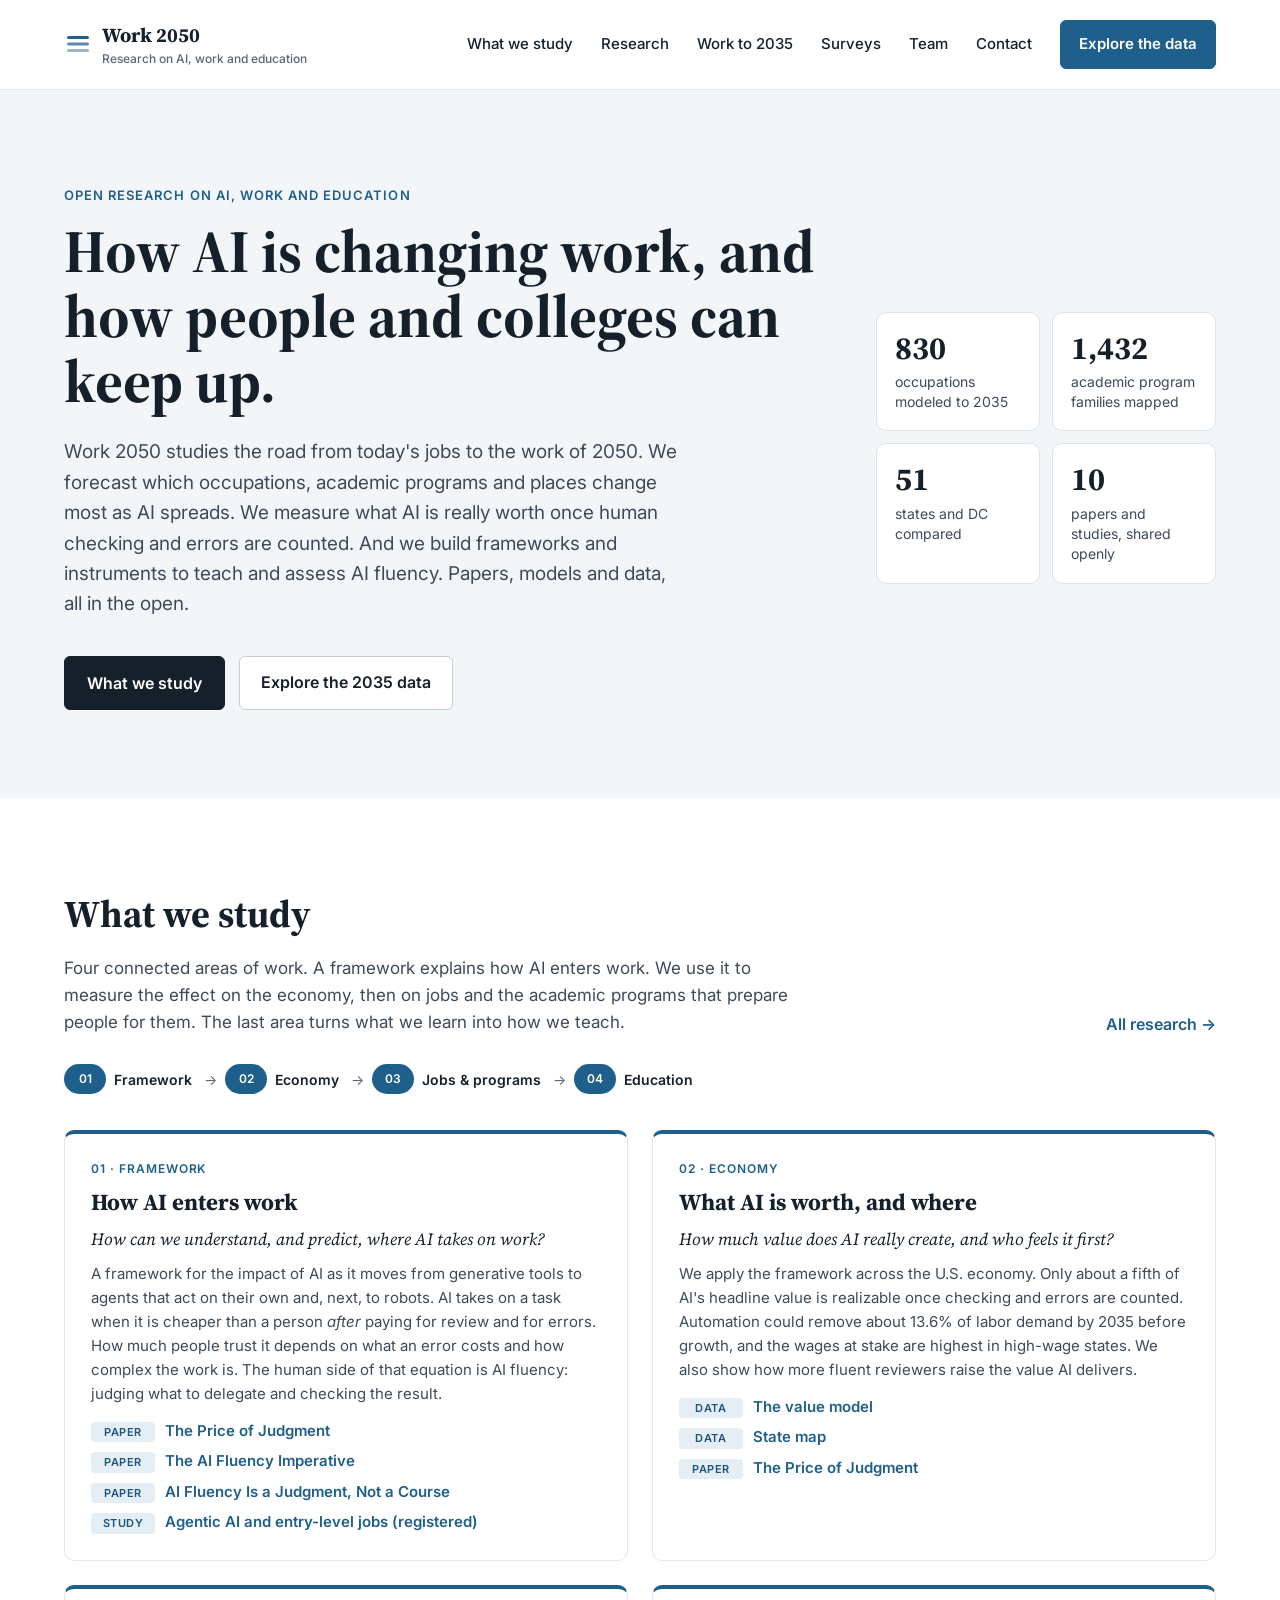
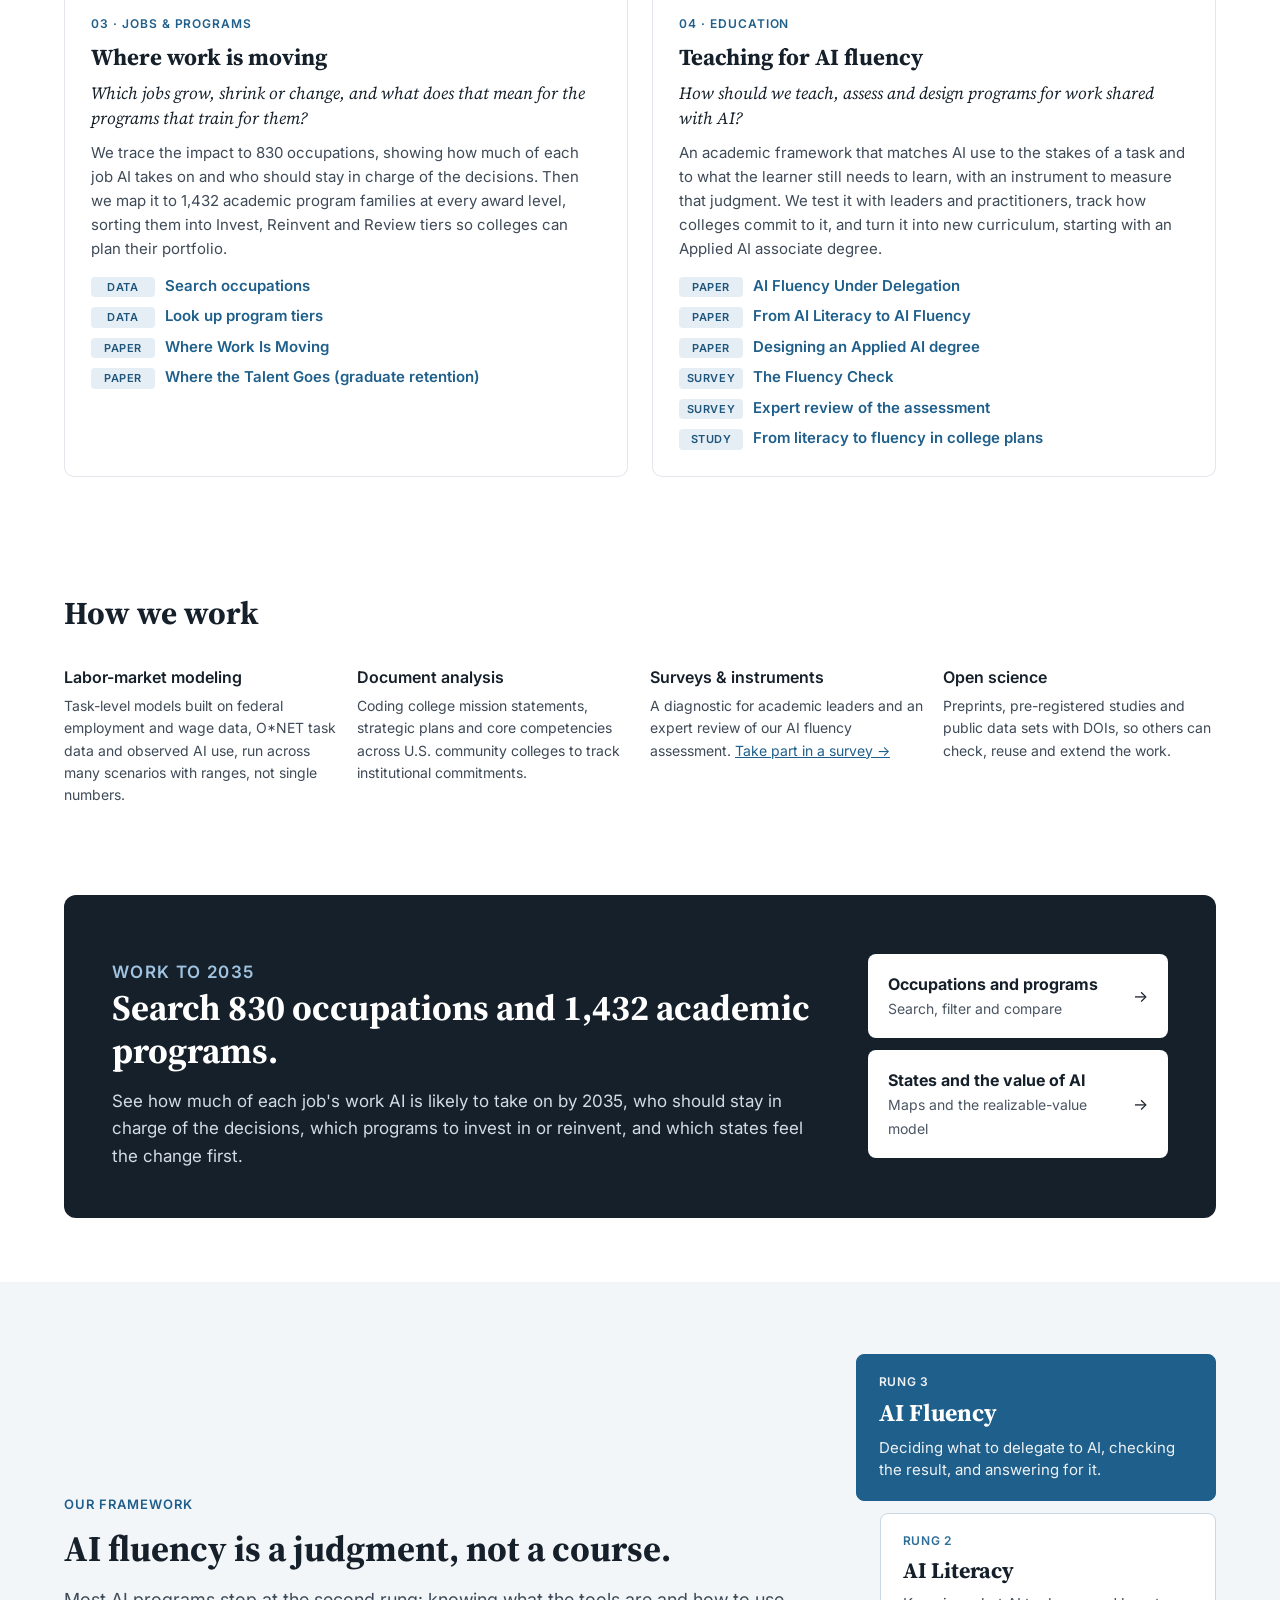
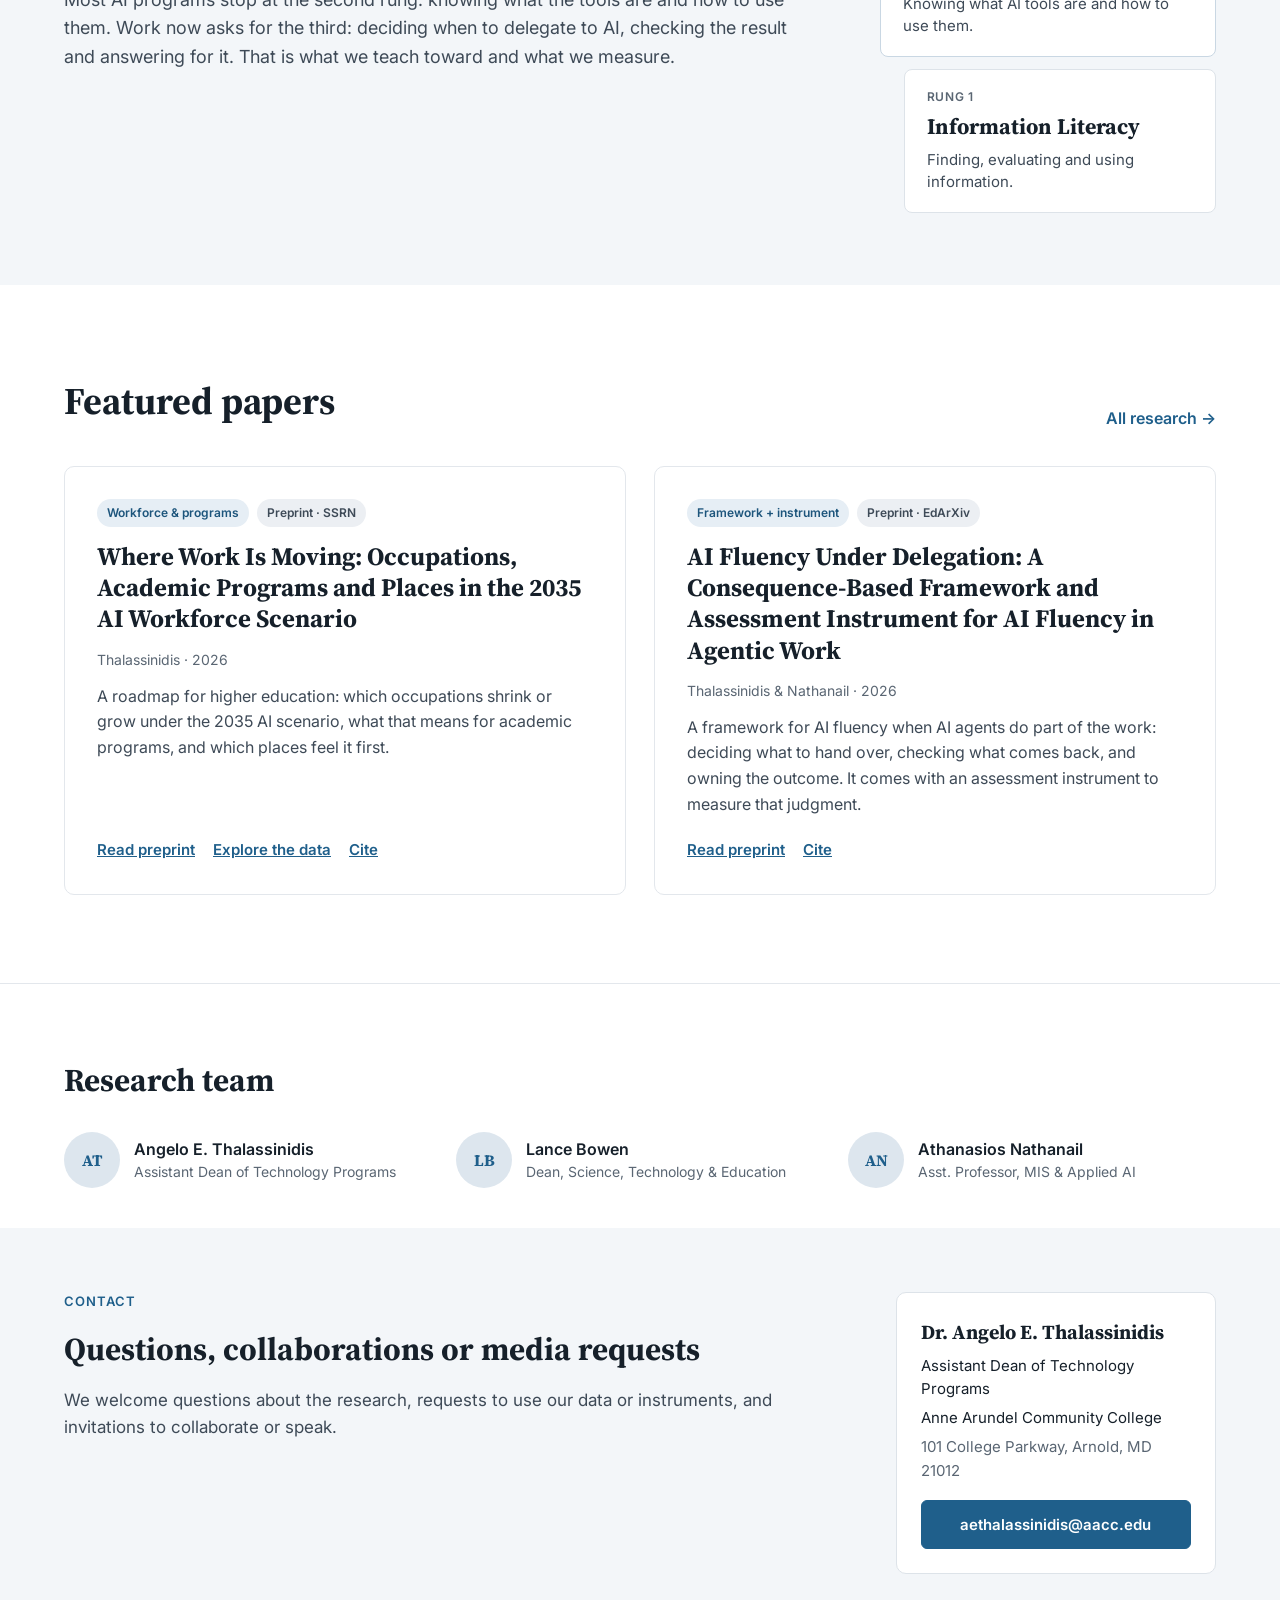
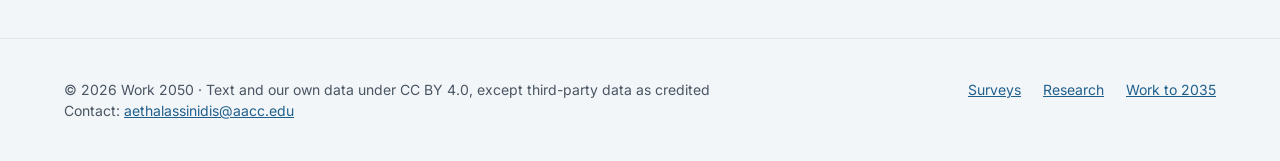
<file: index.html>
<!doctype html>
<html lang="en">
<head>
<meta charset="utf-8">
<meta name="viewport" content="width=device-width, initial-scale=1">
<title>Work 2050 — Research on AI, work and education</title>
<meta name="description" content="Open research on how AI is changing work: labor forecasts by occupation, program and state; the economics of human judgment; and how to teach and measure AI fluency.">
<link rel="preconnect" href="https://fonts.googleapis.com">
<link rel="preconnect" href="https://fonts.gstatic.com" crossorigin>
<link href="https://fonts.googleapis.com/css2?family=Source+Serif+4:opsz,wght@8..60,400;8..60,600;8..60,700&family=Inter:wght@400;500;600&display=swap" rel="stylesheet">
<link rel="stylesheet" href="assets/site.css">
<link rel="icon" href="data:image/svg+xml,%3Csvg xmlns='http://www.w3.org/2000/svg' viewBox='0 0 28 28'%3E%3Crect x='3' y='19' width='22' height='3' rx='1.5' fill='%239DB3C6'/%3E%3Crect x='3' y='12.5' width='22' height='3' rx='1.5' fill='%235D88AC'/%3E%3Crect x='3' y='6' width='22' height='3' rx='1.5' fill='%231F5F8B'/%3E%3C/svg%3E">
</head>
<body>
<a class="skip" href="#main">Skip to content</a>
<header class="site-header">
<div class="wrap">
<a class="brand" href="index.html">
<svg width="28" height="28" viewBox="0 0 28 28" aria-hidden="true"><rect x="3" y="19" width="22" height="3" rx="1.5" fill="#9DB3C6"/><rect x="3" y="12.5" width="22" height="3" rx="1.5" fill="#5D88AC"/><rect x="3" y="6" width="22" height="3" rx="1.5" fill="#1F5F8B"/></svg>
<span>Work 2050<small>Research on AI, work and education</small></span>
</a>
<nav class="nav" aria-label="Main">
<a href="index.html#what-we-study">What we study</a>
<a href="research.html">Research</a>
<a href="work-2035.html">Work to 2035</a>
<a href="surveys.html">Surveys</a>
<a href="index.html#team">Team</a>
<a href="index.html#contact">Contact</a>
<a class="btn btn-primary" href="work-2035.html">Explore the data</a>
</nav>
</div>
</header>

<main id="main">
<section class="band">
<div class="wrap hero">
<div>
<p class="eyebrow">Open research on AI, work and education</p>
<h1>How AI is changing work, and how people and colleges can keep up.</h1>
<p class="lede">Work 2050 studies the road from today's jobs to the work of 2050. We forecast which occupations, academic programs and places change most as AI spreads. We measure what AI is really worth once human checking and errors are counted. And we build frameworks and instruments to teach and assess AI fluency. Papers, models and data, all in the open.</p>
<div class="actions">
<a class="btn btn-dark" href="#what-we-study">What we study</a>
<a class="btn btn-light" href="work-2035.html">Explore the 2035 data</a>
</div>
</div>
<div class="glance" aria-label="The program at a glance">
<div><b>830</b><span>occupations modeled to 2035</span></div>
<div><b>1,432</b><span>academic program families mapped</span></div>
<div><b>51</b><span>states and DC compared</span></div>
<div><b>10</b><span>papers and studies, shared openly</span></div>
</div>
</div>
</section>

<section class="wrap section" id="what-we-study" style="scroll-margin-top: 16px">
<div class="section-head">
<div>
<h2>What we study</h2>
<p class="lede" style="margin: 12px 0 0; font-size: 17px">Four connected areas of work. A framework explains how AI enters work. We use it to measure the effect on the economy, then on jobs and the academic programs that prepare people for them. The last area turns what we learn into how we teach.</p>
</div>
<a href="research.html" style="font-weight: 600; text-decoration: none">All research →</a>
</div>
<ol class="flow" aria-label="How the four areas connect">
<li>Framework</li><li>Economy</li><li>Jobs &amp; programs</li><li>Education</li>
</ol>
<div class="streams">
<article class="stream">
<div class="num">01 · FRAMEWORK</div>
<h3>How AI enters work</h3>
<p class="q">How can we understand, and predict, where AI takes on work?</p>
<p>A framework for the impact of AI as it moves from generative tools to agents that act on their own and, next, to robots. AI takes on a task when it is cheaper than a person <em>after</em> paying for review and for errors. How much people trust it depends on what an error costs and how complex the work is. The human side of that equation is AI fluency: judging what to delegate and checking the result.</p>
<ul>
<li><span class="tag">Paper</span><a href="research.html#judgment">The Price of Judgment</a></li>
<li><span class="tag">Paper</span><a href="research.html#imperative">The AI Fluency Imperative</a></li>
<li><span class="tag">Paper</span><a href="research.html#judgment-course">AI Fluency Is a Judgment, Not a Course</a></li>
<li><span class="tag">Study</span><a href="research.html#prereg">Agentic AI and entry-level jobs (registered)</a></li>
</ul>
</article>
<article class="stream">
<div class="num">02 · ECONOMY</div>
<h3>What AI is worth, and where</h3>
<p class="q">How much value does AI really create, and who feels it first?</p>
<p>We apply the framework across the U.S. economy. Only about a fifth of AI's headline value is realizable once checking and errors are counted. Automation could remove about 13.6% of labor demand by 2035 before growth, and the wages at stake are highest in high-wage states. We also show how more fluent reviewers raise the value AI delivers.</p>
<ul>
<li><span class="tag">Data</span><a href="work-2035.html#value">The value model</a></li>
<li><span class="tag">Data</span><a href="work-2035.html#states">State map</a></li>
<li><span class="tag">Paper</span><a href="research.html#judgment">The Price of Judgment</a></li>
</ul>
</article>
<article class="stream">
<div class="num">03 · JOBS &amp; PROGRAMS</div>
<h3>Where work is moving</h3>
<p class="q">Which jobs grow, shrink or change, and what does that mean for the programs that train for them?</p>
<p>We trace the impact to 830 occupations, showing how much of each job AI takes on and who should stay in charge of the decisions. Then we map it to 1,432 academic program families at every award level, sorting them into Invest, Reinvent and Review tiers so colleges can plan their portfolio.</p>
<ul>
<li><span class="tag">Data</span><a href="work-2035.html#occupations">Search occupations</a></li>
<li><span class="tag">Data</span><a href="work-2035.html#programs">Look up program tiers</a></li>
<li><span class="tag">Paper</span><a href="research.html#moving">Where Work Is Moving</a></li>
<li><span class="tag">Paper</span><a href="research.html#talent">Where the Talent Goes (graduate retention)</a></li>
</ul>
</article>
<article class="stream">
<div class="num">04 · EDUCATION</div>
<h3>Teaching for AI fluency</h3>
<p class="q">How should we teach, assess and design programs for work shared with AI?</p>
<p>An academic framework that matches AI use to the stakes of a task and to what the learner still needs to learn, with an instrument to measure that judgment. We test it with leaders and practitioners, track how colleges commit to it, and turn it into new curriculum, starting with an Applied AI associate degree.</p>
<ul>
<li><span class="tag">Paper</span><a href="research.html#delegation">AI Fluency Under Delegation</a></li>
<li><span class="tag">Paper</span><a href="research.html#literacy-fluency">From AI Literacy to AI Fluency</a></li>
<li><span class="tag">Paper</span><a href="research.html#program">Designing an Applied AI degree</a></li>
<li><span class="tag">Survey</span><a href="fluency-check.html">The Fluency Check</a></li>
<li><span class="tag">Survey</span><a href="expert-review.html">Expert review of the assessment</a></li>
<li><span class="tag">Study</span><a href="research.html#ladder">From literacy to fluency in college plans</a></li>
</ul>
</article>
</div>
</section>

<section class="wrap section">
<h2 style="font-size: 32px">How we work</h2>
<div class="methods">
<div class="method"><h3>Labor-market modeling</h3><p>Task-level models built on federal employment and wage data, O*NET task data and observed AI use, run across many scenarios with ranges, not single numbers.</p></div>
<div class="method"><h3>Document analysis</h3><p>Coding college mission statements, strategic plans and core competencies across U.S. community colleges to track institutional commitments.</p></div>
<div class="method"><h3>Surveys &amp; instruments</h3><p>A diagnostic for academic leaders and an expert review of our AI fluency assessment. <a href="surveys.html">Take part in a survey →</a></p></div>
<div class="method"><h3>Open science</h3><p>Preprints, pre-registered studies and public data sets with DOIs, so others can check, reuse and extend the work.</p></div>
</div>
</section>

<section class="wrap" style="padding-top: 64px; padding-bottom: 64px">
<div class="feature">
<div>
<p class="eyebrow">Work to 2035</p>
<h2>Search 830 occupations and 1,432 academic programs.</h2>
<p>See how much of each job's work AI is likely to take on by 2035, who should stay in charge of the decisions, which programs to invest in or reinvent, and which states feel the change first.</p>
</div>
<div class="feature-links">
<a href="work-2035.html#occupations"><span><strong>Occupations and programs</strong><span>Search, filter and compare</span></span><span aria-hidden="true">→</span></a>
<a href="work-2035.html#states"><span><strong>States and the value of AI</strong><span>Maps and the realizable-value model</span></span><span aria-hidden="true">→</span></a>
</div>
</div>
</section>

<section class="band" id="framework">
<div class="wrap ladder-row" style="padding-top: 72px; padding-bottom: 72px">
<div>
<p class="eyebrow">Our framework</p>
<h2 style="font-size: 36px; line-height: 1.15">AI fluency is a judgment, not a course.</h2>
<p class="lede" style="margin: 16px 0 0">Most AI programs stop at the second rung: knowing what the tools are and how to use them. Work now asks for the third: deciding when to delegate to AI, checking the result and answering for it. That is what we teach toward and what we measure.</p>
</div>
<div class="ladder">
<div class="rung r3"><div class="lvl">RUNG 3</div><div class="nm" style="font-size: 24px">AI Fluency</div><p>Deciding what to delegate to AI, checking the result, and answering for it.</p></div>
<div class="rung r2"><div class="lvl" style="color: #2F6E98">RUNG 2</div><div class="nm">AI Literacy</div><p>Knowing what AI tools are and how to use them.</p></div>
<div class="rung r1"><div class="lvl">RUNG 1</div><div class="nm">Information Literacy</div><p>Finding, evaluating and using information.</p></div>
</div>
</div>
</section>

<section class="wrap section">
<div class="section-head">
<h2>Featured papers</h2>
<a href="research.html" style="font-weight: 600; text-decoration: none">All research →</a>
</div>
<div class="grid-2">
<article class="card">
<div class="chips"><span class="chip chip-blue">Workforce &amp; programs</span><span class="chip chip-gray">Preprint · SSRN</span></div>
<h3>Where Work Is Moving: Occupations, Academic Programs and Places in the 2035 AI Workforce Scenario</h3>
<p class="muted" style="margin: 0; font-size: 14px">Thalassinidis · 2026</p>
<p style="margin: 0; font-size: 16px; line-height: 1.6; color: var(--ink-2)">A roadmap for higher education: which occupations shrink or grow under the 2035 AI scenario, what that means for academic programs, and which places feel it first.</p>
<div class="links"><a href="https://papers.ssrn.com/abstract=7679758">Read preprint</a><a href="work-2035.html">Explore the data</a><a href="research.html#moving">Cite</a></div>
</article>
<article class="card">
<div class="chips"><span class="chip chip-blue">Framework + instrument</span><span class="chip chip-gray">Preprint · EdArXiv</span></div>
<h3>AI Fluency Under Delegation: A Consequence-Based Framework and Assessment Instrument for AI Fluency in Agentic Work</h3>
<p class="muted" style="margin: 0; font-size: 14px">Thalassinidis &amp; Nathanail · 2026</p>
<p style="margin: 0; font-size: 16px; line-height: 1.6; color: var(--ink-2)">A framework for AI fluency when AI agents do part of the work: deciding what to hand over, checking what comes back, and owning the outcome. It comes with an assessment instrument to measure that judgment.</p>
<div class="links"><a href="https://doi.org/10.35542/osf.io/rmdse_v1">Read preprint</a><a href="research.html#delegation">Cite</a></div>
</article>
</div>
</section>

<section id="team" style="border-top: 1px solid var(--line); margin-top: 64px">
<div class="wrap" style="padding-top: 72px; padding-bottom: 40px">
<h2 style="font-size: 32px">Research team</h2>
<div class="team">
<div class="person"><div class="avatar" aria-hidden="true">AT</div><div><div class="nm">Angelo E. Thalassinidis</div><div class="rl">Assistant Dean of Technology Programs</div></div></div>
<div class="person"><div class="avatar" aria-hidden="true">LB</div><div><div class="nm">Lance Bowen</div><div class="rl">Dean, Science, Technology &amp; Education</div></div></div>
<div class="person"><div class="avatar" aria-hidden="true">AN</div><div><div class="nm">Athanasios Nathanail</div><div class="rl">Asst. Professor, MIS &amp; Applied AI</div></div></div>
</div>
</div>
</section>
<section id="contact" class="band" style="scroll-margin-top: 16px">
<div class="wrap" style="padding-top: 64px; padding-bottom: 64px; display: flex; flex-wrap: wrap; gap: 40px; align-items: flex-start">
<div style="flex: 999 1 460px; min-width: 0">
<p class="eyebrow">Contact</p>
<h2 style="font-size: 32px">Questions, collaborations or media requests</h2>
<p class="lede" style="margin: 14px 0 0; font-size: 17px">We welcome questions about the research, requests to use our data or instruments, and invitations to collaborate or speak.</p>
</div>
<address style="flex: 1 1 320px; min-width: 0; font-style: normal; background: #FFFFFF; border: 1px solid #DDE3E9; border-radius: 10px; padding: 24px; display: grid; gap: 6px; font-size: 15px; line-height: 1.55">
<strong style="font-family: var(--serif); font-size: 20px">Dr. Angelo E. Thalassinidis</strong>
<span>Assistant Dean of Technology Programs</span>
<span>Anne Arundel Community College</span>
<span class="muted">101 College Parkway, Arnold, MD 21012</span>
<a class="btn btn-primary" style="margin-top: 12px; text-align: center" href="mailto:aethalassinidis@aacc.edu">aethalassinidis@aacc.edu</a>
</address>
</div>
</section>
</main>

<footer class="site-footer" style="margin-top: 0">
<div class="wrap">
<div>© 2026 Work 2050 · Text and our own data under CC BY 4.0, except third-party data as credited<br>Contact: <a href="mailto:aethalassinidis@aacc.edu">aethalassinidis@aacc.edu</a></div>
<nav aria-label="Footer"><a href="surveys.html">Surveys</a><a href="research.html">Research</a><a href="work-2035.html">Work to 2035</a></nav>
</div>
</footer>
</body>
</html>
</file>
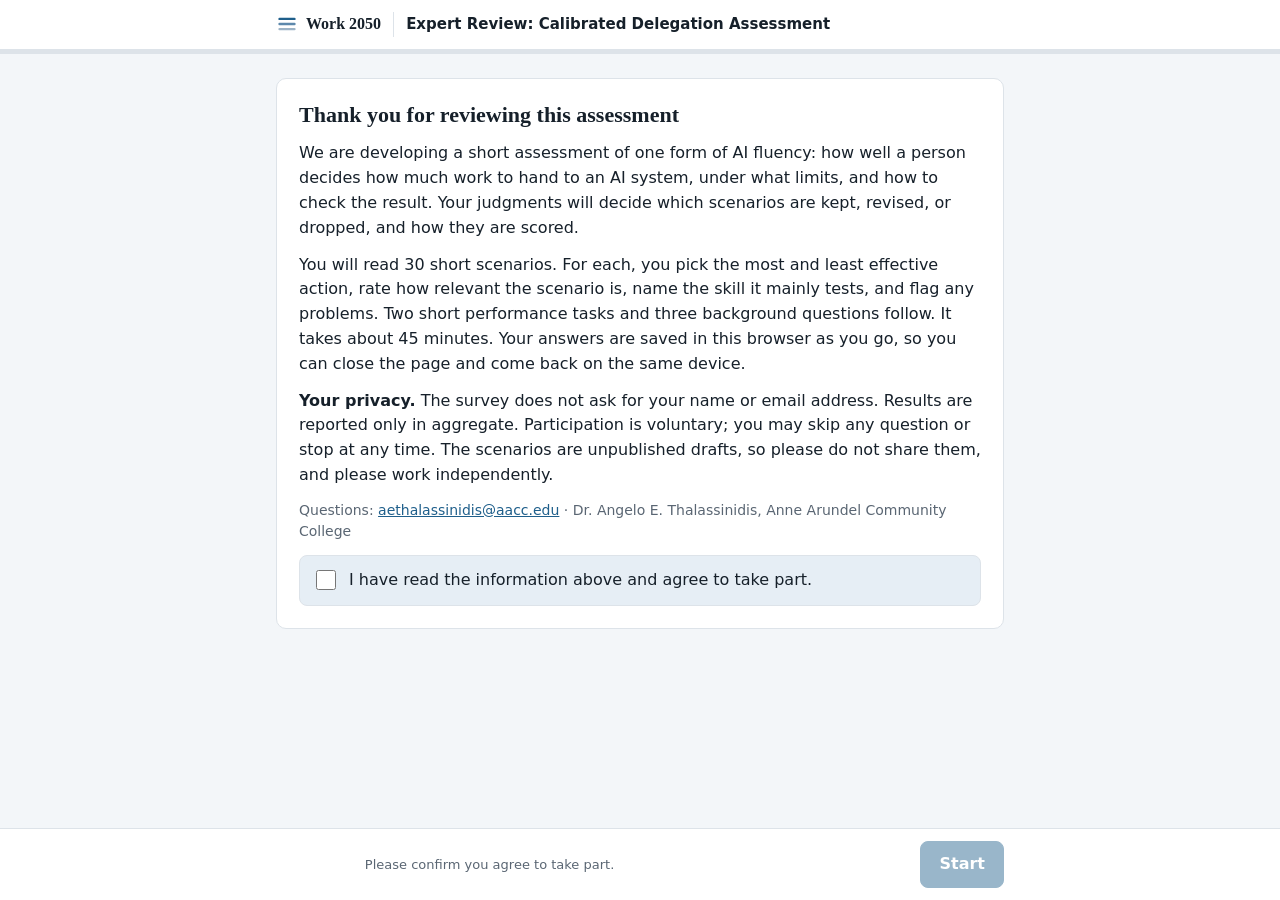
<file: delegation-scenarios.html>
<!doctype html>
<html lang="en"><head><meta charset="utf-8"><meta name="viewport" content="width=device-width, initial-scale=1">
<title>Moved — Work 2050</title><meta name="robots" content="noindex">
<meta http-equiv="refresh" content="0; url=expert-review.html"><link rel="canonical" href="https://work2050.org/expert-review.html"></head>
<body style="font-family: system-ui, sans-serif; padding: 24px">This survey has moved to <a href="expert-review.html">the expert review</a>.</body></html>
</file>
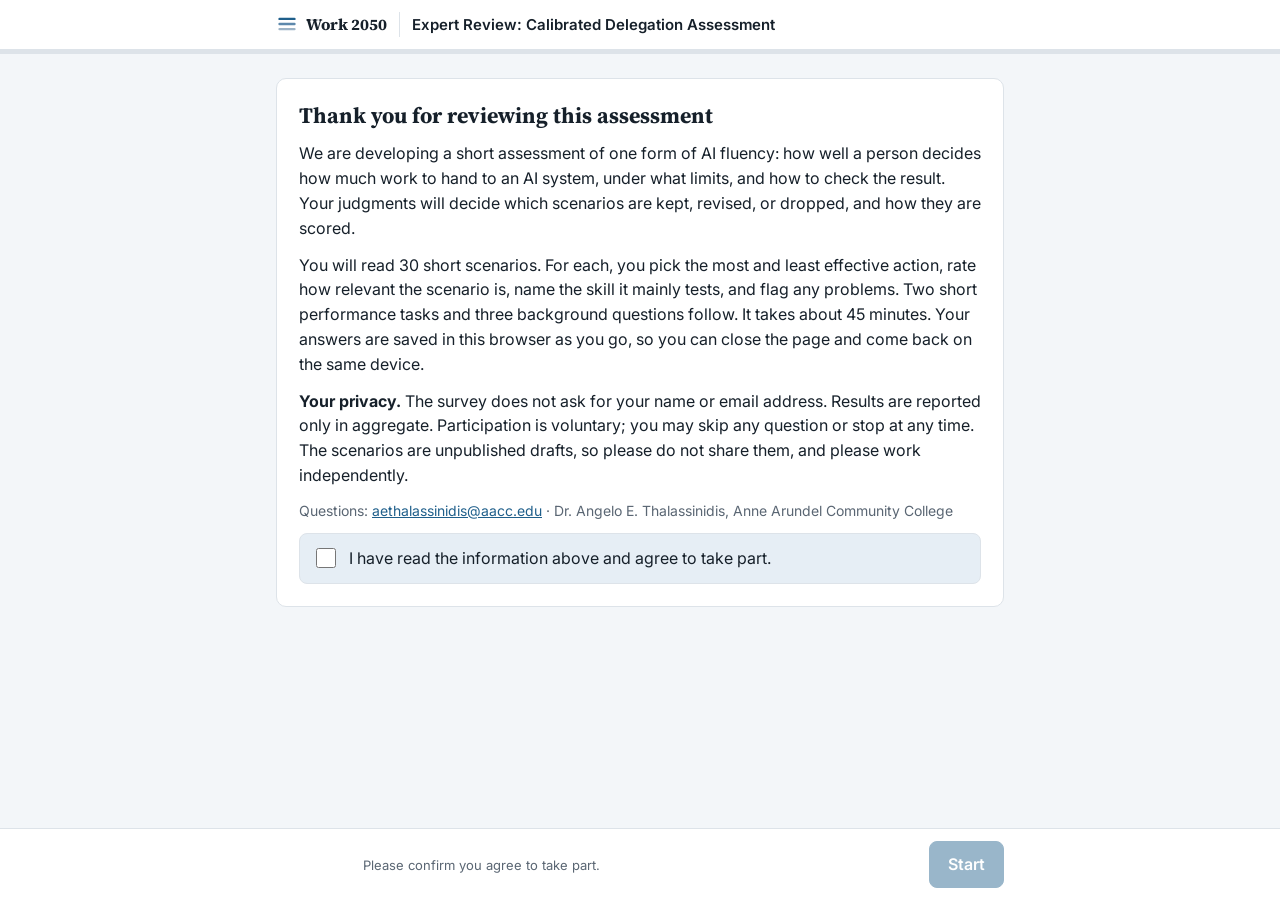
<file: expert-review.html>
<!doctype html>
<html lang="en">
<head>
<meta charset="utf-8">
<meta name="viewport" content="width=device-width, initial-scale=1">
<title>Expert Review: Calibrated Delegation Assessment — Work 2050</title>
<link rel="preconnect" href="https://fonts.googleapis.com">
<link rel="preconnect" href="https://fonts.gstatic.com" crossorigin>
<link href="https://fonts.googleapis.com/css2?family=Source+Serif+4:opsz,wght@8..60,600;8..60,700&family=Inter:wght@400;500;600;700&display=swap" rel="stylesheet">
<link rel="icon" href="data:image/svg+xml,%3Csvg xmlns='http://www.w3.org/2000/svg' viewBox='0 0 28 28'%3E%3Crect x='3' y='19' width='22' height='3' rx='1.5' fill='%239DB3C6'/%3E%3Crect x='3' y='12.5' width='22' height='3' rx='1.5' fill='%235D88AC'/%3E%3Crect x='3' y='6' width='22' height='3' rx='1.5' fill='%231F5F8B'/%3E%3C/svg%3E">
<meta name="robots" content="noindex">
<style>
  :root{
    --ink:#16202A; --muted:#5A6673; --line:#DDE3E9; --bg:#F3F6F9; --card:#ffffff;
    --accent:#1F5F8B; --accent-soft:#E6EEF5; --warn:#9a3412; --warn-soft:#fff4ec; --ok:#166534;
  }
  *{box-sizing:border-box}
  body{margin:0;background:var(--bg);color:var(--ink);font:16px/1.55 Inter,system-ui,-apple-system,"Segoe UI",Roboto,sans-serif}
  h2,h3{font-family:"Source Serif 4",Georgia,serif}
  .brand{display:flex;align-items:center;gap:8px;text-decoration:none;color:var(--ink);font-family:"Source Serif 4",Georgia,serif;font-weight:700;font-size:16px;white-space:nowrap;padding-right:12px;border-right:1px solid var(--line)}
  a{color:var(--accent)}
  header{position:sticky;top:0;z-index:5;background:var(--card);border-bottom:1px solid var(--line)}
  .bar{max-width:760px;margin:0 auto;padding:12px 16px;display:flex;align-items:center;gap:12px}
  .bar h1{font-size:15px;font-weight:600;margin:0;flex:1;white-space:nowrap;overflow:hidden;text-overflow:ellipsis}
  .count{font-size:13px;color:var(--muted);white-space:nowrap}
  .progress{height:4px;background:var(--line)}
  .progress>div{height:100%;width:0;background:var(--accent);transition:width .25s}
  main{max-width:760px;margin:0 auto;padding:24px 16px 120px}
  .card{background:var(--card);border:1px solid var(--line);border-radius:10px;padding:22px;margin-bottom:16px}
  h2{font-size:22px;line-height:1.3;margin:0 0 12px}
  h3{font-size:16px;margin:0 0 8px}
  p{margin:0 0 12px}
  .muted{color:var(--muted);font-size:14px}
  ul.defs{padding-left:20px;margin:0 0 12px} ul.defs li{margin-bottom:6px}
  .stem{font-size:17px;margin-bottom:16px}
  table.opts{width:100%;border-collapse:collapse}
  table.opts th{font-size:12px;text-transform:uppercase;letter-spacing:.04em;color:var(--muted);font-weight:600;text-align:center;padding:0 4px 6px}
  table.opts th:nth-child(2){text-align:left}
  table.opts td{border-top:1px solid var(--line);padding:12px 4px;vertical-align:top}
  td.letter{font-weight:700;width:28px;color:var(--accent)}
  td.pick{width:64px;text-align:center}
  td.pick input{width:20px;height:20px;accent-color:var(--accent);cursor:pointer;margin-top:2px}
  tr.is-best td.text{background:#eef6ef} tr.is-worst td.text{background:var(--warn-soft)}
  .q{margin-top:20px}
  .q-label{font-weight:600;margin-bottom:8px;display:block}
  .seg{display:grid;grid-template-columns:repeat(4,1fr);gap:8px}
  .seg label{border:1px solid var(--line);border-radius:8px;padding:10px 8px;cursor:pointer;font-size:14px;text-align:center;background:#fff}
  .seg label small{display:block;color:var(--muted);font-size:12px;margin-top:2px}
  .seg input{position:absolute;opacity:0;pointer-events:none}
  .seg label:has(input:checked){border-color:var(--accent);background:var(--accent-soft);box-shadow:inset 0 0 0 1px var(--accent)}
  .seg label:has(input:focus-visible){outline:2px solid var(--accent);outline-offset:2px}
  .checks label{display:flex;gap:10px;align-items:flex-start;padding:6px 0;cursor:pointer}
  .checks input{width:18px;height:18px;margin-top:3px;accent-color:var(--accent)}
  textarea{width:100%;min-height:80px;border:1px solid var(--line);border-radius:8px;padding:10px;font:inherit;resize:vertical}
  select{width:100%;border:1px solid var(--line);border-radius:8px;padding:10px;font:inherit;background:#fff}
  .consent{display:flex;gap:10px;align-items:flex-start;padding:12px;border:1px solid var(--line);border-radius:8px;background:var(--accent-soft);cursor:pointer}
  .consent input{width:20px;height:20px;margin-top:2px;accent-color:var(--accent)}
  nav.footer{position:fixed;bottom:0;left:0;right:0;background:var(--card);border-top:1px solid var(--line)}
  nav.footer .in{max-width:760px;margin:0 auto;padding:12px 16px;display:flex;gap:12px;align-items:center}
  nav.footer .msg{flex:1;font-size:13px;color:var(--muted)}
  button{font:inherit;border-radius:8px;padding:10px 18px;cursor:pointer;border:1px solid var(--line);background:#fff;color:var(--ink)}
  button.primary{background:var(--accent);border-color:var(--accent);color:#fff;font-weight:600}
  button:disabled{opacity:.45;cursor:not-allowed}
  .note{border-left:3px solid var(--warn);background:var(--warn-soft);padding:10px 12px;border-radius:4px;font-size:14px;margin-top:12px}
  .task-block{border-top:1px solid var(--line);padding-top:16px;margin-top:16px}
  .task-block:first-of-type{border-top:0;padding-top:0;margin-top:0}
  .task-body p{margin-bottom:8px;font-size:15px}
  .hp{position:absolute;left:-9999px;width:1px;height:1px;overflow:hidden}
  .jump{display:flex;flex-wrap:wrap;gap:6px;margin-top:8px}
  .jump button{padding:4px 8px;font-size:13px;min-width:38px}
  .jump button.done{background:var(--accent-soft);border-color:var(--accent)}
  @media (max-width:420px){ .bar h1{font-size:13px} }
  @media (max-width:560px){
    .seg{grid-template-columns:repeat(2,1fr)}
    td.pick{width:44px}
    .eff{display:none}
    table.opts td{padding:10px 2px}
    .card{padding:16px}
    h2{font-size:19px}
  }
</style>
</head>
<body>
<header>
  <div class="bar"><a class="brand" href="index.html" aria-label="Work 2050 home"><svg width="22" height="22" viewBox="0 0 28 28" aria-hidden="true"><rect x="3" y="19" width="22" height="3" rx="1.5" fill="#9DB3C6"/><rect x="3" y="12.5" width="22" height="3" rx="1.5" fill="#5D88AC"/><rect x="3" y="6" width="22" height="3" rx="1.5" fill="#1F5F8B"/></svg>Work 2050</a><h1>Expert Review: Calibrated Delegation Assessment</h1><span class="count" id="count"></span></div>
  <div class="progress"><div id="prog"></div></div>
</header>
<main id="main"></main>
<nav class="footer"><div class="in">
  <button id="back">Back</button>
  <span class="msg" id="msg"></span>
  <button class="primary" id="next">Next</button>
</div></nav>

<script>
// ---- Configuration -------------------------------------------------------
const ENDPOINT = "https://script.google.com/macros/s/AKfycbwKUMcSt0HNLmGMuJcJHfLGz3CJcgHGmQHCCcrhn2C08LFqmRmoTH7o3lmtfNmFePAt/exec";        // Apps Script web app (/exec) URL
const CONTACT = "aethalassinidis@aacc.edu";
const STORE = "cda_expert_review_v1";
const DATA = {"scenarios": [{"n": 1, "stem": "You are a student in an introductory statistics course. Your homework asks you to run a simple regression on a provided dataset and interpret the results. An AI assistant can run the analysis and write the interpretation.", "opts": {"A": "Set up and run the analysis yourself, write your interpretation, and then ask the AI to critique your interpretation.", "B": "Have the AI run the analysis, then check the assumption plots and confirm the coefficients make sense given the data.", "C": "Have the AI run the analysis and write the interpretation.", "D": "Run and interpret the analysis without any AI assistance."}}, {"n": 2, "stem": "An AI agent can manage your work calendar and schedule internal meetings with colleagues on your behalf.", "opts": {"A": "Allow the agent to propose and accept internal meetings within your working hours, but require your approval before it moves an existing meeting or accepts one with someone outside the organization.", "B": "Let the agent schedule meetings freely, and instruct it to use good judgment.", "C": "Schedule every meeting yourself by email.", "D": "Let the agent accept, decline, or move any meeting as it sees fit."}}, {"n": 3, "stem": "You are a developer with eight years of experience. A loop in an internal reporting script you maintain fails one of its tests, and an AI assistant built into your editor can propose a fix immediately.", "opts": {"A": "Accept the AI's fix and move on.", "B": "Trace the loop by hand, form a hypothesis about the error, and then compare it with the AI's explanation.", "C": "Have the AI propose a fix, review the change, and rerun the tests.", "D": "Avoid the AI entirely and work through the problem alone."}}, {"n": 4, "stem": "You are a charge nurse. An AI system summarizes the 40 shift logs on your unit each night for the morning handoff. You want to know whether it ever omits medication administration times.", "opts": {"A": "Read three summaries each morning to check that they are clear and complete.", "B": "Ask the AI system whether any medication entries were left out.", "C": "For a random sample of logs each week, compare every medication entry in the source log with the summary, and record any discrepancies.", "D": "Reread every summary carefully before each handoff."}}, {"n": 5, "stem": "Your help desk receives about 200 tickets a week. An AI tool can categorize each ticket and route it to the right support queue.", "opts": {"A": "Let the tool route tickets automatically, and review a weekly report of tickets that support staff had to reroute.", "B": "Approve each routing decision before the ticket moves to a queue.", "C": "Let the tool route tickets, and ask it to report its own accuracy each week.", "D": "Let the tool route tickets and also send users troubleshooting steps it generates, without staff review."}}, {"n": 6, "stem": "An AI assistant has summarized a new state regulation that changes financial aid eligibility. Advisors will use the summary when counseling students next week.", "opts": {"A": "Verify each eligibility rule in the summary against the text of the regulation, and check whether any exceptions were omitted.", "B": "Check that the summary is clear and written in an appropriate tone for advisors.", "C": "Ask the assistant to cite the sections of the regulation it relied on, and accept the summary if citations are provided.", "D": "Send the summary to advisors with a note that it was AI-generated."}}, {"n": 7, "stem": "You are a nursing student on a clinical rotation, working under a preceptor. You are assigned to complete the medication reconciliation for a newly admitted patient. An AI tool can generate a reconciled medication list from the patient's records.", "opts": {"A": "Have the AI generate the list, then verify each line against the source records and sign it.", "B": "Have the AI generate the reconciled list, and accept it.", "C": "Complete the reconciliation yourself and do not use the AI.", "D": "Complete the reconciliation yourself from the source records, have the AI flag any discrepancies in your list, and review both with your preceptor."}}, {"n": 8, "stem": "An AI agent has reorganized the 2,000 files in your personal project folder into subfolders by date and topic. It kept a backup of the original folder.", "opts": {"A": "Delete the backup now to save space.", "B": "Ask the agent to confirm that it did not misplace any files.", "C": "Check where every one of the 2,000 files went.", "D": "Open a sample of subfolders to confirm the files landed sensibly, and keep the backup for a week."}}, {"n": 9, "stem": "Your team meets weekly to coordinate routine work. An AI tool can summarize each meeting from the recording and post the summary to the team channel.", "opts": {"A": "Compare every summary line by line against your own notes before it is posted.", "B": "Have the tool rate its confidence in each summary, and post only the high-confidence ones.", "C": "Let the tool post the summaries directly, and ask attendees to correct anything they see is wrong.", "D": "Let the tool post the summaries and also assign action items, with deadlines, to named team members."}}, {"n": 10, "stem": "You are a staff accountant. An AI agent reconciles the month's bank transactions and proposes journal entries to close the books.", "opts": {"A": "Let the agent post routine matched entries below a set dollar threshold, and require your approval for unmatched items, entries above the threshold, and anything affecting a prior period.", "B": "Approve every journal entry individually.", "C": "Let the agent post all entries, and review the trial balance at month end.", "D": "Let the agent post all entries and flag the ones it is unsure about."}}, {"n": 11, "stem": "An AI security agent triaged 500 overnight alerts. It escalated 20 and closed 480 as false positives.", "opts": {"A": "Re-investigate all 480 closed alerts.", "B": "Ask the agent to re-review its closures and confirm them.", "C": "Investigate the 20 escalated alerts; the agent has handled the rest.", "D": "Re-investigate a random sample of the closed alerts plus every closed alert involving a privileged account."}}, {"n": 12, "stem": "You are a data analyst in your college's institutional research office. A dean has asked for a simple regression on a routine dataset, of a kind you have run many times. An AI assistant can run the analysis and write the interpretation.", "opts": {"A": "Set up and run the analysis yourself, write your interpretation, and then ask the AI to critique your interpretation.", "B": "Have the AI run the analysis, then check the assumption plots and confirm the coefficients make sense given the data.", "C": "Have the AI run the analysis and write the interpretation.", "D": "Run and interpret the analysis without any AI assistance."}}, {"n": 13, "stem": "You are a pharmacy technician at a retail pharmacy. While processing a new prescription, you use an AI assistant to check for interactions with the patient's other medications. It reports no interactions.", "opts": {"A": "Ignore the AI assistant and check every prescription in printed references.", "B": "Confirm the result in the pharmacy's validated interaction-checking system, and route any flagged or unusual combination to the pharmacist for review.", "C": "Ask the AI assistant the same question a second time, and proceed if both answers agree.", "D": "Proceed with filling the prescription, since the AI found no interactions."}}, {"n": 14, "stem": "An AI tool has translated a short item for your department's internal staff newsletter into Spanish.", "opts": {"A": "Hire a professional translator.", "B": "Ask a bilingual colleague to skim the translation for meaning errors.", "C": "Translate the Spanish version back into English with the same tool, and compare.", "D": "Publish the translation without any check."}}, {"n": 15, "stem": "You teach three sections of an introductory course. An AI tool connected to your learning management system can send students a weekly reminder of upcoming due dates.", "opts": {"A": "Let the tool send the reminders and also answer students' emails about grades and extensions.", "B": "Write and send each weekly reminder yourself.", "C": "Have the tool draft each reminder, then edit and send each one yourself.", "D": "Let the tool send reminders automatically from your template, using due dates pulled from the course calendar, and glance at one sent message each week."}}, {"n": 16, "stem": "You are an academic advisor. An AI agent can text currently enrolled students who have not yet registered for next term, reminding them of the registration deadline.", "opts": {"A": "Approve each text before it is sent.", "B": "Let the agent send approved reminder templates to unregistered students.", "C": "Let the agent send reminders and also recommend which courses each student should take.", "D": "Turn the agent off and post the deadline on the college website instead."}}, {"n": 17, "stem": "For a personal side project, an AI assistant suggests a regular expression to validate the email field on a sign-up form.", "opts": {"A": "Test the expression on a handful of valid and invalid addresses, including a few unusual cases.", "B": "Read the expression and check that it looks right.", "C": "Ignore the suggestion and write your own expression from scratch.", "D": "Ask the assistant whether the expression is correct."}}, {"n": 18, "stem": "Your team's automated test suite has 14 failing tests. You want an AI coding agent to fix them before Friday's release.", "opts": {"A": "Let the agent commit directly to the main branch, and instruct it never to break existing functionality.", "B": "Fix all 14 tests yourself without the agent.", "C": "Let the agent commit directly to the main branch once all tests pass.", "D": "Let the agent work in a separate branch, modify only application and test files, prohibit it from changing the build configuration or deleting tests, and require it to open a pull request for human review."}}, {"n": 19, "stem": "You are an accounts-payable clerk. Your office is piloting an AI agent that reads vendor invoices from a shared inbox and can schedule payments in the accounting system.", "opts": {"A": "Allow the agent to pay every invoice it receives, and instruct it to flag anything that looks suspicious.", "B": "Allow the agent to pay any invoice that matches an open purchase order up to $5,000, route all others to you, and prohibit it from adding vendors or changing vendor bank details.", "C": "Allow the agent to pay every invoice it receives so vendors are paid on time, and review its payment report weekly.", "D": "Use the agent only to draft payment entries, and enter every payment yourself."}}, {"n": 20, "stem": "You are in the third week of an introductory programming course. A loop in your homework fails one of the provided test cases, and an AI assistant built into your editor can propose a fix immediately.", "opts": {"A": "Accept the AI's fix and move on.", "B": "Trace the loop by hand, form a hypothesis about the error, and then compare it with the AI's explanation.", "C": "Have the AI propose a fix, review the change, and rerun the tests.", "D": "Avoid the AI entirely and work through the problem alone."}}, {"n": 21, "stem": "You are a senior accountant with 12 years of experience. As part of a routine monthly task, you must reconcile a month of bank statement entries against a cash ledger. An AI tool can perform the reconciliation.", "opts": {"A": "Do the reconciliation by hand and do not use the AI.", "B": "Have the AI reconcile the accounts, then review the unmatched items and spot-check several matched ones.", "C": "Do the reconciliation by hand, then compare your result with the AI's and investigate any differences.", "D": "Have the AI reconcile the accounts, and accept its result."}}, {"n": 22, "stem": "You manage the front desk of a busy outpatient clinic. When a provider calls out sick, an AI agent could rebook that provider's patients.", "opts": {"A": "Give the agent full calendar access, and instruct it to prioritize the sickest patients.", "B": "Let the agent reschedule, cancel, or reassign patients to other providers as it judges best.", "C": "Have the agent produce a list of affected patients, and have staff call each patient to rebook.", "D": "Allow the agent to rebook patients only into the same provider's open slots within seven days, never cancel scheduled procedures, notify patients with approved templates, and escalate any patient flagged as urgent to staff."}}, {"n": 23, "stem": "An AI tool has formatted the 45 references in an early draft of your course paper. The draft will be revised twice more before submission.", "opts": {"A": "Ask the tool whether the formatting is correct.", "B": "Recheck all 45 references against the style guide, which will take about two hours.", "C": "Spot-check a few references against the style guide.", "D": "Accept the formatting and never check it, including at final submission."}}, {"n": 24, "stem": "You are a junior IT administrator at a mid-sized college. An AI agent with directory administration rights has identified 340 user accounts as inactive and proposes to disable them tonight. It reports 99% confidence in its classification. Several of the accounts belong to adjunct faculty who teach only in spring.", "opts": {"A": "Approve the batch; the agent's confidence is high, and inactive accounts are a security risk.", "B": "Ask the agent to re-check its list and confirm the result before approving.", "C": "Verify a sample of the accounts against HR and course-assignment records, exclude any category the sample shows to be misclassified, and approve the remainder with your sign-off.", "D": "Cancel the operation and review all 340 accounts manually."}}, {"n": 25, "stem": "You are a registered nurse with 15 years of experience. You are completing the medication reconciliation for a newly admitted patient. An AI tool can generate a reconciled medication list from the patient's records.", "opts": {"A": "Have the AI generate the list, then verify each line against the source records and sign it.", "B": "Have the AI generate the reconciled list, and accept it.", "C": "Complete the reconciliation yourself and do not use the AI.", "D": "Complete the reconciliation yourself from the source records, have the AI flag any discrepancies in your list, and review both with a colleague."}}, {"n": 26, "stem": "You support a college computer lab. You plan to let an AI agent install security patches on 60 lab workstations overnight so the lab is ready for morning classes.", "opts": {"A": "Give the agent administrator rights on all 60 machines and instruct it to be careful and avoid disrupting users.", "B": "Restrict the agent to the lab subnet and vendor-approved patches, allow reboots only after 1 a.m., and have it stop and alert you if more than three machines fail their post-patch checks.", "C": "Skip the agent and patch the machines yourself over the course of the week.", "D": "Give the agent administrator rights on all 60 machines and let it patch and reboot them as needed."}}, {"n": 27, "stem": "Your department's shared drive keeps running out of space because of old temporary files. An AI-assisted cleanup tool can delete files on a schedule.", "opts": {"A": "Allow the tool to delete files only in the temp folder that are older than 30 days, keep a log, and retain deleted files in the recycle bin for seven days.", "B": "Have the tool list candidate files each week, and delete them yourself.", "C": "Review and delete files manually once a month.", "D": "Allow the tool to delete any file it judges unnecessary anywhere on the drive."}}, {"n": 28, "stem": "An AI assistant has built a three-year revenue forecast in a spreadsheet for your department's budget request to the vice president.", "opts": {"A": "Rebuild the entire forecast by hand.", "B": "Ask the assistant to explain its assumptions, and accept the forecast if the explanation is reasonable.", "C": "Change one key input, such as enrollment, by 10% and confirm the outputs move in the expected direction and magnitude, then trace two figures back to the source data.", "D": "Read the forecast narrative and confirm that the numbers look reasonable."}}, {"n": 29, "stem": "You are a student in your first accounting course. For homework, you must reconcile a month of bank statement entries against a cash ledger. An AI tool can perform the reconciliation.", "opts": {"A": "Do the reconciliation by hand and do not use the AI.", "B": "Have the AI reconcile the accounts, then review the unmatched items and spot-check several matched ones.", "C": "Do the reconciliation by hand, then compare your result with the AI's and investigate any differences.", "D": "Have the AI reconcile the accounts, and submit its result."}}, {"n": 30, "stem": "You are an HR specialist conducting a workplace misconduct investigation. An AI tool can summarize the recorded witness interviews, and the summaries will go into the employee's personnel file.", "opts": {"A": "Have the tool produce the summaries, and have a second AI tool check them before filing.", "B": "Let the tool produce the summaries and file them directly.", "C": "Write every summary yourself without the tool.", "D": "Have the tool draft each summary, compare it against the recording, correct it, and sign it before filing."}}], "tasks_intro": "The second component of the assessment observes auditing directly. Each task has three phases. The respondent first completes part of the task without AI (attempt). They then receive an AI-generated version of the full output (check). That version contains four planted errors and two elements that are correct but unexpected. Finally, the respondent produces a final version and justifies each change they made or declined to make (reconcile). Scoring separates the ability to distinguish real errors from correct content from the general tendency to accept or challenge AI output.", "task1": "Task 1: Operational data summary\nMaterials: a one-page table of help-desk ticket volumes for one semester, by month and category. Respondent task: write a short memo summarizing the main patterns for a department head. Planted errors in the AI memo:\nOmission: a large mid-semester spike in one ticket category is not mentioned.\nInconsistency with the source: one monthly total in the memo does not match the table.\nUnsupported inference: the memo attributes a rise in tickets to a new learning management system, which the data do not show.\nNumerical error: a percentage change is computed incorrectly (for example, reported as 18% when it is 28%).\nCorrect but unexpected elements: a sharp decline in password-reset tickets (true in the data), and a median reported instead of a mean (appropriate given an outlier month).", "task2": "Task 2: Procedure from source documentation\nMaterials: a two-page excerpt from an equipment manual for a laboratory device. Respondent task: draft a one-page cleaning and maintenance procedure for student lab assistants. Planted errors in the AI procedure:\nOmission: the step requiring the device to be powered off and unplugged before cleaning is missing.\nInconsistency with the source: the maximum cleaning-solution temperature differs from the manual.\nUnsupported inference: the procedure specifies a monthly inspection interval that the manual does not state.\nNumerical error: a unit conversion is wrong.\nCorrect but unexpected elements: two steps appear in a different order than in the manual, which is acceptable because they are independent; and a requirement that seems excessive but is in the manual."};

const DIMS = [
  ["Bounding","Limits set in advance"],["Allocating","Sign-off placed by stakes"],
  ["Auditing","Testing output for errors"],["Withholding","Protecting skill-building"]];
const REL = [[1,"Not relevant"],[2,"Major revision"],[3,"Minor revision"],[4,"Highly relevant"]];
const PROBLEMS = ["Wording is unclear","More than one answer is defensible","Situation is not realistic","Dimension does not fit","Other"];
const TASK_QS = [["Realism","Is the task realistic?"],["Difficulty of planted errors","Is the difficulty of the planted errors appropriate?"],
  ["Fairness","Is it fair to respondents without specialized training?"],["Relevance to Auditing","How well does it assess the Auditing dimension?"]];
const RATE4 = [[1,"Poor"],[2,"Fair"],[3,"Good"],[4,"Excellent"]];
const BACKGROUND = {
  "B1 Primary expertise":["Teaching or instructional design involving AI","Educational assessment or measurement","Professional use of AI tools in practice","Other"],
  "B2 Field or industry":["Higher education","Information technology or cybersecurity","Health care","Business, accounting, or operations","Software development","Other"],
  "B3 Years of professional experience":["3-5","6-10","11-20","More than 20"]};
const N = DATA.scenarios.length;

// ---- State ---------------------------------------------------------------
function freshState(){
  return {page:0, consent:false, website:"", responseId:(crypto.randomUUID?crypto.randomUUID():String(Date.now())+Math.random()),
    started:null, scenarios:DATA.scenarios.map(()=>({best:"",worst:"",relevance:null,dimension:"",problems:[],comments:""})),
    tasks:{}, background:{}, submitted:false};
}
let S = freshState();
try { const saved = JSON.parse(localStorage.getItem(STORE)||"null"); if (saved && saved.scenarios && saved.scenarios.length===N) S = saved; } catch(e) {}
function save(){ try { localStorage.setItem(STORE, JSON.stringify(S)); } catch(e) {} }

// Pages: 0 welcome, 1 how to rate, 2..N+1 scenarios, N+2 tasks, N+3 background, N+4 review, N+5 thanks
const P_GUIDE=1, P_FIRST=2, P_TASKS=N+2, P_BG=N+3, P_REVIEW=N+4, P_DONE=N+5;

const $ = (s,el=document)=>el.querySelector(s);
const esc = s=>String(s).replace(/[&<>"']/g,c=>({"&":"&amp;","<":"&lt;",">":"&gt;",'"':"&quot;","'":"&#39;"}[c]));
const paras = t=>t.split("\n").map(l=>`<p>${esc(l)}</p>`).join("");

function seg(name, opts, current, small){
  return `<div class="seg" role="radiogroup">` + opts.map(([v,l])=>
    `<label><input type="radio" name="${name}" value="${esc(v)}" ${String(current)===String(v)?"checked":""}>${small?`<strong>${esc(v)}</strong><small>${esc(l)}</small>`:esc(l)}</label>`).join("") + `</div>`;
}

// ---- Renderers -----------------------------------------------------------
function renderWelcome(){
  return `<div class="card">
    <h2>Thank you for reviewing this assessment</h2>
    <p>We are developing a short assessment of one form of AI fluency: how well a person decides how much work to hand to an AI system, under what limits, and how to check the result. Your judgments will decide which scenarios are kept, revised, or dropped, and how they are scored.</p>
    <p>You will read ${N} short scenarios. For each, you pick the most and least effective action, rate how relevant the scenario is, name the skill it mainly tests, and flag any problems. Two short performance tasks and three background questions follow. It takes about 45 minutes. Your answers are saved in this browser as you go, so you can close the page and come back on the same device.</p>
    <p><strong>Your privacy.</strong> The survey does not ask for your name or email address. Results are reported only in aggregate. Participation is voluntary; you may skip any question or stop at any time. The scenarios are unpublished drafts, so please do not share them, and please work independently.</p>
    <p class="muted">Questions: <a href="mailto:${esc(CONTACT)}">${esc(CONTACT)}</a> · Dr. Angelo E. Thalassinidis, Anne Arundel Community College</p>
    <div class="hp" aria-hidden="true"><label>Website <input id="website" tabindex="-1" autocomplete="off" value="${esc(S.website)}"></label></div>
    <label class="consent"><input type="checkbox" id="consent" ${S.consent?"checked":""}> <span>I have read the information above and agree to take part.</span></label>
  </div>`;
}

function renderGuide(){
  return `<div class="card">
    <h2>How to rate the scenarios</h2>
    <p>A good decision about AI use weighs two things. <strong>Consequence</strong> is the cost of an undetected error: how much harm, how hard to reverse, how far it reaches, and whether responsibility can be handed off at all. <strong>Developmental value</strong> is how much doing the task yourself builds the skills you need to supervise it later. It depends on the person as well as the task.</p>
    <p>Each scenario mainly tests one of four behaviors:</p>
    <ul class="defs">
      <li><strong>Bounding:</strong> setting in advance what the AI may do without intervention (permissions, scope, limits, stop conditions).</li>
      <li><strong>Allocating:</strong> placing human sign-off according to the stakes, where errors would be costly or irreversible.</li>
      <li><strong>Auditing:</strong> testing AI output by trying to find what is wrong with it, rather than reading it for plausibility.</li>
      <li><strong>Withholding:</strong> holding back or reshaping AI use when it would bypass skills the person still needs to build.</li>
    </ul>
    <p>Over-delegating and under-delegating both count as mistakes: checking low-stakes work more than it warrants wastes attention that high-stakes work needs.</p>
    <p>Some scenarios describe the same task performed by different people; this is intentional. If your choice would depend on details the scenario does not give, choose based on the most likely reading and say so in the comments.</p>
  </div>`;
}

function renderScenario(i){
  const s = DATA.scenarios[i], a = S.scenarios[i];
  const rows = ["A","B","C","D"].map(L=>`<tr class="${a.best===L?"is-best":""} ${a.worst===L?"is-worst":""}">
      <td class="letter">${L}</td><td class="text">${esc(s.opts[L])}</td>
      <td class="pick"><input type="radio" name="best" value="${L}" aria-label="${L} most effective" ${a.best===L?"checked":""}></td>
      <td class="pick"><input type="radio" name="worst" value="${L}" aria-label="${L} least effective" ${a.worst===L?"checked":""}></td></tr>`).join("");
  return `<div class="card">
    <p class="muted">Scenario ${i+1} of ${N}</p>
    <div class="stem">${esc(s.stem)}</div>
    <table class="opts"><thead><tr><th></th><th>Action</th><th>Most<span class="eff"><br>effective</span></th><th>Least<span class="eff"><br>effective</span></th></tr></thead><tbody>${rows}</tbody></table>
    <div class="q"><span class="q-label">How relevant is this scenario to the skill described at the start?</span>${seg("relevance",REL,a.relevance,true)}</div>
    <div class="q"><span class="q-label">Which behavior does it mainly test?</span>${seg("dimension",DIMS,a.dimension,true)}</div>
    <div class="q"><span class="q-label">Any problems with this scenario? <span class="muted">(tick all that apply)</span></span>
      <div class="checks">${PROBLEMS.map(p=>`<label><input type="checkbox" name="problems" value="${esc(p)}" ${a.problems.includes(p)?"checked":""}> ${esc(p)}</label>`).join("")}</div></div>
    <div class="q"><label class="q-label" for="comments">Comments <span class="muted">(optional)</span></label>
      <textarea id="comments" name="comments" placeholder="What would make this scenario better? A missing option, an unrealistic detail, an option that is too obviously right or wrong…">${esc(a.comments)}</textarea></div>
  </div>`;
}

function renderTasks(){
  const block = (key, text)=>{
    const lines = text.split("\n");
    return `<div class="task-block"><h3>${esc(lines[0])}</h3><div class="task-body">${paras(lines.slice(1).join("\n"))}</div>
      ${TASK_QS.map(([q,help])=>`<div class="q"><span class="q-label">${esc(help)}</span>${seg(key+" "+q,RATE4,S.tasks[key+" "+q],true)}</div>`).join("")}
      <div class="q"><label class="q-label" for="${key}s">Suggestions <span class="muted">(optional)</span></label>
      <textarea id="${key}s" data-task="${key} Suggestions">${esc(S.tasks[key+" Suggestions"]||"")}</textarea></div></div>`;
  };
  return `<div class="card"><h2>Performance tasks</h2><div class="task-body">${paras(DATA.tasks_intro)}</div>
    <p class="muted">Rate each task from 1 (poor) to 4 (excellent).</p></div>
    <div class="card">${block("T1",DATA.task1)}${block("T2",DATA.task2)}</div>`;
}

function renderBackground(){
  return `<div class="card"><h2>About your background</h2><p class="muted">Used only to describe the panel as a group.</p>
    ${Object.entries(BACKGROUND).map(([k,opts])=>`<div class="q"><label class="q-label" for="${esc(k)}">${esc(k.replace(/^B\d /,""))}</label>
      <select id="${esc(k)}" data-bg="${esc(k)}"><option value="">Choose…</option>${opts.map(o=>`<option ${S.background[k]===o?"selected":""}>${esc(o)}</option>`).join("")}</select></div>`).join("")}
  </div>`;
}

function renderReview(){
  const done = S.scenarios.map(a=>!!(a.best&&a.worst&&a.relevance&&a.dimension));
  const n = done.filter(Boolean).length;
  return `<div class="card"><h2>Ready to submit</h2>
    <p>You have completed <strong>${n} of ${N}</strong> scenarios (most and least effective, relevance, and behavior all answered).</p>
    ${n<N?`<p class="muted">Incomplete scenarios are not shaded below. You can submit anyway, or select a number to go back to it.</p>`:""}
    <div class="jump">${done.map((d,i)=>`<button data-jump="${i}" class="${d?"done":""}">${i+1}</button>`).join("")}</div>
    <p class="muted" style="margin-top:16px">After you submit, your answers cannot be changed.</p>
    <div id="submitError"></div>
  </div>`;
}

function renderDone(){
  return `<div class="card"><h2>Thank you</h2><p>Your review has been submitted. If panel agreement is low on some scenarios, we may send a short follow-up with revised items.</p>
    <p class="muted">Questions: <a href="mailto:${esc(CONTACT)}">${esc(CONTACT)}</a></p></div>`;
}

// ---- Navigation ----------------------------------------------------------
function render(){
  const p = S.submitted ? P_DONE : S.page;
  const m = $("#main");
  m.innerHTML = p===0?renderWelcome():p===P_GUIDE?renderGuide():p<P_TASKS?renderScenario(p-P_FIRST):
    p===P_TASKS?renderTasks():p===P_BG?renderBackground():p===P_REVIEW?renderReview():renderDone();
  bind(p);
  const inScen = p>=P_FIRST && p<P_TASKS;
  $("#count").textContent = inScen ? `Scenario ${p-P_FIRST+1} of ${N}` : "";
  $("#prog").style.width = (Math.min(p,P_REVIEW)/P_REVIEW*100)+"%";
  $("#back").style.visibility = (p===0||p===P_DONE)?"hidden":"visible";
  $("#next").style.visibility = p===P_DONE?"hidden":"visible";
  $("#next").textContent = p===0?"Start":p===P_REVIEW?"Submit":"Next";
  $("#next").disabled = p===0 && !S.consent;
  $("#msg").textContent = p===0&&!S.consent?"Please confirm you agree to take part.":"";
  window.scrollTo(0,0);
}

function bind(p){
  if (p===0){
    $("#consent").addEventListener("change",e=>{S.consent=e.target.checked; save(); render();});
    $("#website").addEventListener("input",e=>{S.website=e.target.value; save();});
  }
  if (p>=P_FIRST && p<P_TASKS){
    const a = S.scenarios[p-P_FIRST], m=$("#main");
    m.querySelectorAll("input[name=best],input[name=worst]").forEach(el=>el.addEventListener("change",e=>{
      const k=e.target.name, other=k==="best"?"worst":"best";
      a[k]=e.target.value; if (a[other]===a[k]) a[other]="";
      save(); render();
    }));
    m.querySelectorAll("input[name=relevance]").forEach(el=>el.addEventListener("change",e=>{a.relevance=Number(e.target.value); save();}));
    m.querySelectorAll("input[name=dimension]").forEach(el=>el.addEventListener("change",e=>{a.dimension=e.target.value; save();}));
    m.querySelectorAll("input[name=problems]").forEach(el=>el.addEventListener("change",()=>{
      a.problems=[...m.querySelectorAll("input[name=problems]:checked")].map(x=>x.value); save();}));
    $("#comments").addEventListener("input",e=>{a.comments=e.target.value; save();});
  }
  if (p===P_TASKS){
    $("#main").querySelectorAll("input[type=radio]").forEach(el=>el.addEventListener("change",e=>{S.tasks[e.target.name]=Number(e.target.value); save();}));
    $("#main").querySelectorAll("textarea[data-task]").forEach(el=>el.addEventListener("input",e=>{S.tasks[e.target.dataset.task]=e.target.value; save();}));
  }
  if (p===P_BG){
    $("#main").querySelectorAll("select[data-bg]").forEach(el=>el.addEventListener("change",e=>{S.background[e.target.dataset.bg]=e.target.value; save();}));
  }
  if (p===P_REVIEW){
    $("#main").querySelectorAll("[data-jump]").forEach(b=>b.addEventListener("click",()=>{S.page=P_FIRST+Number(b.dataset.jump); save(); render();}));
  }
}

function startClock(){ if (!S.started) { S.started = Date.now(); save(); } }

$("#back").addEventListener("click",()=>{ if (S.page>0){ S.page--; save(); render(); }});
$("#next").addEventListener("click",()=>{
  if (S.page===0 && !S.consent) return;
  if (S.page===0) startClock();
  if (S.page===P_REVIEW) return submit();
  S.page++; save(); render();
});

// ---- Submission ----------------------------------------------------------
async function submit(){
  const btn=$("#next"); btn.disabled=true; btn.textContent="Submitting…";
  const payload = {
    consent:S.consent, website:S.website, responseId:S.responseId,
    minutes: S.started ? (Date.now()-S.started)/60000 : null,
    scenarios:S.scenarios.map(a=>({best:a.best,worst:a.worst,relevance:a.relevance,dimension:a.dimension,problems:a.problems,comments:a.comments})),
    tasks:S.tasks, background:S.background };
  try {
    const res = await fetch(ENDPOINT,{method:"POST",body:JSON.stringify(payload)}); // text/plain: no CORS preflight
    const out = await res.json();
    if (!out.ok) throw new Error(out.error||"not saved");
    S.submitted=true; save(); render();
  } catch(err){
    btn.disabled=false; btn.textContent="Submit";
    const box=$("#submitError");
    box.innerHTML = `<div class="note">Your answers could not be sent (${esc(err.message)}). They are still saved in this browser. Please check your connection and try again. If it keeps failing, <a href="#" id="dl">download your answers</a> and email the file to ${esc(CONTACT)}.</div>`;
    $("#dl").addEventListener("click",e=>{e.preventDefault();
      const url=URL.createObjectURL(new Blob([JSON.stringify(payload,null,1)],{type:"application/json"}));
      const a=document.createElement("a"); a.href=url; a.download="cda_review_answers.json"; a.click(); URL.revokeObjectURL(url);});
  }
}

render();
</script>
</body>
</html>
</file>
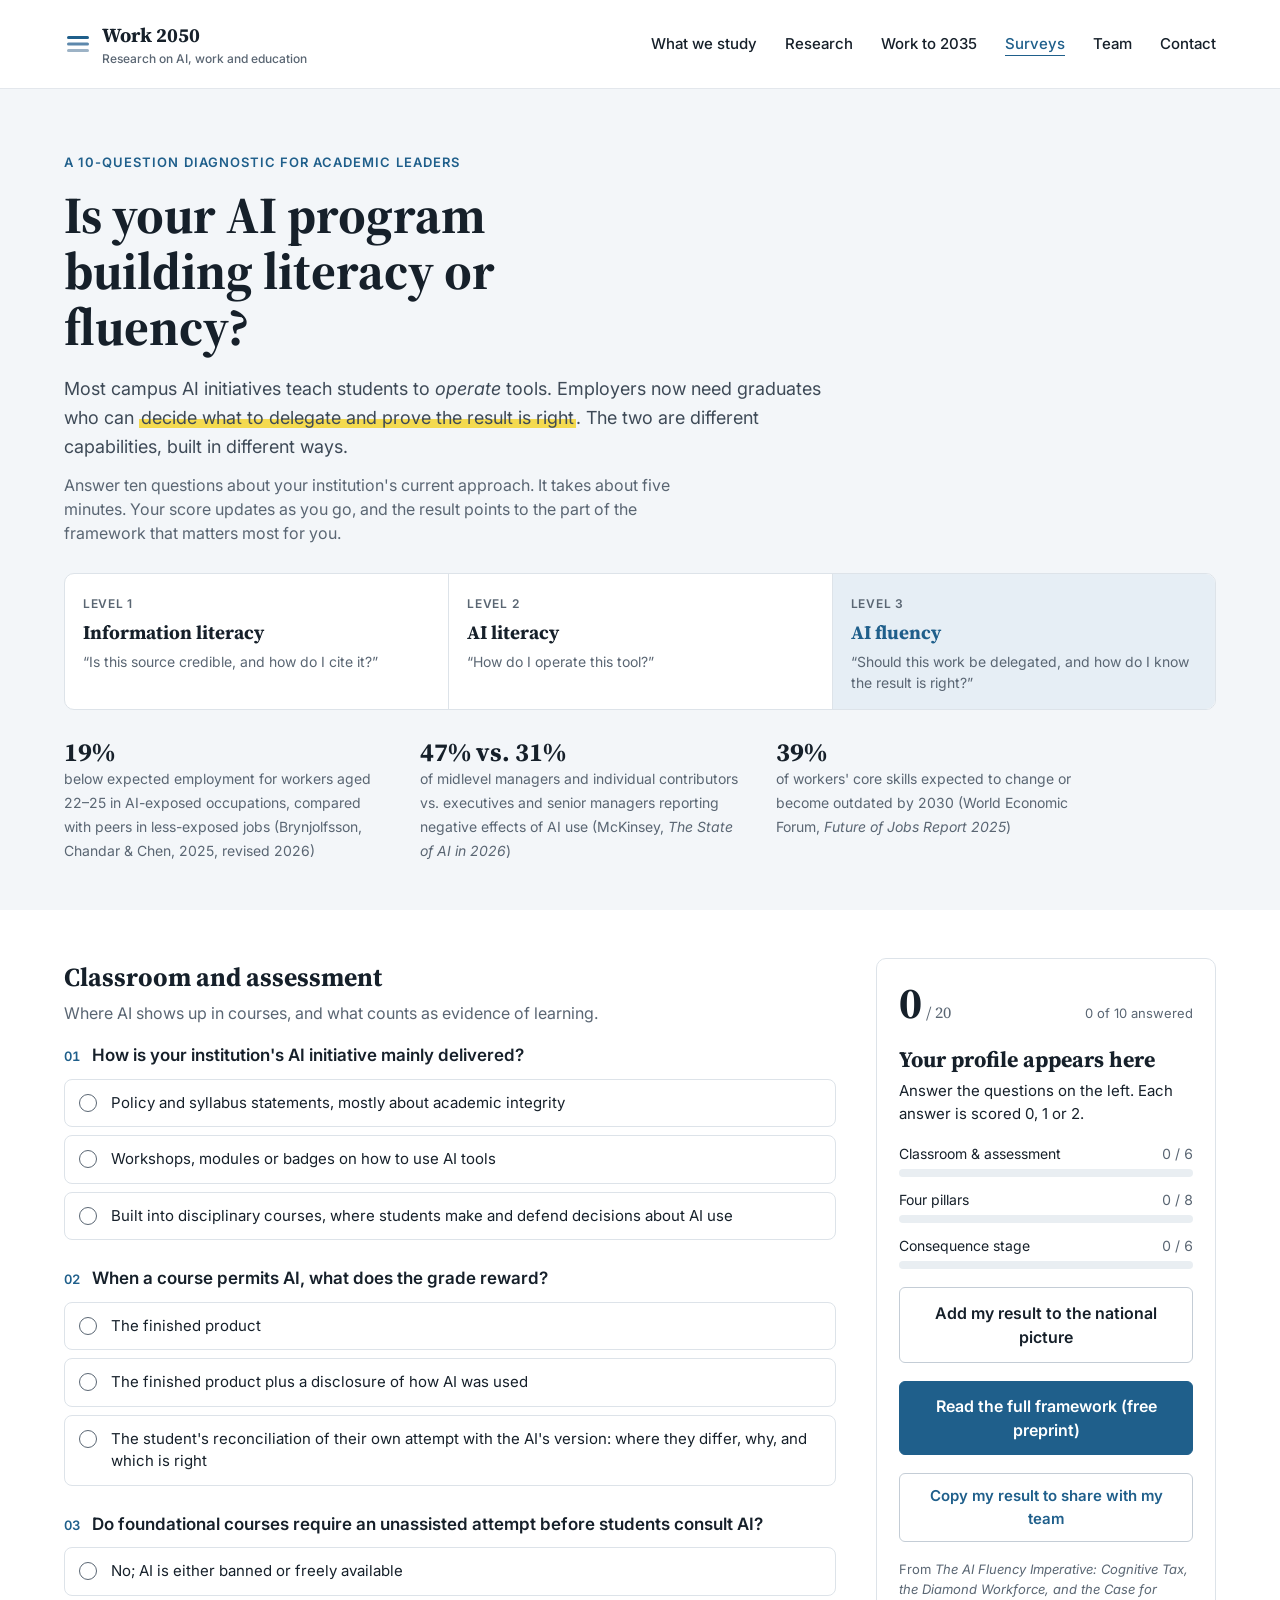
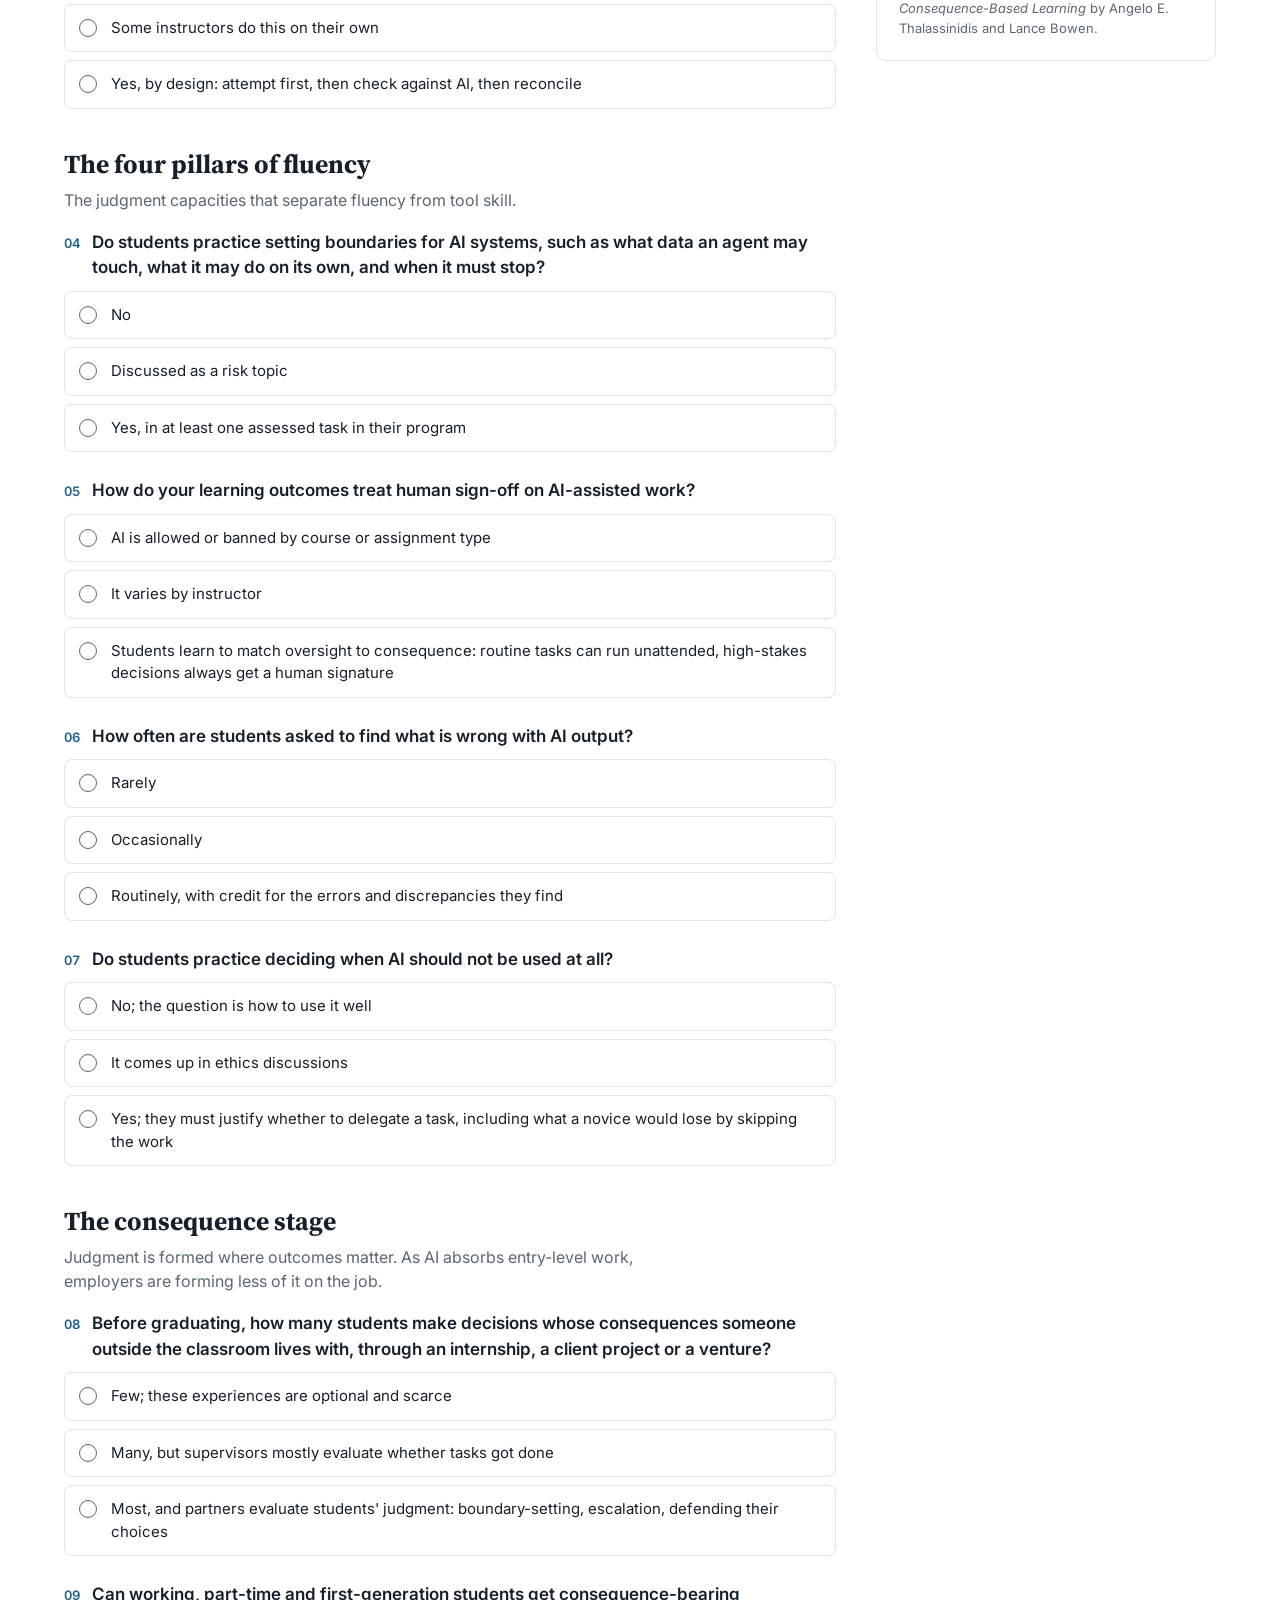
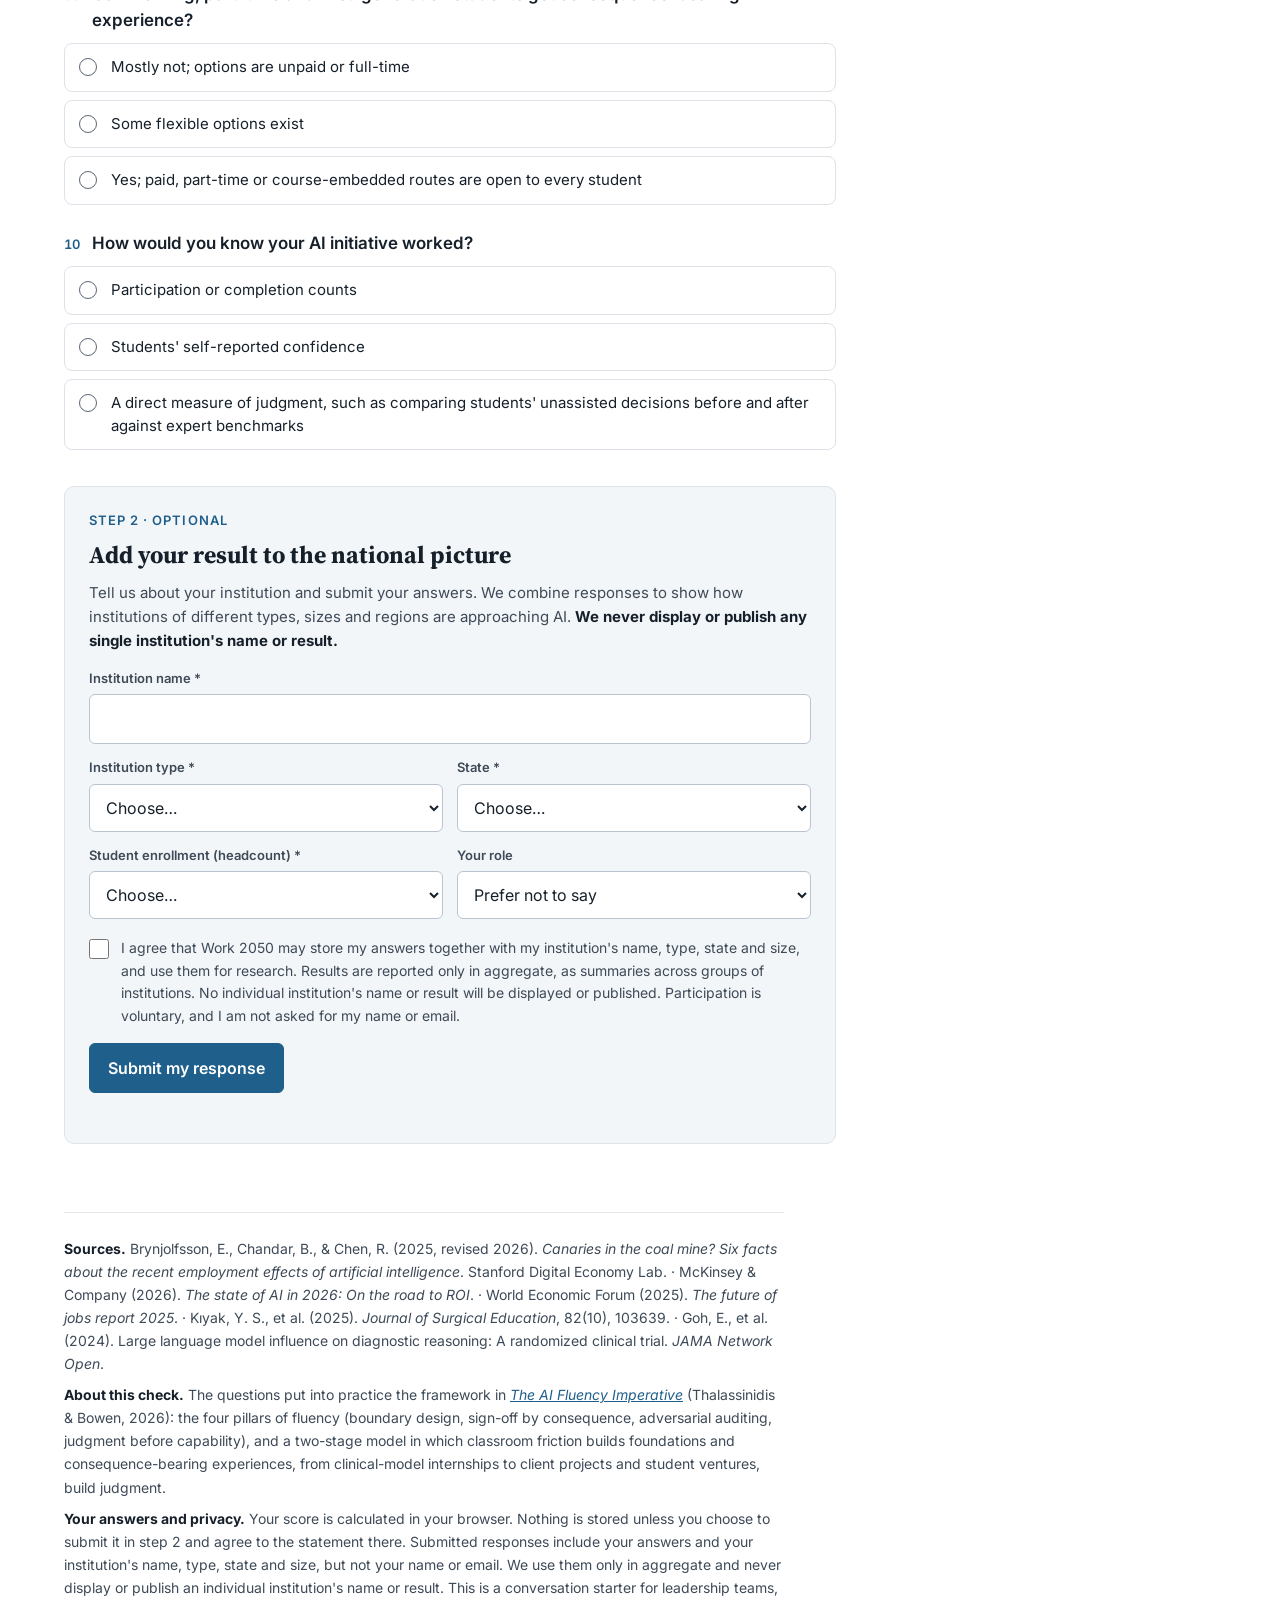
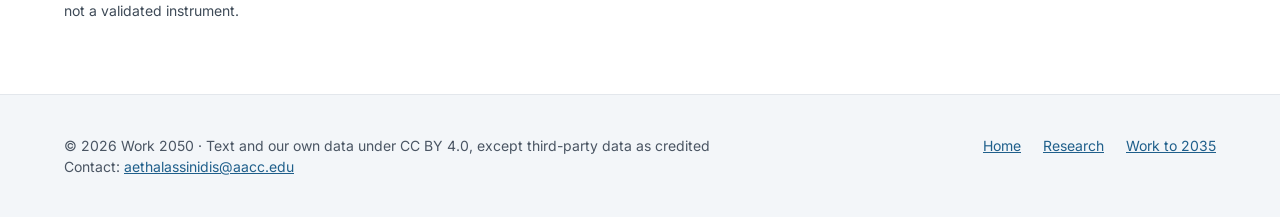
<file: fluency-check.html>
<!doctype html>
<html lang="en">
<head>
<meta charset="utf-8">
<meta name="viewport" content="width=device-width, initial-scale=1">
<title>The Fluency Check — Work 2050</title>
<meta name="description" content="A 10-question diagnostic for academic leaders: is your institution's AI program building literacy or fluency?">
<link rel="preconnect" href="https://fonts.googleapis.com">
<link rel="preconnect" href="https://fonts.gstatic.com" crossorigin>
<link href="https://fonts.googleapis.com/css2?family=Source+Serif+4:opsz,wght@8..60,400;8..60,600;8..60,700&family=Inter:wght@400;500;600&display=swap" rel="stylesheet">
<link rel="stylesheet" href="assets/site.css">
<link rel="icon" href="data:image/svg+xml,%3Csvg xmlns='http://www.w3.org/2000/svg' viewBox='0 0 28 28'%3E%3Crect x='3' y='19' width='22' height='3' rx='1.5' fill='%239DB3C6'/%3E%3Crect x='3' y='12.5' width='22' height='3' rx='1.5' fill='%235D88AC'/%3E%3Crect x='3' y='6' width='22' height='3' rx='1.5' fill='%231F5F8B'/%3E%3C/svg%3E">
<style>
.hl { background: linear-gradient(transparent 58%, #F4DA4F 58%); padding: 0 .1em; }
.fc-ladder { display: grid; grid-template-columns: repeat(3, minmax(0, 1fr)); border: 1px solid #DDE3E9; border-radius: 10px; background: #FFFFFF; overflow: hidden; margin-top: 28px; }
.fc-ladder > div { padding: 16px 18px; border-left: 1px solid #DDE3E9; min-width: 0; }
.fc-ladder > div:first-child { border-left: 0; }
.fc-ladder .lvl { font-size: 12px; font-weight: 600; letter-spacing: 0.06em; color: var(--ink-3); }
.fc-ladder strong { display: block; font-family: var(--serif); font-size: 19px; margin-top: 4px; }
.fc-ladder q { display: block; color: var(--ink-3); font-size: 14px; margin-top: 4px; }
.fc-ladder .target { background: #E6EEF5; }
.fc-ladder .target strong { color: var(--blue); }
.fc-stats { margin-top: 28px; display: flex; flex-wrap: wrap; gap: 14px 36px; }
.fc-stats div { max-width: 32ch; min-width: 0; }
.fc-stats b { display: block; font-family: var(--serif); font-size: 26px; line-height: 1.1; }
.fc-stats span { font-size: 14px; color: var(--ink-3); }
.fc-grid { display: grid; grid-template-columns: minmax(0, 1fr) 340px; gap: 40px; align-items: start; padding-top: 48px; padding-bottom: 32px; }
.part { margin-bottom: 36px; }
.part h2 { font-size: 26px; margin-bottom: 4px; }
.part > p { margin: 0 0 18px; color: var(--ink-3); max-width: 62ch; }
fieldset { border: 0; margin: 0 0 26px; padding: 0; min-width: 0; }
legend { padding: 0; margin-bottom: 10px; font-weight: 600; font-size: 17px; display: flex; gap: 12px; align-items: baseline; }
legend .qn { font-size: 13px; font-weight: 600; color: var(--blue); flex: none; font-variant-numeric: tabular-nums; }
.opts { display: grid; gap: 8px; }
.opt { position: relative; }
.opt input { position: absolute; opacity: 0; width: 1px; height: 1px; }
.opt label { display: grid; grid-template-columns: 20px minmax(0, 1fr); gap: 12px; align-items: start; padding: 12px 14px; border: 1px solid #DDE3E9; border-radius: 8px; background: #FFFFFF; cursor: pointer; font-size: 15px; line-height: 1.5; }
.opt label::before { content: ""; width: 18px; height: 18px; margin-top: 2px; border: 1.5px solid var(--ink-3); border-radius: 50%; box-sizing: border-box; }
.opt label:hover { border-color: var(--blue); }
.opt input:checked + label { border-color: var(--blue); background: #E6EEF5; }
.opt input:checked + label::before { border-color: var(--blue); background: radial-gradient(var(--blue) 0 4px, transparent 5px); }
.opt input:focus-visible + label { outline: 2px solid var(--blue); outline-offset: 2px; }
.why { display: none; margin: 8px 2px 0; font-size: 14px; color: var(--ink-3); }
fieldset.answered .why { display: block; }
.sheet { position: sticky; top: 20px; background: #FFFFFF; border: 1px solid #DDE3E9; border-radius: 10px; padding: 22px; display: grid; gap: 18px; }
.score-row { display: flex; align-items: baseline; justify-content: space-between; gap: 12px; }
.score { font-family: var(--serif); font-size: 44px; font-weight: 700; line-height: 1; font-variant-numeric: tabular-nums; }
.score small { font-size: 16px; font-weight: 400; color: var(--ink-3); }
.progress { font-size: 13px; color: var(--ink-3); }
.level { margin: 0; font-family: var(--serif); font-size: 22px; font-weight: 700; }
.level-text { margin: 4px 0 0; font-size: 15px; }
.dims { display: grid; gap: 12px; }
.dim-head { display: flex; justify-content: space-between; gap: 8px; font-size: 14px; }
.dim-head span:last-child { color: var(--ink-3); font-variant-numeric: tabular-nums; }
.dbar { height: 8px; background: #E9EEF2; border-radius: 4px; overflow: hidden; margin-top: 5px; }
.dbar i { display: block; height: 100%; width: 0; background: var(--blue); border-radius: 4px; transition: width .3s ease; }
.dim.weak .dbar i { background: #E2B714; }
.dim.weak .dim-head span:first-child::after { content: " · weakest"; color: var(--ink-3); font-size: 13px; }
.advice { border-top: 1px solid var(--line); padding-top: 16px; font-size: 15px; }
.advice p { margin: 0; }
.status { font-size: 13px; color: var(--ink-3); min-height: 1.2em; margin: -6px 0 0; }
.copy-btn { font: inherit; font-size: 15px; font-weight: 600; background: #FFFFFF; color: var(--blue); border: 1px solid var(--line-2); border-radius: 6px; padding: 11px 14px; min-height: 44px; cursor: pointer; }
#copyFallback { width: 100%; font: inherit; font-size: 14px; border: 1px solid var(--line-2); border-radius: 6px; padding: 8px; }
.optional { border: 1px solid #DDE3E9; border-radius: 10px; padding: 24px; background: var(--tint); margin-bottom: 36px; scroll-margin-top: 16px; }
.form-grid { margin-top: 16px; display: grid; grid-template-columns: repeat(2, minmax(0, 1fr)); gap: 14px; }
.form-grid .field.wide { grid-column: 1 / -1; }
.consent { margin-top: 18px; display: grid; grid-template-columns: 22px minmax(0, 1fr); gap: 10px; align-items: start; font-size: 14px; line-height: 1.6; color: var(--ink-2); }
.consent input { width: 20px; height: 20px; margin: 2px 0 0; accent-color: var(--blue); }
.status.ok { color: #1E6B3A; font-weight: 600; }
.status.err { color: #8E2A10; }
@media (max-width: 620px) { .form-grid { grid-template-columns: minmax(0, 1fr); } }
@media (max-width: 900px) { .fc-grid { grid-template-columns: minmax(0, 1fr); } .sheet { position: static; } }
@media (max-width: 620px) { .fc-ladder { grid-template-columns: minmax(0, 1fr); } .fc-ladder > div { border-left: 0; border-top: 1px solid #DDE3E9; } .fc-ladder > div:first-child { border-top: 0; } }
@media (prefers-reduced-motion: reduce) { .dbar i { transition: none; } }
</style>
</head>
<body>
<a class="skip" href="#quiz">Skip to the questions</a>
<header class="site-header">
<div class="wrap">
<a class="brand" href="index.html">
<svg width="28" height="28" viewBox="0 0 28 28" aria-hidden="true"><rect x="3" y="19" width="22" height="3" rx="1.5" fill="#9DB3C6"/><rect x="3" y="12.5" width="22" height="3" rx="1.5" fill="#5D88AC"/><rect x="3" y="6" width="22" height="3" rx="1.5" fill="#1F5F8B"/></svg>
<span>Work 2050<small>Research on AI, work and education</small></span>
</a>
<nav class="nav" aria-label="Main">
<a href="index.html#what-we-study">What we study</a>
<a href="research.html">Research</a>
<a href="work-2035.html">Work to 2035</a>
<a href="surveys.html" aria-current="page">Surveys</a>
<a href="index.html#team">Team</a>
<a href="index.html#contact">Contact</a>
</nav>
</div>
</header>

<main>
<section class="band">
<div class="wrap" style="padding-top: 64px; padding-bottom: 48px">
<p class="eyebrow">A 10-question diagnostic for academic leaders</p>
<h1 style="font-size: clamp(34px, 5vw, 52px); line-height: 1.08; max-width: 18ch">Is your AI program building literacy or fluency?</h1>
<p class="lede" style="margin: 20px 0 0">Most campus AI initiatives teach students to <em>operate</em> tools. Employers now need graduates who can <span class="hl">decide what to delegate and prove the result is right</span>. The two are different capabilities, built in different ways.</p>
<p style="margin: 12px 0 0; color: var(--ink-3); max-width: 62ch">Answer ten questions about your institution's current approach. It takes about five minutes. Your score updates as you go, and the result points to the part of the framework that matters most for you.</p>
<div class="fc-ladder" aria-label="Three levels of capability">
<div><span class="lvl">LEVEL 1</span><strong>Information literacy</strong><q>Is this source credible, and how do I cite it?</q></div>
<div><span class="lvl">LEVEL 2</span><strong>AI literacy</strong><q>How do I operate this tool?</q></div>
<div class="target"><span class="lvl">LEVEL 3</span><strong>AI fluency</strong><q>Should this work be delegated, and how do I know the result is right?</q></div>
</div>
<div class="fc-stats">
<div><b>19%</b><span>below expected employment for workers aged 22–25 in AI-exposed occupations, compared with peers in less-exposed jobs (Brynjolfsson, Chandar &amp; Chen, 2025, revised 2026)</span></div>
<div><b>47% vs. 31%</b><span>of midlevel managers and individual contributors vs. executives and senior managers reporting negative effects of AI use (McKinsey, <em>The State of AI in 2026</em>)</span></div>
<div><b>39%</b><span>of workers' core skills expected to change or become outdated by 2030 (World Economic Forum, <em>Future of Jobs Report 2025</em>)</span></div>
</div>
</div>
</section>

<div class="wrap fc-grid">
<div>
<div id="quiz"></div>
<section class="optional" id="submitBox" aria-labelledby="sbTitle">
<p class="eyebrow" style="margin-bottom: 6px">Step 2 · Optional</p>
<h2 id="sbTitle" style="font-size: 24px">Add your result to the national picture</h2>
<p style="margin: 8px 0 0; font-size: 15px; line-height: 1.6; color: var(--ink-2)">Tell us about your institution and submit your answers. We combine responses to show how institutions of different types, sizes and regions are approaching AI. <strong style="color: var(--ink)">We never display or publish any single institution's name or result.</strong></p>
<div class="form-grid">
<div class="field wide"><label for="inst">Institution name <span aria-hidden="true">*</span></label><input id="inst" type="text" maxlength="160" autocomplete="organization" required></div>
<div class="field"><label for="itype">Institution type <span aria-hidden="true">*</span></label><select id="itype" required><option value="">Choose…</option><option>Community or technical college (2-year)</option><option>Public 4-year college or university</option><option>Private nonprofit 4-year college or university</option><option>Private for-profit institution</option><option>System office or state agency</option><option>Other</option></select></div>
<div class="field"><label for="state">State <span aria-hidden="true">*</span></label><select id="state" required><option value="">Choose…</option></select></div>
<div class="field"><label for="size">Student enrollment (headcount) <span aria-hidden="true">*</span></label><select id="size" required><option value="">Choose…</option><option>Under 2,500</option><option>2,500–9,999</option><option>10,000–19,999</option><option>20,000–39,999</option><option>40,000 or more</option><option>Not sure</option></select></div>
<div class="field"><label for="role">Your role</label><select id="role"><option value="">Prefer not to say</option><option>President or chancellor</option><option>Provost or chief academic officer</option><option>Dean or associate dean</option><option>Department chair or program director</option><option>Teaching and learning center</option><option>Faculty</option><option>Other staff</option></select></div>
</div>
<div class="consent">
<input type="checkbox" id="consent">
<label for="consent">I agree that Work 2050 may store my answers together with my institution's name, type, state and size, and use them for research. Results are reported only in aggregate, as summaries across groups of institutions. No individual institution's name or result will be displayed or published. Participation is voluntary, and I am not asked for my name or email.</label>
</div>
<button type="button" class="btn btn-primary" id="submitBtn" style="margin-top: 16px">Submit my response</button>
<p class="status" id="status" aria-live="polite" style="margin-top: 10px"></p>
</section>
</div>

<aside class="sheet" aria-live="polite">
<div class="score-row"><div class="score"><span id="score">0</span><small> / 20</small></div><div class="progress" id="progress">0 of 10 answered</div></div>
<div><p class="level" id="level">Your profile appears here</p><p class="level-text" id="levelText">Answer the questions on the left. Each answer is scored 0, 1 or 2.</p></div>
<div class="dims" id="dims"></div>
<div class="advice" id="advice" hidden><p id="adviceText"></p></div>
<a class="btn btn-light" style="text-align: center" href="#submitBox" id="toSubmit" hidden>Add my result to the national picture</a>
<a class="btn btn-primary" style="text-align: center" id="readLink" href="https://papers.ssrn.com/abstract=7670658" target="_blank" rel="noopener">Read the full framework (free preprint)</a>
<button class="copy-btn" id="copyBtn" type="button">Copy my result to share with my team</button>
<textarea id="copyFallback" rows="4" readonly hidden aria-label="Result summary to copy"></textarea>
<p style="margin: 0; font-size: 13px; color: var(--ink-3)">From <em>The AI Fluency Imperative: Cognitive Tax, the Diamond Workforce, and the Case for Consequence-Based Learning</em> by Angelo E. Thalassinidis and Lance Bowen.</p>
</aside>
</div>

<section class="wrap" style="padding-bottom: 24px">
<div style="border-top: 1px solid var(--line); padding-top: 24px; max-width: 80ch; font-size: 14px; line-height: 1.65; color: var(--ink-2); display: grid; gap: 8px">
<p style="margin: 0"><strong style="color: var(--ink)">Sources.</strong> Brynjolfsson, E., Chandar, B., &amp; Chen, R. (2025, revised 2026). <em>Canaries in the coal mine? Six facts about the recent employment effects of artificial intelligence</em>. Stanford Digital Economy Lab. · McKinsey &amp; Company (2026). <em>The state of AI in 2026: On the road to ROI</em>. · World Economic Forum (2025). <em>The future of jobs report 2025</em>. · Kıyak, Y. S., et al. (2025). <em>Journal of Surgical Education</em>, 82(10), 103639. · Goh, E., et al. (2024). Large language model influence on diagnostic reasoning: A randomized clinical trial. <em>JAMA Network Open</em>.</p>
<p style="margin: 0"><strong style="color: var(--ink)">About this check.</strong> The questions put into practice the framework in <a href="https://papers.ssrn.com/abstract=7670658" target="_blank" rel="noopener"><em>The AI Fluency Imperative</em></a> (Thalassinidis &amp; Bowen, 2026): the four pillars of fluency (boundary design, sign-off by consequence, adversarial auditing, judgment before capability), and a two-stage model in which classroom friction builds foundations and consequence-bearing experiences, from clinical-model internships to client projects and student ventures, build judgment.</p>
<p style="margin: 0"><strong style="color: var(--ink)">Your answers and privacy.</strong> Your score is calculated in your browser. Nothing is stored unless you choose to submit it in step 2 and agree to the statement there. Submitted responses include your answers and your institution's name, type, state and size, but not your name or email. We use them only in aggregate and never display or publish an individual institution's name or result. This is a conversation starter for leadership teams, not a validated instrument.</p>
</div>
</section>
</main>

<footer class="site-footer">
<div class="wrap">
<div>© 2026 Work 2050 · Text and our own data under CC BY 4.0, except third-party data as credited<br>Contact: <a href="mailto:aethalassinidis@aacc.edu">aethalassinidis@aacc.edu</a></div>
<nav aria-label="Footer"><a href="index.html">Home</a><a href="research.html">Research</a><a href="work-2035.html">Work to 2035</a></nav>
</div>
</footer>

<script>
(function () {
  // ---- Settings ----
  // Web app address (ending in /exec) of the Apps Script attached to the new response sheet.
  var ENDPOINT = 'https://script.google.com/macros/s/AKfycbwdH-OxQwlf8hvw7ShTkCOCcvvbPCw0zBF4UhgtRKWk38AXPSQJqjq1HRi7smRAUvmr/exec';
  var PREPRINT = 'https://papers.ssrn.com/abstract=7670658';
  var PAGE_VERSION = 'fc-2026-11';
  var STATES = ['Alabama','Alaska','Arizona','Arkansas','California','Colorado','Connecticut','Delaware','District of Columbia','Florida','Georgia','Hawaii','Idaho','Illinois','Indiana','Iowa','Kansas','Kentucky','Louisiana','Maine','Maryland','Massachusetts','Michigan','Minnesota','Mississippi','Missouri','Montana','Nebraska','Nevada','New Hampshire','New Jersey','New Mexico','New York','North Carolina','North Dakota','Ohio','Oklahoma','Oregon','Pennsylvania','Rhode Island','South Carolina','South Dakota','Tennessee','Texas','Utah','Vermont','Virginia','Washington','West Virginia','Wisconsin','Wyoming','Puerto Rico','Other U.S. territory','Outside the United States'];

  var PARTS = [
    { id: 'classroom', title: 'Classroom and assessment', short: 'Classroom & assessment',
      intro: 'Where AI shows up in courses, and what counts as evidence of learning.',
      qs: [
        { q: "How is your institution's AI initiative mainly delivered?",
          o: ['Policy and syllabus statements, mostly about academic integrity', 'Workshops, modules or badges on how to use AI tools', 'Built into disciplinary courses, where students make and defend decisions about AI use'],
          why: 'Tool training answers "how do I operate this?" Fluency is exercised inside real disciplinary work.' },
        { q: 'When a course permits AI, what does the grade reward?',
          o: ['The finished product', 'The finished product plus a disclosure of how AI was used', "The student's reconciliation of their own attempt with the AI's version: where they differ, why, and which is right"],
          why: 'When a model can produce the deliverable, the deliverable stops being evidence of learning. Grade the reconciliation, not the artifact.' },
        { q: 'Do foundational courses require an unassisted attempt before students consult AI?',
          o: ['No; AI is either banned or freely available', 'Some instructors do this on their own', 'Yes, by design: attempt first, then check against AI, then reconcile'],
          why: 'In a medical-education study, students who answered questions and then got AI-generated feedback outperformed a comparison group, and the advantage held two weeks later (Kıyak et al., 2025). Simply giving physicians access to an AI model did not improve their diagnostic reasoning (Goh et al., 2024).' }
      ] },
    { id: 'pillars', title: 'The four pillars of fluency', short: 'Four pillars',
      intro: 'The judgment capacities that separate fluency from tool skill.',
      qs: [
        { q: 'Do students practice setting boundaries for AI systems, such as what data an agent may touch, what it may do on its own, and when it must stop?',
          o: ['No', 'Discussed as a risk topic', 'Yes, in at least one assessed task in their program'],
          why: 'Pillar 1, boundary design. In agentic work the main human task shifts from doing to bounding.' },
        { q: 'How do your learning outcomes treat human sign-off on AI-assisted work?',
          o: ['AI is allowed or banned by course or assignment type', 'It varies by instructor', 'Students learn to match oversight to consequence: routine tasks can run unattended, high-stakes decisions always get a human signature'],
          why: 'Pillar 2, sign-off by consequence, not category. The skill is knowing where to put the tripwires.' },
        { q: 'How often are students asked to find what is wrong with AI output?',
          o: ['Rarely', 'Occasionally', 'Routinely, with credit for the errors and discrepancies they find'],
          why: 'Pillar 3, adversarial auditing. Fluency does not mean trusting machine output; it means knowing how to break it.' },
        { q: 'Do students practice deciding when AI should not be used at all?',
          o: ['No; the question is how to use it well', 'It comes up in ethics discussions', 'Yes; they must justify whether to delegate a task, including what a novice would lose by skipping the work'],
          why: 'Pillar 4, judgment before capability. Literacy asks whether AI can do a task. Fluency first asks whether it should.' }
      ] },
    { id: 'consequence', title: 'The consequence stage', short: 'Consequence stage',
      intro: 'Judgment is formed where outcomes matter. As AI absorbs entry-level work, employers are forming less of it on the job.',
      qs: [
        { q: 'Before graduating, how many students make decisions whose consequences someone outside the classroom lives with, through an internship, a client project or a venture?',
          o: ['Few; these experiences are optional and scarce', 'Many, but supervisors mostly evaluate whether tasks got done', "Most, and partners evaluate students' judgment: boundary-setting, escalation, defending their choices"],
          why: 'The first rung of the career ladder was where judgment formed. If the workplace no longer forms it at entry, the institution must form it before entry.' },
        { q: 'Can working, part-time and first-generation students get consequence-bearing experience?',
          o: ['Mostly not; options are unpaid or full-time', 'Some flexible options exist', 'Yes; paid, part-time or course-embedded routes are open to every student'],
          why: 'Client projects built into courses are the equity tier: they bring real stakes to students who cannot take an unpaid placement.' },
        { q: 'How would you know your AI initiative worked?',
          o: ['Participation or completion counts', "Students' self-reported confidence", "A direct measure of judgment, such as comparing students' unassisted decisions before and after against expert benchmarks"],
          why: 'Confidence is not competence. Judgment can be measured directly.' }
      ] }
  ];
  var LEVELS = [
    { max: 7, name: 'Policy stage', text: 'Your program treats AI mainly as a policy and integrity question. That is a common starting point, but students are not yet building the capabilities employers now screen for.' },
    { max: 13, name: 'AI literacy', text: 'You are teaching students to use AI tools. Most institutions are here. It is necessary, but tool skill dates quickly and does not by itself form the judgment that entry-level work used to build.' },
    { max: 17, name: 'Emerging fluency', text: 'Parts of your program already build judgment, not just tool skill. The gaps below show where to focus to make it systematic.' },
    { max: 20, name: 'AI fluency', text: 'Your program forms judgment through friction in the classroom and consequence beyond it. Few institutions are here. Consider publishing what you do.' }
  ];
  var ADVICE = {
    classroom: "Start with assessment. An attempt-check-reconcile sequence lets you keep AI in the course while grading the student's thinking. The paper describes how it works in programming, nursing, business and law.",
    pillars: "Your gap is the judgment itself. The paper's four pillars give you language for learning outcomes, including the consequence-by-complexity matrix for deciding when humans must sign off.",
    consequence: 'Your gap is where judgment gets formed. The paper lays out a continuum of consequence (clinical-model internships, client projects, student ventures) and why it is becoming infrastructure rather than enrichment.'
  };

  var $ = function (id) { return document.getElementById(id); };
  var answers = {};
  var n = 0;
  PARTS.forEach(function (part) {
    var sec = document.createElement('section');
    sec.className = 'part';
    sec.innerHTML = '<h2>' + part.title + '</h2><p>' + part.intro + '</p>';
    part.qs.forEach(function (item) {
      n += 1; var qid = 'q' + n; item.id = qid;
      var fs = document.createElement('fieldset'); fs.id = 'fs-' + qid;
      var html = '<legend><span class="qn">' + String(n).padStart(2, '0') + '</span><span>' + item.q + '</span></legend><div class="opts">';
      item.o.forEach(function (text, i) { html += '<div class="opt"><input type="radio" name="' + qid + '" id="' + qid + '-' + i + '" value="' + i + '"><label for="' + qid + '-' + i + '">' + text + '</label></div>'; });
      fs.innerHTML = html + '</div><p class="why">' + item.why + '</p>';
      sec.appendChild(fs);
    });
    $('quiz').appendChild(sec);
  });
  PARTS.forEach(function (part) {
    var d = document.createElement('div'); d.className = 'dim'; d.id = 'dim-' + part.id;
    d.innerHTML = '<div class="dim-head"><span>' + part.short + '</span><span id="dimv-' + part.id + '">0 / ' + part.qs.length * 2 + '</span></div><div class="dbar"><i id="bar-' + part.id + '"></i></div>';
    $('dims').appendChild(d);
  });
  $('state').insertAdjacentHTML('beforeend', STATES.map(function (s) { return '<option>' + s + '</option>'; }).join(''));

  // One anonymous id per browser tab, so a changed answer updates the same row.
  var responseId;
  try { responseId = sessionStorage.getItem('fc_id'); } catch (e) {}
  if (!responseId) {
    responseId = (window.crypto && crypto.randomUUID) ? crypto.randomUUID() : String(Date.now()) + Math.random().toString(16).slice(2);
    try { sessionStorage.setItem('fc_id', responseId); } catch (e) {}
  }

  function compute() {
    var total = 0, answered = 0, dims = {};
    PARTS.forEach(function (part) {
      var s = 0;
      part.qs.forEach(function (item) { if (answers[item.id] !== undefined) { s += answers[item.id]; answered += 1; } });
      dims[part.id] = s; total += s;
    });
    return { total: total, answered: answered, dims: dims };
  }

  var lastSummary = '', submitted = false;
  function setStatus(text, kind) { var s = $('status'); s.textContent = text; s.className = 'status' + (kind ? ' ' + kind : ''); }

  function submit() {
    var r = compute();
    if (r.answered < 10) { setStatus('Please answer all ten questions first (' + (10 - r.answered) + ' left).', 'err'); return; }
    var missing = [];
    if (!$('inst').value.trim()) missing.push('institution name');
    if (!$('itype').value) missing.push('institution type');
    if (!$('state').value) missing.push('state');
    if (!$('size').value) missing.push('enrollment');
    if (missing.length) { setStatus('Please add your ' + missing.join(', ') + '.', 'err'); return; }
    if (!$('consent').checked) { setStatus('Please tick the box to agree to how we store and use your response.', 'err'); return; }
    if (!/^https:\/\/script\.google\.com\//.test(ENDPOINT)) { setStatus('Submissions are not open yet. Your result above is still yours to keep.', 'err'); return; }
    var lvl = LEVELS.filter(function (l) { return r.total <= l.max; })[0];
    var list = []; for (var i = 1; i <= 10; i++) list.push(answers['q' + i]);
    var payload = {
      response_id: responseId, answers: list, total_score: r.total, level: lvl.name,
      institution: $('inst').value.trim().slice(0, 160), institution_type: $('itype').value,
      state: $('state').value, enrollment: $('size').value, role: $('role').value,
      consent: true, source: 'work2050.org', page_version: PAGE_VERSION
    };
    $('submitBtn').disabled = true;
    setStatus('Sending…');
    fetch(ENDPOINT, { method: 'POST', mode: 'no-cors', keepalive: true, headers: { 'Content-Type': 'text/plain;charset=utf-8' }, body: JSON.stringify(payload) })
      .then(function () {
        submitted = true;
        setStatus('Thank you. Your response was submitted. If you change an answer, submit again and we will update it.', 'ok');
        $('submitBtn').textContent = 'Update my response';
      })
      .catch(function () { setStatus('Your response could not be sent. Please check your connection and try again.', 'err'); })
      .then(function () { $('submitBtn').disabled = false; });
  }
  $('submitBtn').addEventListener('click', submit);

  function render() {
    var r = compute();
    $('score').textContent = r.total;
    $('progress').textContent = r.answered + ' of 10 answered';
    PARTS.forEach(function (part) {
      var max = part.qs.length * 2;
      $('dimv-' + part.id).textContent = r.dims[part.id] + ' / ' + max;
      $('bar-' + part.id).style.width = (r.dims[part.id] / max * 100) + '%';
      $('dim-' + part.id).classList.remove('weak');
    });
    if (r.answered < 10) {
      $('level').textContent = r.answered === 0 ? 'Your profile appears here' : 'Keep going';
      $('levelText').textContent = r.answered === 0 ? 'Answer the questions on the left. Each answer is scored 0, 1 or 2.' : (10 - r.answered) + ' question' + (10 - r.answered === 1 ? '' : 's') + ' left before your profile is ready.';
      $('advice').hidden = true; lastSummary = ''; $('toSubmit').hidden = true;
      return;
    }
    $('toSubmit').hidden = false;
    if (submitted) setStatus('You changed an answer. Click "Update my response" to send the new version.');
    var lvl = LEVELS.filter(function (l) { return r.total <= l.max; })[0];
    $('level').textContent = lvl.name; $('levelText').textContent = lvl.text;
    var weakest = PARTS[0], weakRatio = Infinity;
    PARTS.forEach(function (part) { var x = r.dims[part.id] / (part.qs.length * 2); if (x < weakRatio) { weakRatio = x; weakest = part; } });
    if (weakRatio < 1) { $('dim-' + weakest.id).classList.add('weak'); $('adviceText').textContent = ADVICE[weakest.id]; $('advice').hidden = false; }
    else { $('advice').hidden = true; }
    lastSummary = 'Our AI program scored ' + r.total + '/20 on the Fluency Check (' + lvl.name + '). ' + (weakRatio < 1 ? 'Our weakest area: ' + weakest.title.toLowerCase() + '. ' : '') + 'Take it yourself: https://work2050.org/fluency-check.html — framework: "The AI Fluency Imperative" by Thalassinidis and Bowen, ' + PREPRINT;
  }

  $('quiz').addEventListener('change', function (e) {
    if (e.target.type !== 'radio') return;
    answers[e.target.name] = Number(e.target.value);
    $('fs-' + e.target.name).classList.add('answered');
    render();
  });

  $('copyBtn').addEventListener('click', function () {
    var text = lastSummary || 'I just took the Fluency Check, a 10-question diagnostic on whether a college\'s AI program builds literacy or fluency: https://work2050.org/fluency-check.html';
    var fb = $('copyFallback'), btn = $('copyBtn');
    var showFallback = function () { fb.value = text; fb.hidden = false; fb.focus(); fb.select(); btn.textContent = 'Select the text below and copy it'; };
    try { navigator.clipboard.writeText(text).then(function () { btn.textContent = 'Copied'; setTimeout(function () { btn.textContent = 'Copy my result to share with my team'; }, 2000); }, showFallback); }
    catch (err) { showFallback(); }
  });
  render();
})();
</script>
</body>
</html>
</file>
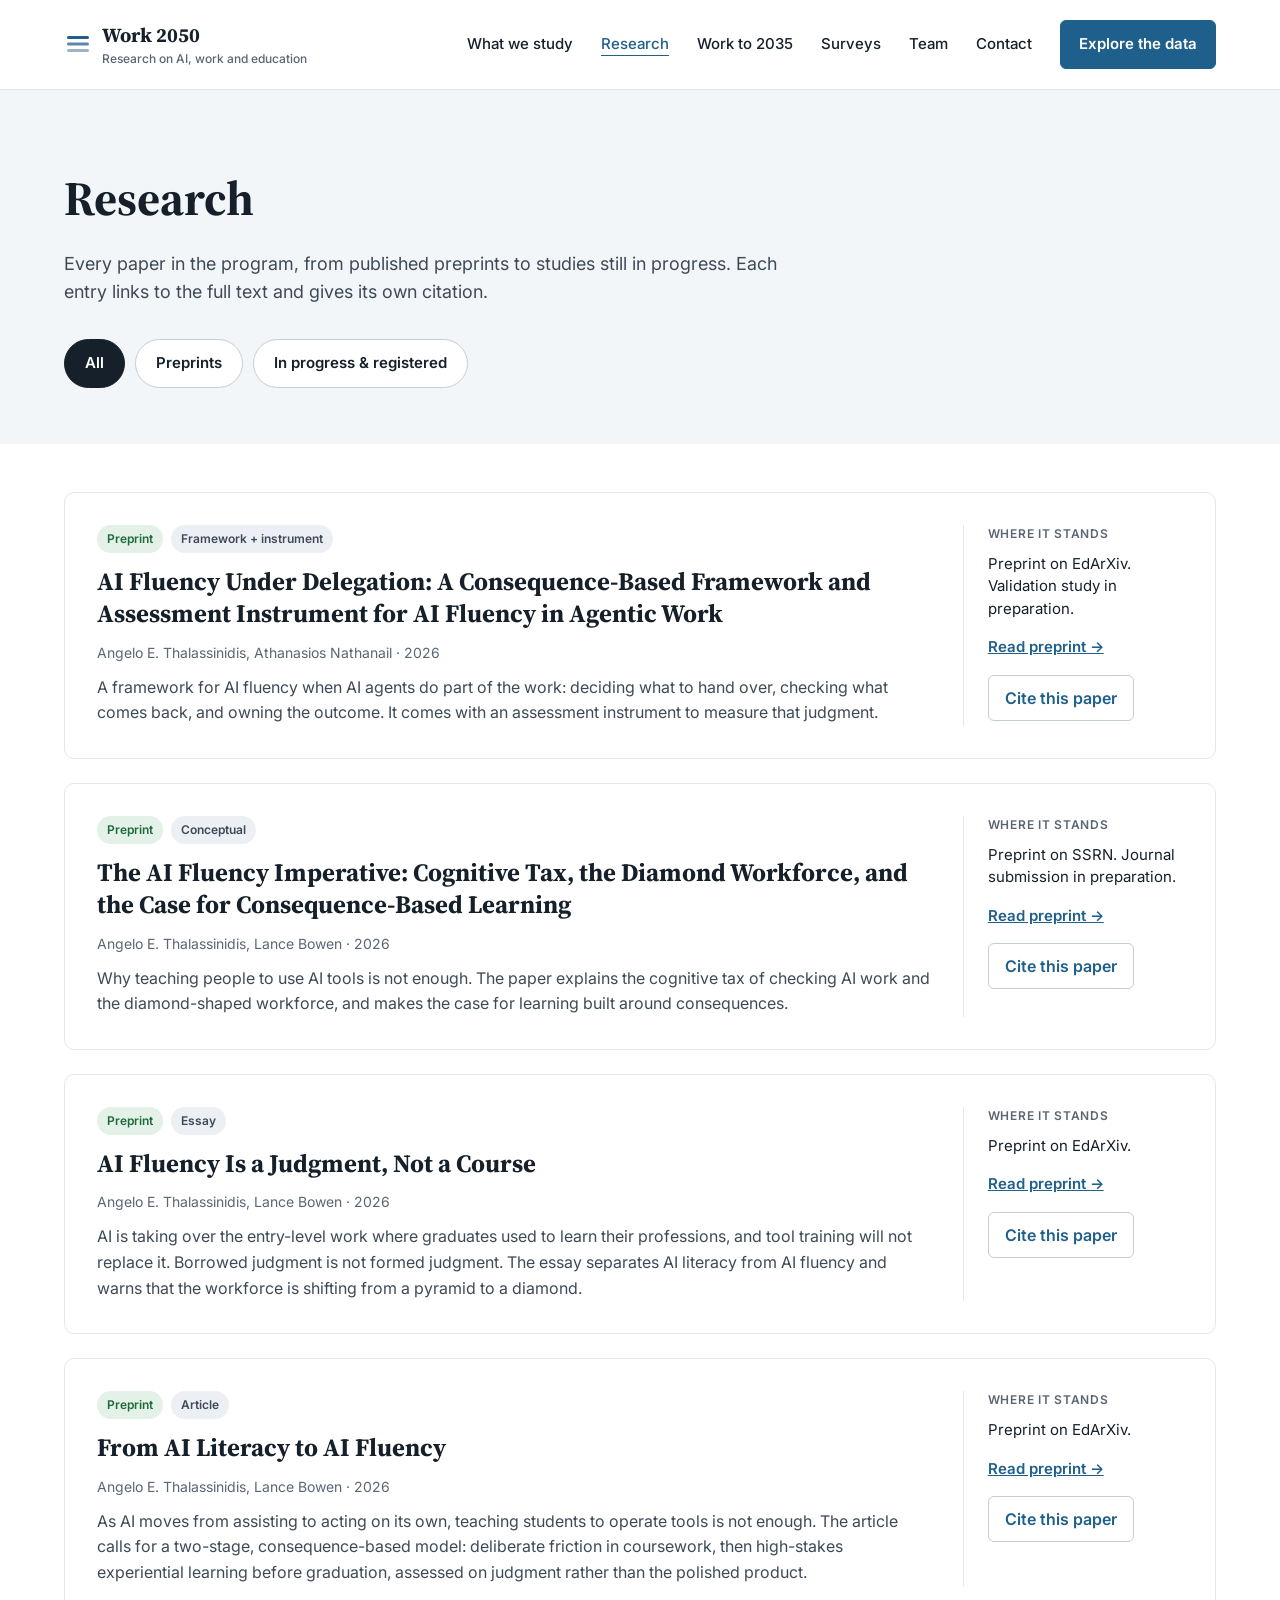
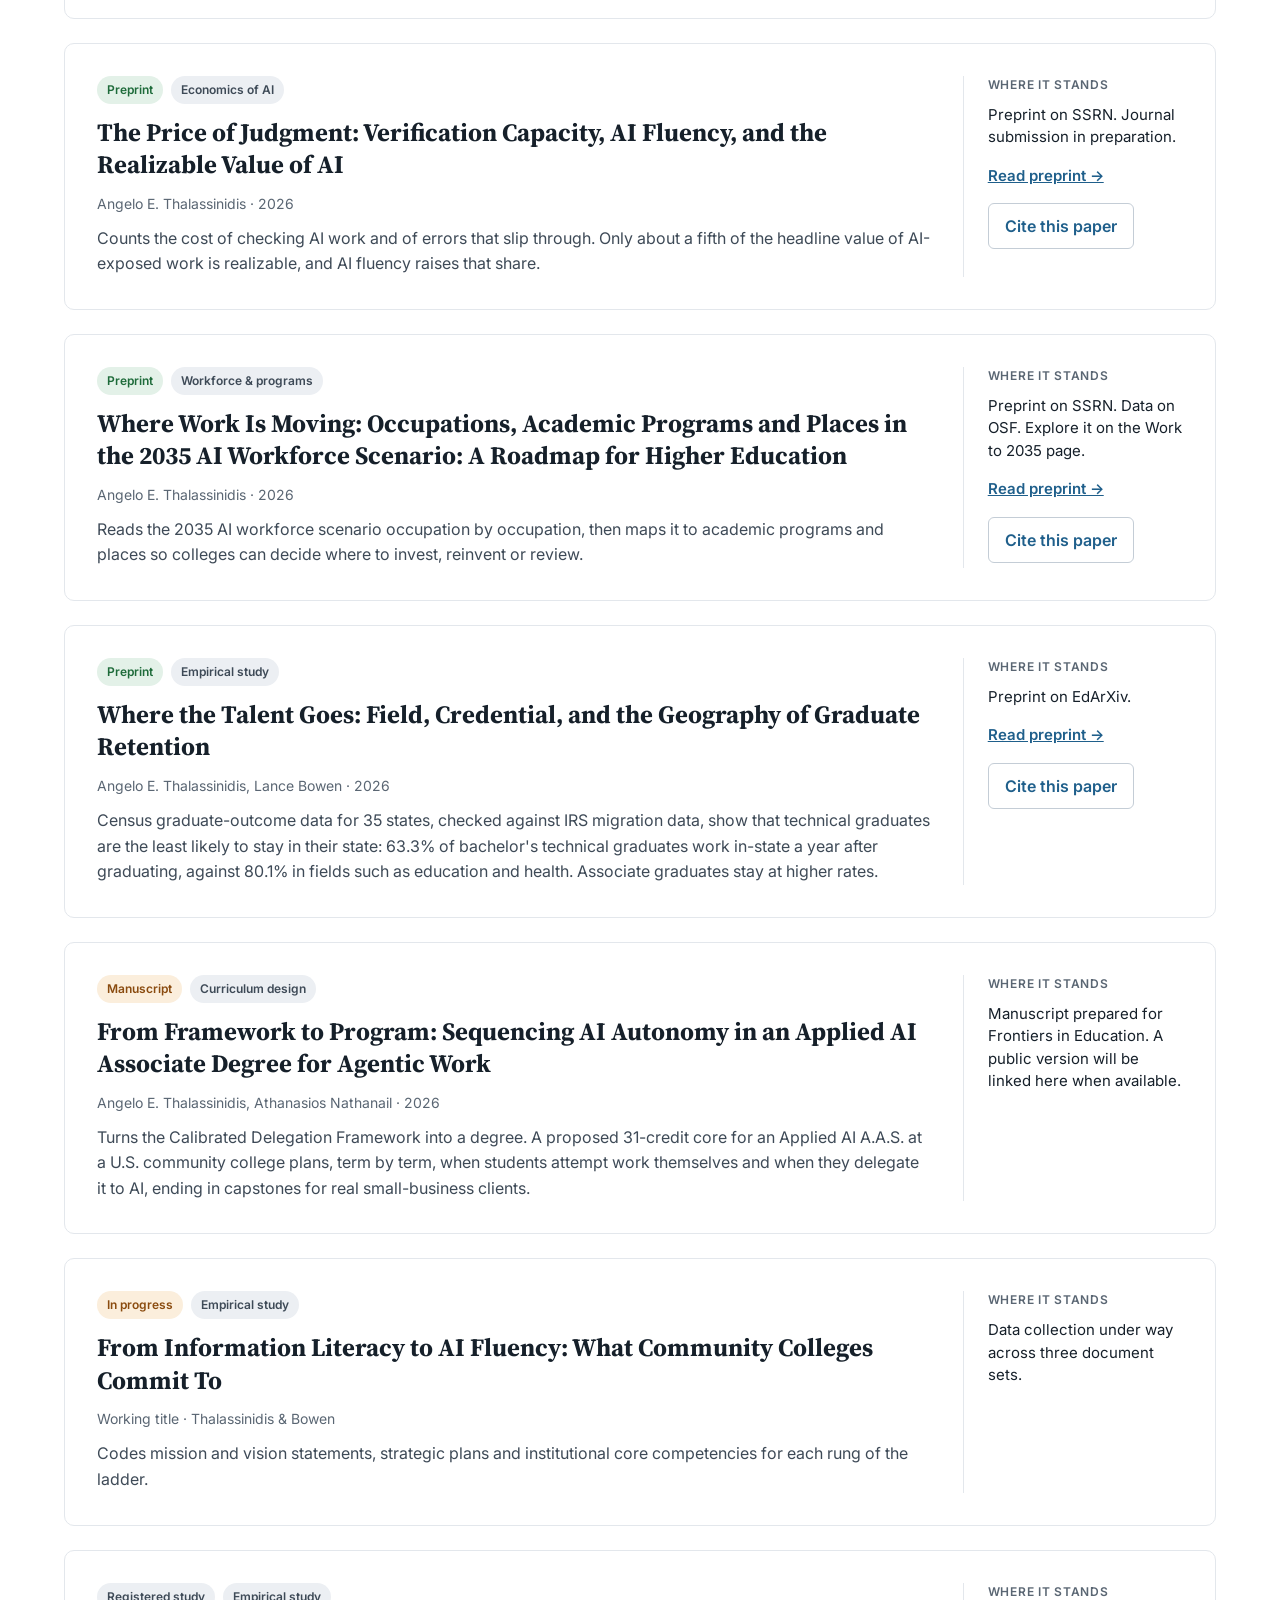
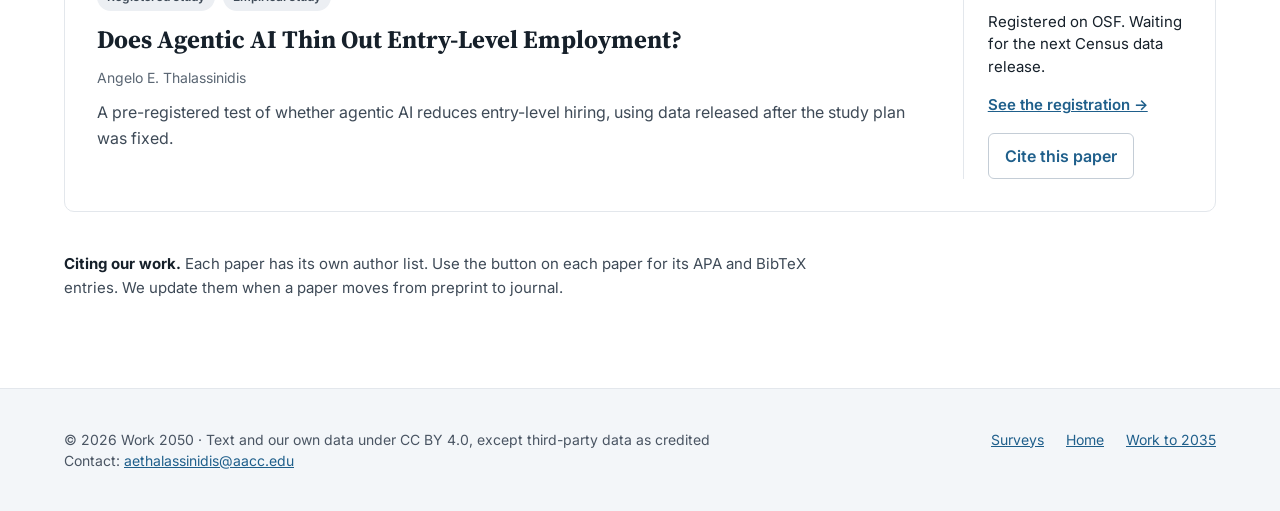
<file: research.html>
<!doctype html>
<html lang="en">
<head>
<meta charset="utf-8">
<meta name="viewport" content="width=device-width, initial-scale=1">
<title>Research — Work 2050</title>
<meta name="description" content="Papers and studies on AI fluency, human judgment and the future of work, with citations for each paper.">
<link rel="preconnect" href="https://fonts.googleapis.com">
<link rel="preconnect" href="https://fonts.gstatic.com" crossorigin>
<link href="https://fonts.googleapis.com/css2?family=Source+Serif+4:opsz,wght@8..60,400;8..60,600;8..60,700&family=Inter:wght@400;500;600&display=swap" rel="stylesheet">
<link rel="stylesheet" href="assets/site.css">
<link rel="icon" href="data:image/svg+xml,%3Csvg xmlns='http://www.w3.org/2000/svg' viewBox='0 0 28 28'%3E%3Crect x='3' y='19' width='22' height='3' rx='1.5' fill='%239DB3C6'/%3E%3Crect x='3' y='12.5' width='22' height='3' rx='1.5' fill='%235D88AC'/%3E%3Crect x='3' y='6' width='22' height='3' rx='1.5' fill='%231F5F8B'/%3E%3C/svg%3E">
<style>
.paper { border: 1px solid var(--line); border-radius: 10px; padding: 32px; display: flex; flex-wrap: wrap; gap: 32px; scroll-margin-top: 24px; }
.paper .main { flex: 999 1 560px; min-width: 0; display: flex; flex-direction: column; gap: 12px; }
.paper h2 { font-size: 25px; line-height: 1.3; }
.paper .side { flex: 1 1 220px; min-width: 0; display: flex; flex-direction: column; gap: 10px; border-left: 1px solid var(--line); padding-left: 24px; }
.cite-box { flex: 1 1 100%; min-width: 0; background: var(--tint); border-radius: 8px; padding: 20px 22px; display: flex; flex-direction: column; gap: 14px; }
.cite-box .apa { margin: 6px 0 0; font-size: 15px; line-height: 1.6; padding-left: 2em; text-indent: -2em; overflow-wrap: anywhere; }
.cite-box pre { margin: 6px 0 0; font-family: 'SFMono-Regular', Menlo, Consolas, monospace; font-size: 13px; line-height: 1.55; white-space: pre-wrap; word-break: break-word; background: #FFFFFF; border: 1px solid #DDE3E9; border-radius: 6px; padding: 14px 16px; }
.label { font-size: 12px; font-weight: 600; letter-spacing: 0.06em; color: var(--ink-3); }
.copy { font: inherit; font-size: 13px; font-weight: 600; padding: 6px 10px; border-radius: 6px; border: 1px solid var(--line-2); background: #fff; color: var(--blue); cursor: pointer; margin-left: 8px; }
@media (max-width: 720px) { .paper { padding: 24px; } .paper .side { border-left: 0; padding-left: 0; border-top: 1px solid var(--line); padding-top: 16px; } }
</style>
</head>
<body>
<a class="skip" href="#main">Skip to content</a>
<header class="site-header">
<div class="wrap">
<a class="brand" href="index.html">
<svg width="28" height="28" viewBox="0 0 28 28" aria-hidden="true"><rect x="3" y="19" width="22" height="3" rx="1.5" fill="#9DB3C6"/><rect x="3" y="12.5" width="22" height="3" rx="1.5" fill="#5D88AC"/><rect x="3" y="6" width="22" height="3" rx="1.5" fill="#1F5F8B"/></svg>
<span>Work 2050<small>Research on AI, work and education</small></span>
</a>
<nav class="nav" aria-label="Main">
<a href="index.html#what-we-study">What we study</a>
<a href="research.html" aria-current="page">Research</a>
<a href="work-2035.html">Work to 2035</a>
<a href="surveys.html">Surveys</a>
<a href="index.html#team">Team</a>
<a href="index.html#contact">Contact</a>
<a class="btn btn-primary" href="work-2035.html">Explore the data</a>
</nav>
</div>
</header>

<main id="main">
<section class="band">
<div class="wrap" style="padding-top: 72px; padding-bottom: 56px">
<h1 style="font-size: 48px">Research</h1>
<p class="lede" style="margin: 16px 0 0">Every paper in the program, from published preprints to studies still in progress. Each entry links to the full text and gives its own citation.</p>
<div class="pills" role="group" aria-label="Filter by status" id="filters" style="margin-top: 32px"></div>
</div>
</section>

<section class="wrap" style="padding-top: 48px; padding-bottom: 40px">
<div id="list" style="display: flex; flex-direction: column; gap: 24px"></div>
<p style="margin: 40px 0 0; font-size: 15px; line-height: 1.6; color: var(--ink-2); max-width: 760px"><strong style="color: var(--ink)">Citing our work.</strong> Each paper has its own author list. Use the button on each paper for its APA and BibTeX entries. We update them when a paper moves from preprint to journal.</p>
</section>
</main>

<footer class="site-footer">
<div class="wrap">
<div>© 2026 Work 2050 · Text and our own data under CC BY 4.0, except third-party data as credited<br>Contact: <a href="mailto:aethalassinidis@aacc.edu">aethalassinidis@aacc.edu</a></div>
<nav aria-label="Footer"><a href="surveys.html">Surveys</a><a href="index.html">Home</a><a href="work-2035.html">Work to 2035</a></nav>
</div>
</footer>

<script>
(function () {
  var papers = [
    { id: 'delegation', group: 'preprint', status: 'Preprint', chip: 'chip-green', kind: 'Framework + instrument',
      title: 'AI Fluency Under Delegation: A Consequence-Based Framework and Assessment Instrument for AI Fluency in Agentic Work',
      authors: 'Angelo E. Thalassinidis, Athanasios Nathanail · 2026',
      summary: 'A framework for AI fluency when AI agents do part of the work: deciding what to hand over, checking what comes back, and owning the outcome. It comes with an assessment instrument to measure that judgment.',
      stage: 'Preprint on EdArXiv. Validation study in preparation.',
      link: 'https://doi.org/10.35542/osf.io/rmdse_v1', linkLabel: 'Read preprint',
      apa: 'Thalassinidis, A. E., & Nathanail, A. (2026). AI fluency under delegation: A consequence-based framework and assessment instrument for AI fluency in agentic work [Preprint]. EdArXiv. https://doi.org/10.35542/osf.io/rmdse_v1',
      bib: '@misc{thalassinidis2026delegation,\n  author = {Thalassinidis, Angelo E. and Nathanail, Athanasios},\n  title = {{AI} Fluency Under Delegation: A Consequence-Based Framework and Assessment Instrument for {AI} Fluency in Agentic Work},\n  year = {2026},\n  howpublished = {EdArXiv preprint},\n  doi = {10.35542/osf.io/rmdse_v1}\n}' },
    { id: 'imperative', group: 'preprint', status: 'Preprint', chip: 'chip-green', kind: 'Conceptual',
      title: 'The AI Fluency Imperative: Cognitive Tax, the Diamond Workforce, and the Case for Consequence-Based Learning',
      authors: 'Angelo E. Thalassinidis, Lance Bowen · 2026',
      summary: 'Why teaching people to use AI tools is not enough. The paper explains the cognitive tax of checking AI work and the diamond-shaped workforce, and makes the case for learning built around consequences.',
      stage: 'Preprint on SSRN. Journal submission in preparation.',
      link: 'https://papers.ssrn.com/abstract=7670658', linkLabel: 'Read preprint',
      apa: 'Thalassinidis, A. E., & Bowen, L. (2026). The AI fluency imperative: Cognitive tax, the diamond workforce, and the case for consequence-based learning [Preprint]. SSRN. https://papers.ssrn.com/abstract=7670658',
      bib: '@misc{thalassinidis2026imperative,\n  author = {Thalassinidis, Angelo E. and Bowen, Lance},\n  title = {The {AI} Fluency Imperative: Cognitive Tax, the Diamond Workforce, and the Case for Consequence-Based Learning},\n  year = {2026},\n  howpublished = {SSRN preprint},\n  url = {https://papers.ssrn.com/abstract=7670658}\n}' },
    { id: 'judgment-course', group: 'preprint', status: 'Preprint', chip: 'chip-green', kind: 'Essay',
      title: 'AI Fluency Is a Judgment, Not a Course',
      authors: 'Angelo E. Thalassinidis, Lance Bowen · 2026',
      summary: 'AI is taking over the entry-level work where graduates used to learn their professions, and tool training will not replace it. Borrowed judgment is not formed judgment. The essay separates AI literacy from AI fluency and warns that the workforce is shifting from a pyramid to a diamond.',
      stage: 'Preprint on EdArXiv.',
      link: 'https://doi.org/10.35542/osf.io/3n54p_v2', linkLabel: 'Read preprint',
      apa: 'Thalassinidis, A. E., & Bowen, L. (2026). AI fluency is a judgment, not a course [Preprint]. EdArXiv. https://doi.org/10.35542/osf.io/3n54p_v2',
      bib: '@misc{thalassinidis2026judgmentcourse,\n  author = {Thalassinidis, Angelo E. and Bowen, Lance},\n  title = {{AI} Fluency Is a Judgment, Not a Course},\n  year = {2026},\n  howpublished = {EdArXiv preprint},\n  doi = {10.35542/osf.io/3n54p_v2}\n}' },
    { id: 'literacy-fluency', group: 'preprint', status: 'Preprint', chip: 'chip-green', kind: 'Article',
      title: 'From AI Literacy to AI Fluency',
      authors: 'Angelo E. Thalassinidis, Lance Bowen · 2026',
      summary: 'As AI moves from assisting to acting on its own, teaching students to operate tools is not enough. The article calls for a two-stage, consequence-based model: deliberate friction in coursework, then high-stakes experiential learning before graduation, assessed on judgment rather than the polished product.',
      stage: 'Preprint on EdArXiv.',
      link: 'https://doi.org/10.35542/osf.io/49bmu_v1', linkLabel: 'Read preprint',
      apa: 'Thalassinidis, A. E., & Bowen, L. (2026). From AI literacy to AI fluency [Preprint]. EdArXiv. https://doi.org/10.35542/osf.io/49bmu_v1',
      bib: '@misc{thalassinidis2026literacyfluency,\n  author = {Thalassinidis, Angelo E. and Bowen, Lance},\n  title = {From {AI} Literacy to {AI} Fluency},\n  year = {2026},\n  howpublished = {EdArXiv preprint},\n  doi = {10.35542/osf.io/49bmu_v1}\n}' },
    { id: 'judgment', group: 'preprint', status: 'Preprint', chip: 'chip-green', kind: 'Economics of AI',
      title: 'The Price of Judgment: Verification Capacity, AI Fluency, and the Realizable Value of AI',
      authors: 'Angelo E. Thalassinidis · 2026',
      summary: 'Counts the cost of checking AI work and of errors that slip through. Only about a fifth of the headline value of AI-exposed work is realizable, and AI fluency raises that share.',
      stage: 'Preprint on SSRN. Journal submission in preparation.',
      link: 'https://papers.ssrn.com/abstract=7665993', linkLabel: 'Read preprint',
      apa: 'Thalassinidis, A. E. (2026). The price of judgment: Verification capacity, AI fluency, and the realizable value of AI [Preprint]. SSRN. https://papers.ssrn.com/abstract=7665993',
      bib: '@misc{thalassinidis2026judgment,\n  author = {Thalassinidis, Angelo E.},\n  title = {The Price of Judgment: Verification Capacity, {AI} Fluency, and the Realizable Value of {AI}},\n  year = {2026},\n  howpublished = {SSRN preprint},\n  url = {https://papers.ssrn.com/abstract=7665993}\n}' },
    { id: 'moving', group: 'preprint', status: 'Preprint', chip: 'chip-green', kind: 'Workforce & programs',
      title: 'Where Work Is Moving: Occupations, Academic Programs and Places in the 2035 AI Workforce Scenario: A Roadmap for Higher Education',
      authors: 'Angelo E. Thalassinidis · 2026',
      summary: 'Reads the 2035 AI workforce scenario occupation by occupation, then maps it to academic programs and places so colleges can decide where to invest, reinvent or review.',
      stage: 'Preprint on SSRN. Data on OSF. Explore it on the Work to 2035 page.',
      link: 'https://papers.ssrn.com/abstract=7679758', linkLabel: 'Read preprint',
      apa: 'Thalassinidis, A. E. (2026). Where work is moving: Occupations, academic programs and places in the 2035 AI workforce scenario: A roadmap for higher education [Preprint]. SSRN. https://papers.ssrn.com/abstract=7679758',
      bib: '@misc{thalassinidis2026moving,\n  author = {Thalassinidis, Angelo E.},\n  title = {Where Work Is Moving: Occupations, Academic Programs and Places in the 2035 {AI} Workforce Scenario: A Roadmap for Higher Education},\n  year = {2026},\n  howpublished = {SSRN preprint},\n  url = {https://papers.ssrn.com/abstract=7679758}\n}' },
    { id: 'talent', group: 'preprint', status: 'Preprint', chip: 'chip-green', kind: 'Empirical study',
      title: 'Where the Talent Goes: Field, Credential, and the Geography of Graduate Retention',
      authors: 'Angelo E. Thalassinidis, Lance Bowen · 2026',
      summary: "Census graduate-outcome data for 35 states, checked against IRS migration data, show that technical graduates are the least likely to stay in their state: 63.3% of bachelor's technical graduates work in-state a year after graduating, against 80.1% in fields such as education and health. Associate graduates stay at higher rates.",
      stage: 'Preprint on EdArXiv.',
      link: 'https://doi.org/10.35542/osf.io/gwfpx_v1', linkLabel: 'Read preprint',
      apa: 'Thalassinidis, A. E., & Bowen, L. (2026). Where the talent goes: Field, credential, and the geography of graduate retention [Preprint]. EdArXiv. https://doi.org/10.35542/osf.io/gwfpx_v1',
      bib: '@misc{thalassinidis2026talent,\n  author = {Thalassinidis, Angelo E. and Bowen, Lance},\n  title = {Where the Talent Goes: Field, Credential, and the Geography of Graduate Retention},\n  year = {2026},\n  howpublished = {EdArXiv preprint},\n  doi = {10.35542/osf.io/gwfpx_v1}\n}' },
    { id: 'program', group: 'progress', status: 'Manuscript', chip: 'chip-amber', kind: 'Curriculum design',
      title: 'From Framework to Program: Sequencing AI Autonomy in an Applied AI Associate Degree for Agentic Work',
      authors: 'Angelo E. Thalassinidis, Athanasios Nathanail · 2026',
      summary: 'Turns the Calibrated Delegation Framework into a degree. A proposed 31-credit core for an Applied AI A.A.S. at a U.S. community college plans, term by term, when students attempt work themselves and when they delegate it to AI, ending in capstones for real small-business clients.',
      stage: 'Manuscript prepared for Frontiers in Education. A public version will be linked here when available.' },
    { id: 'ladder', group: 'progress', status: 'In progress', chip: 'chip-amber', kind: 'Empirical study',
      title: 'From Information Literacy to AI Fluency: What Community Colleges Commit To',
      authors: 'Working title · Thalassinidis & Bowen',
      summary: 'Codes mission and vision statements, strategic plans and institutional core competencies for each rung of the ladder.',
      stage: 'Data collection under way across three document sets.' },
    { id: 'prereg', group: 'progress', status: 'Registered study', chip: 'chip-gray', kind: 'Empirical study',
      title: 'Does Agentic AI Thin Out Entry-Level Employment?',
      authors: 'Angelo E. Thalassinidis',
      summary: 'A pre-registered test of whether agentic AI reduces entry-level hiring, using data released after the study plan was fixed.',
      stage: 'Registered on OSF. Waiting for the next Census data release.',
      link: 'https://osf.io/hzjgm', linkLabel: 'See the registration',
      apa: 'Thalassinidis, A. E. (2026). Does agentic AI thin out entry-level employment? [Preregistration]. OSF Registries. https://doi.org/10.17605/OSF.IO/HZJGM',
      bib: '@misc{thalassinidis2026prereg,\n  author = {Thalassinidis, Angelo E.},\n  title = {Does Agentic {AI} Thin Out Entry-Level Employment?},\n  year = {2026},\n  howpublished = {OSF Registries, preregistration},\n  doi = {10.17605/OSF.IO/HZJGM}\n}' }
  ];
  var filter = 'all';
  var open = (location.hash || '').replace('#', '');
  var esc = function (s) { return String(s).replace(/[&<>"]/g, function (c) { return { '&': '&amp;', '<': '&lt;', '>': '&gt;', '"': '&quot;' }[c]; }); };

  function renderFilters() {
    var defs = [['all', 'All'], ['preprint', 'Preprints'], ['progress', 'In progress & registered']];
    document.getElementById('filters').innerHTML = defs.map(function (d) {
      return '<button type="button" class="pill" data-f="' + d[0] + '" aria-pressed="' + (d[0] === filter) + '">' + d[1] + '</button>';
    }).join('');
  }
  function renderList() {
    var html = papers.filter(function (p) { return filter === 'all' || p.group === filter; }).map(function (p) {
      var isOpen = open === p.id && p.apa;
      var side = '<div class="label">WHERE IT STANDS</div><div style="font-size: 15px; line-height: 1.5">' + esc(p.stage) + '</div>';
      if (p.link) side += '<a href="' + p.link + '" style="margin-top: 6px; font-weight: 600; font-size: 15px">' + esc(p.linkLabel) + ' →</a>';
      if (p.apa) side += '<button type="button" class="btn btn-light" data-cite="' + p.id + '" aria-expanded="' + (!!isOpen) + '" style="margin-top: 6px; align-self: flex-start; padding: 10px 16px; color: var(--blue) !important">' + (isOpen ? 'Hide citation' : 'Cite this paper') + '</button>';
      var cite = isOpen ? '<div class="cite-box"><div><span class="label">APA 7</span><button type="button" class="copy" data-copy="apa" data-id="' + p.id + '">Copy</button><p class="apa">' + esc(p.apa) + '</p></div><div><span class="label">BIBTEX</span><button type="button" class="copy" data-copy="bib" data-id="' + p.id + '">Copy</button><pre>' + esc(p.bib) + '</pre></div></div>' : '';
      return '<article class="paper" id="' + p.id + '"><div class="main"><div class="chips"><span class="chip ' + p.chip + '">' + esc(p.status) + '</span><span class="chip chip-gray">' + esc(p.kind) + '</span></div><h2>' + esc(p.title) + '</h2><p class="muted" style="margin: 0; font-size: 14px">' + esc(p.authors) + '</p><p style="margin: 0; font-size: 16px; line-height: 1.6; color: var(--ink-2)">' + esc(p.summary) + '</p></div><div class="side">' + side + '</div>' + cite + '</article>';
    }).join('');
    document.getElementById('list').innerHTML = html;
  }
  document.getElementById('filters').addEventListener('click', function (e) {
    var b = e.target.closest('[data-f]'); if (!b) return;
    filter = b.getAttribute('data-f'); renderFilters(); renderList();
  });
  document.getElementById('list').addEventListener('click', function (e) {
    var c = e.target.closest('[data-cite]');
    if (c) { var id = c.getAttribute('data-cite'); open = open === id ? '' : id; renderList(); return; }
    var cp = e.target.closest('[data-copy]');
    if (cp) {
      var p = papers.filter(function (x) { return x.id === cp.getAttribute('data-id'); })[0];
      var text = p[cp.getAttribute('data-copy')];
      try { navigator.clipboard.writeText(text).then(function () { cp.textContent = 'Copied'; setTimeout(function () { cp.textContent = 'Copy'; }, 1500); }); } catch (err) {}
    }
  });
  renderFilters(); renderList();
  if (open) { var el = document.getElementById(open); if (el) el.scrollIntoView(); }
})();
</script>
</body>
</html>
</file>
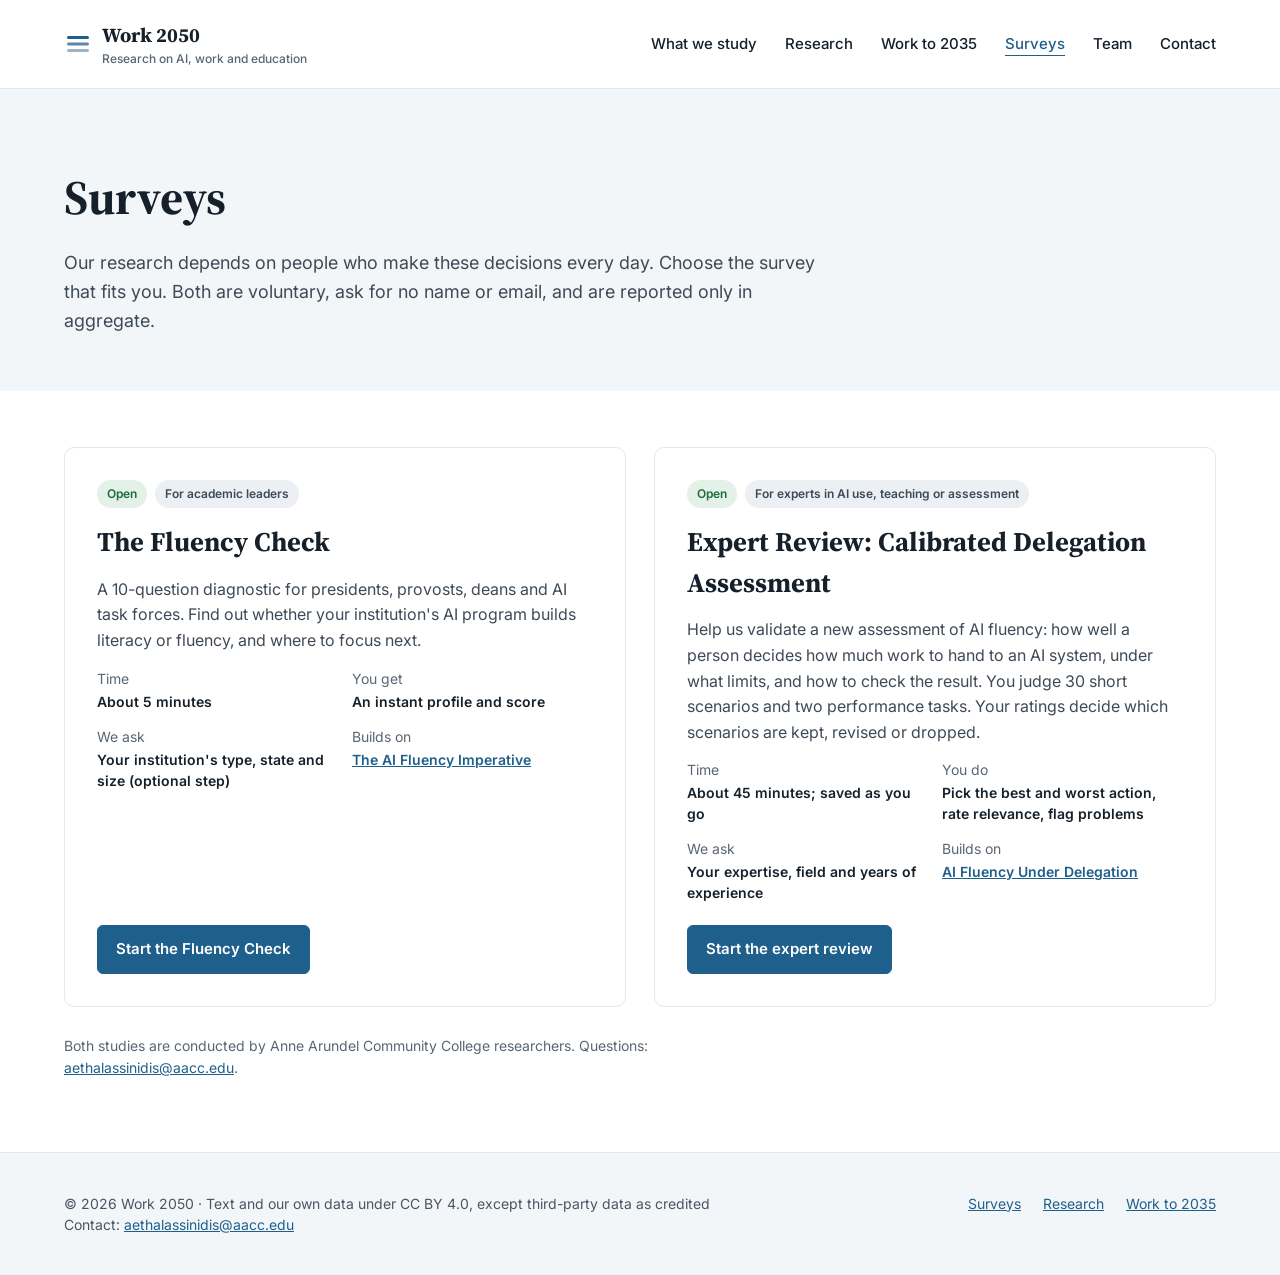
<file: surveys.html>
<!doctype html>
<html lang="en">
<head>
<meta charset="utf-8">
<meta name="viewport" content="width=device-width, initial-scale=1">
<title>Surveys — Work 2050</title>
<meta name="description" content="Take part in Work 2050's research: the Fluency Check for academic leaders and an expert review of our AI fluency assessment.">
<link rel="preconnect" href="https://fonts.googleapis.com">
<link rel="preconnect" href="https://fonts.gstatic.com" crossorigin>
<link href="https://fonts.googleapis.com/css2?family=Source+Serif+4:opsz,wght@8..60,400;8..60,600;8..60,700&family=Inter:wght@400;500;600&display=swap" rel="stylesheet">
<link rel="stylesheet" href="assets/site.css">
<link rel="icon" href="data:image/svg+xml,%3Csvg xmlns='http://www.w3.org/2000/svg' viewBox='0 0 28 28'%3E%3Crect x='3' y='19' width='22' height='3' rx='1.5' fill='%239DB3C6'/%3E%3Crect x='3' y='12.5' width='22' height='3' rx='1.5' fill='%235D88AC'/%3E%3Crect x='3' y='6' width='22' height='3' rx='1.5' fill='%231F5F8B'/%3E%3C/svg%3E">
<style>
dl.facts { margin: 0; display: grid; grid-template-columns: repeat(2, minmax(0, 1fr)); gap: 14px; font-size: 14px; }
dl.facts dt { color: var(--ink-3); }
dl.facts dd { margin: 2px 0 0; font-weight: 600; }
</style>
</head>
<body>
<a class="skip" href="#main">Skip to content</a>
<header class="site-header">
<div class="wrap">
<a class="brand" href="index.html">
<svg width="28" height="28" viewBox="0 0 28 28" aria-hidden="true"><rect x="3" y="19" width="22" height="3" rx="1.5" fill="#9DB3C6"/><rect x="3" y="12.5" width="22" height="3" rx="1.5" fill="#5D88AC"/><rect x="3" y="6" width="22" height="3" rx="1.5" fill="#1F5F8B"/></svg>
<span>Work 2050<small>Research on AI, work and education</small></span>
</a>
<nav class="nav" aria-label="Main">
<a href="index.html#what-we-study">What we study</a>
<a href="research.html">Research</a>
<a href="work-2035.html">Work to 2035</a>
<a href="surveys.html" aria-current="page">Surveys</a>
<a href="index.html#team">Team</a>
<a href="index.html#contact">Contact</a>
</nav>
</div>
</header>

<main id="main">
<section class="band">
<div class="wrap" style="padding-top: 72px; padding-bottom: 56px">
<h1 style="font-size: 48px">Surveys</h1>
<p class="lede" style="margin: 16px 0 0">Our research depends on people who make these decisions every day. Choose the survey that fits you. Both are voluntary, ask for no name or email, and are reported only in aggregate.</p>
</div>
</section>

<section class="wrap" style="padding-top: 56px; padding-bottom: 24px">
<div class="grid-2" style="margin-top: 0">
<article class="card">
<div class="chips"><span class="chip chip-green">Open</span><span class="chip chip-gray">For academic leaders</span></div>
<h2 style="font-size: 27px">The Fluency Check</h2>
<p style="margin: 0; font-size: 16px; line-height: 1.6; color: var(--ink-2)">A 10-question diagnostic for presidents, provosts, deans and AI task forces. Find out whether your institution's AI program builds literacy or fluency, and where to focus next.</p>
<dl class="facts">
<div><dt>Time</dt><dd>About 5 minutes</dd></div>
<div><dt>You get</dt><dd>An instant profile and score</dd></div>
<div><dt>We ask</dt><dd>Your institution's type, state and size (optional step)</dd></div>
<div><dt>Builds on</dt><dd><a href="research.html#imperative">The AI Fluency Imperative</a></dd></div>
</dl>
<div class="links" style="margin-top: auto"><a class="btn btn-primary" href="fluency-check.html">Start the Fluency Check</a></div>
</article>
<article class="card">
<div class="chips"><span class="chip chip-green">Open</span><span class="chip chip-gray">For experts in AI use, teaching or assessment</span></div>
<h2 style="font-size: 27px">Expert Review: Calibrated Delegation Assessment</h2>
<p style="margin: 0; font-size: 16px; line-height: 1.6; color: var(--ink-2)">Help us validate a new assessment of AI fluency: how well a person decides how much work to hand to an AI system, under what limits, and how to check the result. You judge 30 short scenarios and two performance tasks. Your ratings decide which scenarios are kept, revised or dropped.</p>
<dl class="facts">
<div><dt>Time</dt><dd>About 45 minutes; saved as you go</dd></div>
<div><dt>You do</dt><dd>Pick the best and worst action, rate relevance, flag problems</dd></div>
<div><dt>We ask</dt><dd>Your expertise, field and years of experience</dd></div>
<div><dt>Builds on</dt><dd><a href="research.html#delegation">AI Fluency Under Delegation</a></dd></div>
</dl>
<div class="links" style="margin-top: auto"><a class="btn btn-primary" href="expert-review.html">Start the expert review</a></div>
</article>
</div>
<p class="muted" style="margin: 28px 0 0; font-size: 14px; max-width: 80ch; line-height: 1.6">Both studies are conducted by Anne Arundel Community College researchers. Questions: <a href="mailto:aethalassinidis@aacc.edu">aethalassinidis@aacc.edu</a>. </p>
</section>
</main>

<footer class="site-footer">
<div class="wrap">
<div>© 2026 Work 2050 · Text and our own data under CC BY 4.0, except third-party data as credited<br>Contact: <a href="mailto:aethalassinidis@aacc.edu">aethalassinidis@aacc.edu</a></div>
<nav aria-label="Footer"><a href="surveys.html">Surveys</a><a href="research.html">Research</a><a href="work-2035.html">Work to 2035</a></nav>
</div>
</footer>
</body>
</html>
</file>
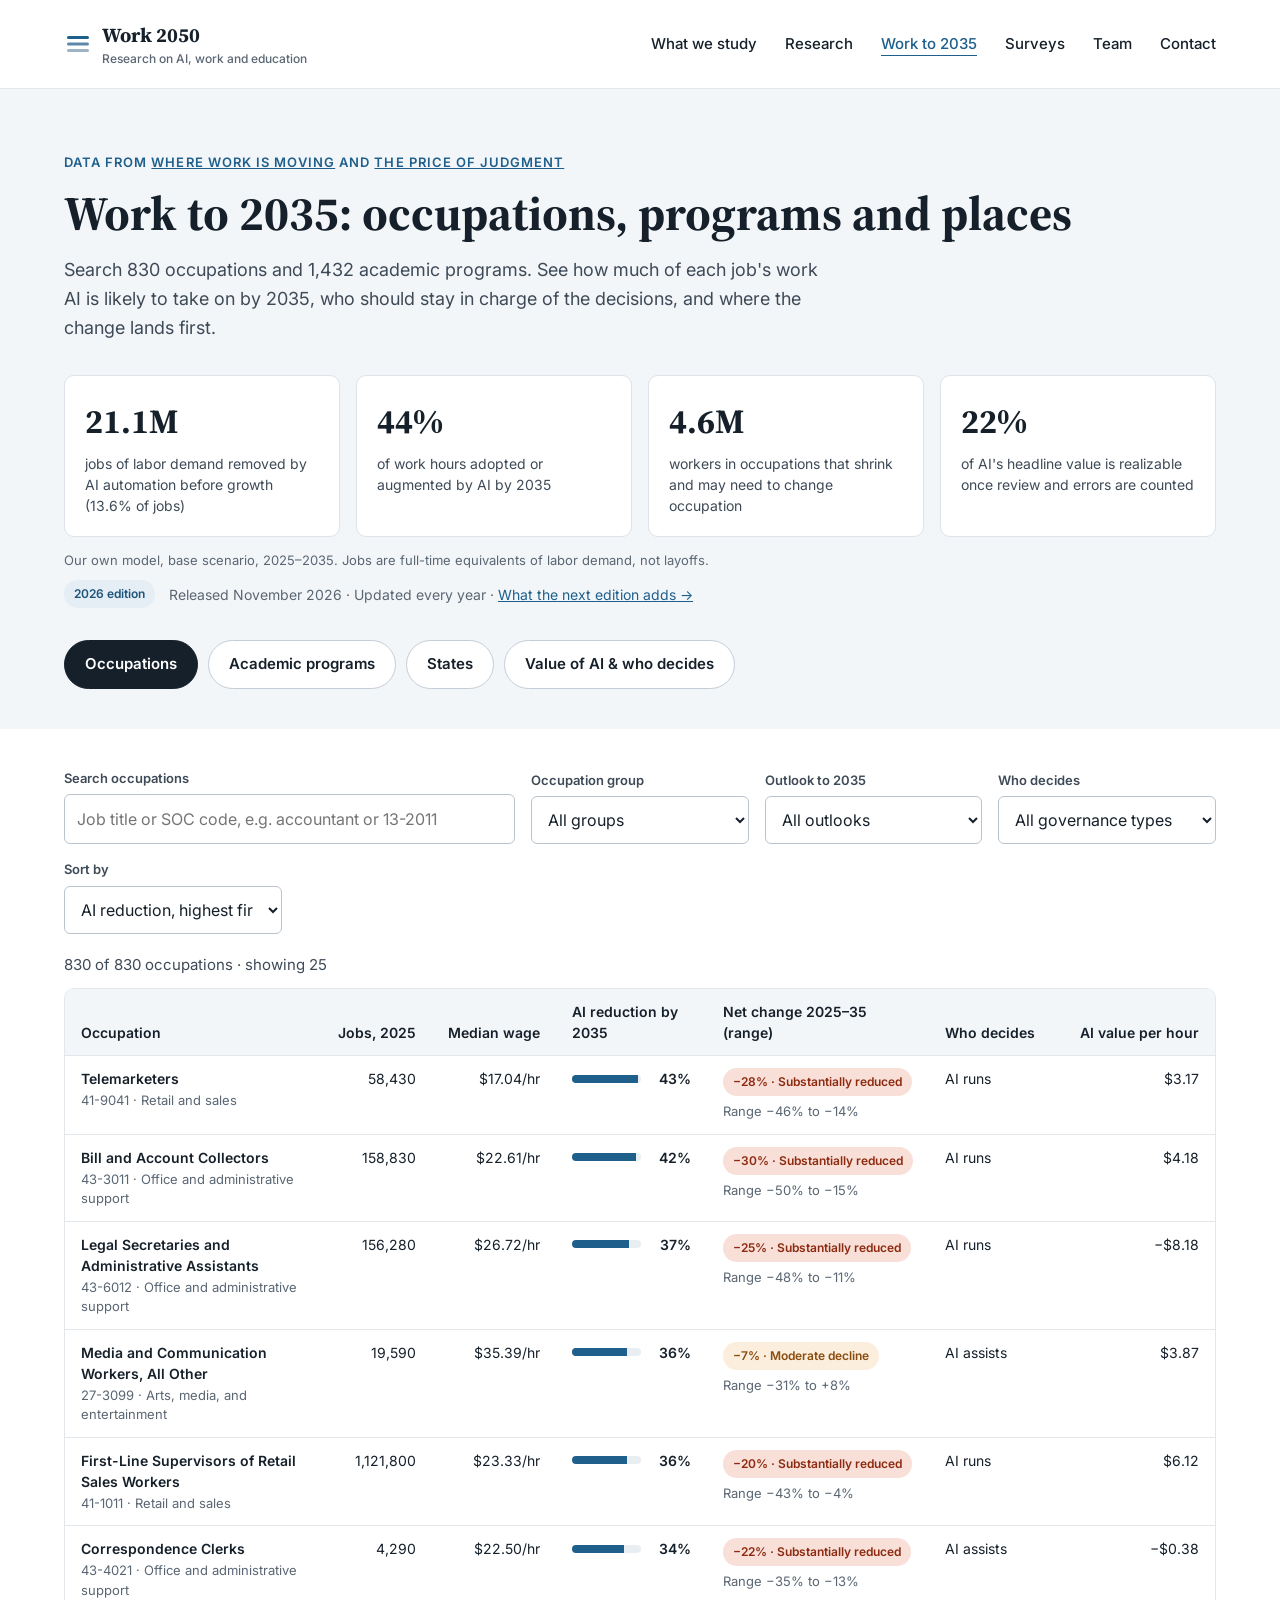
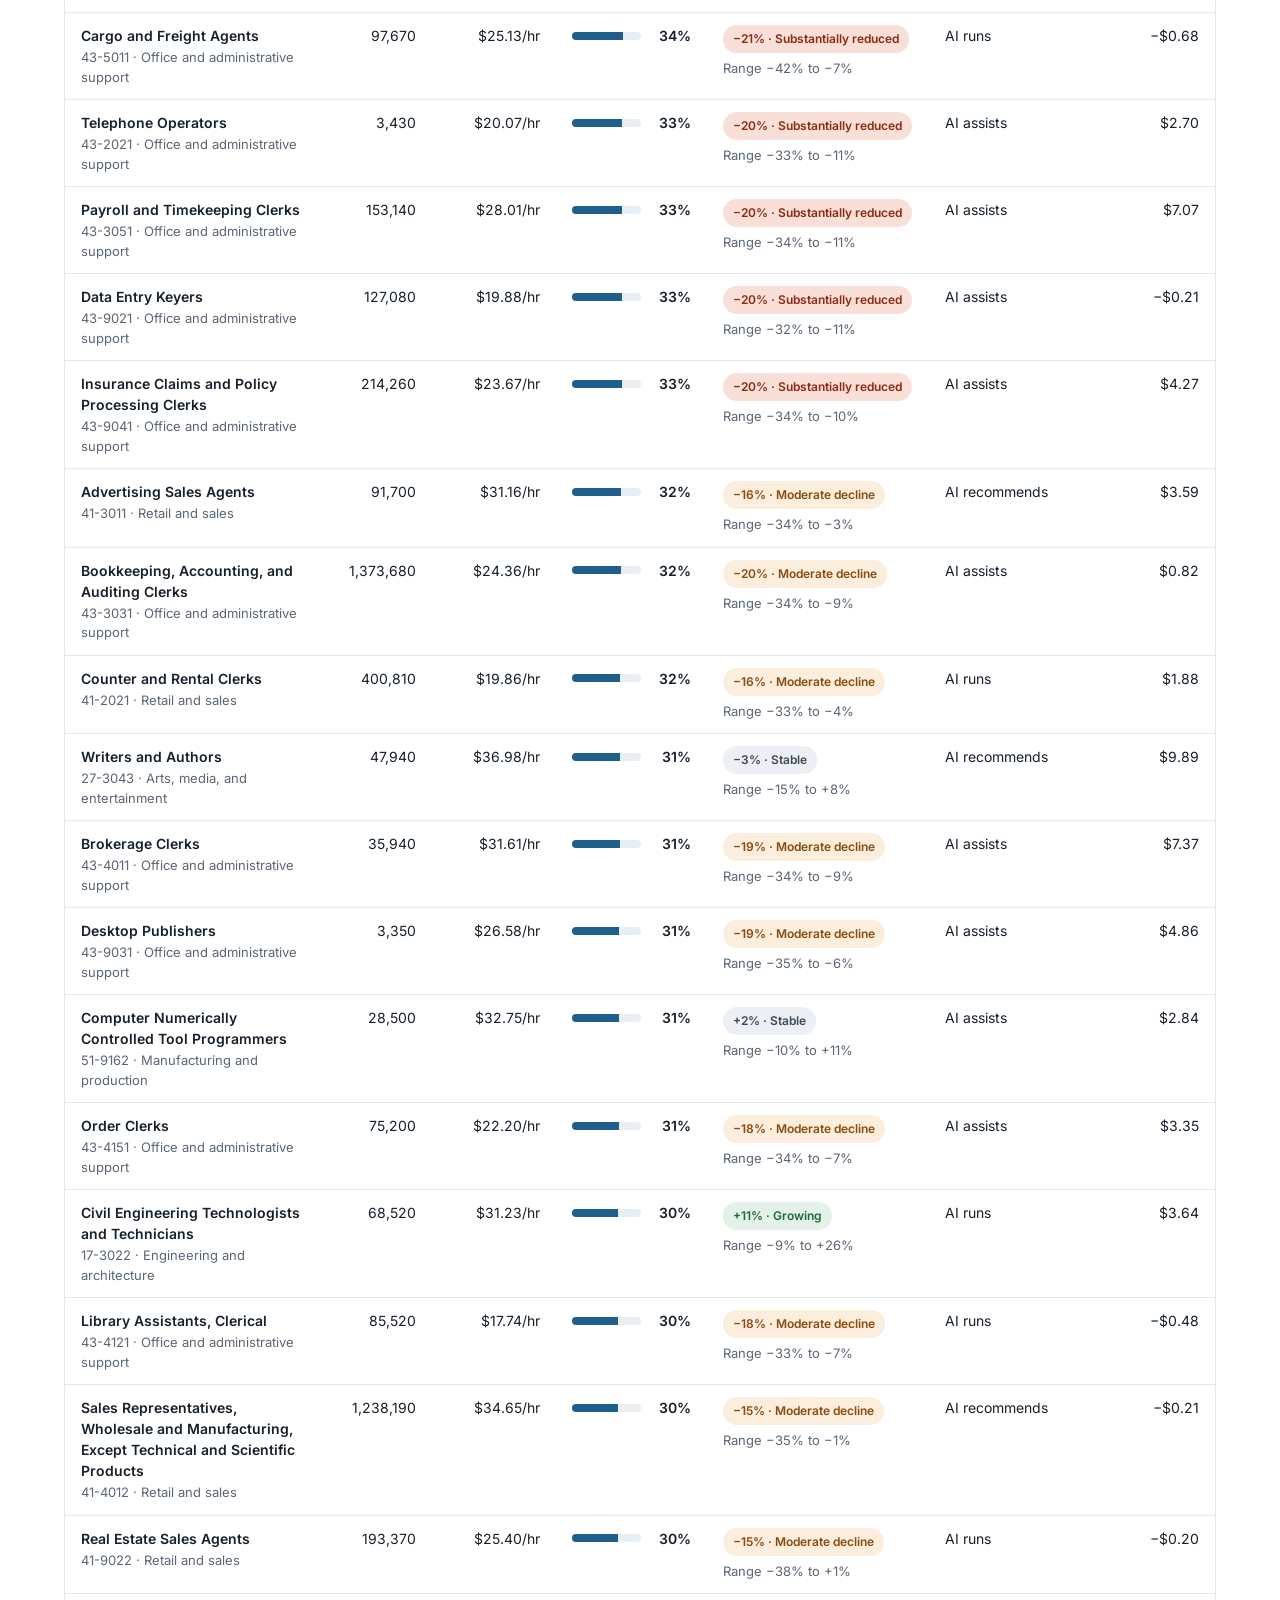
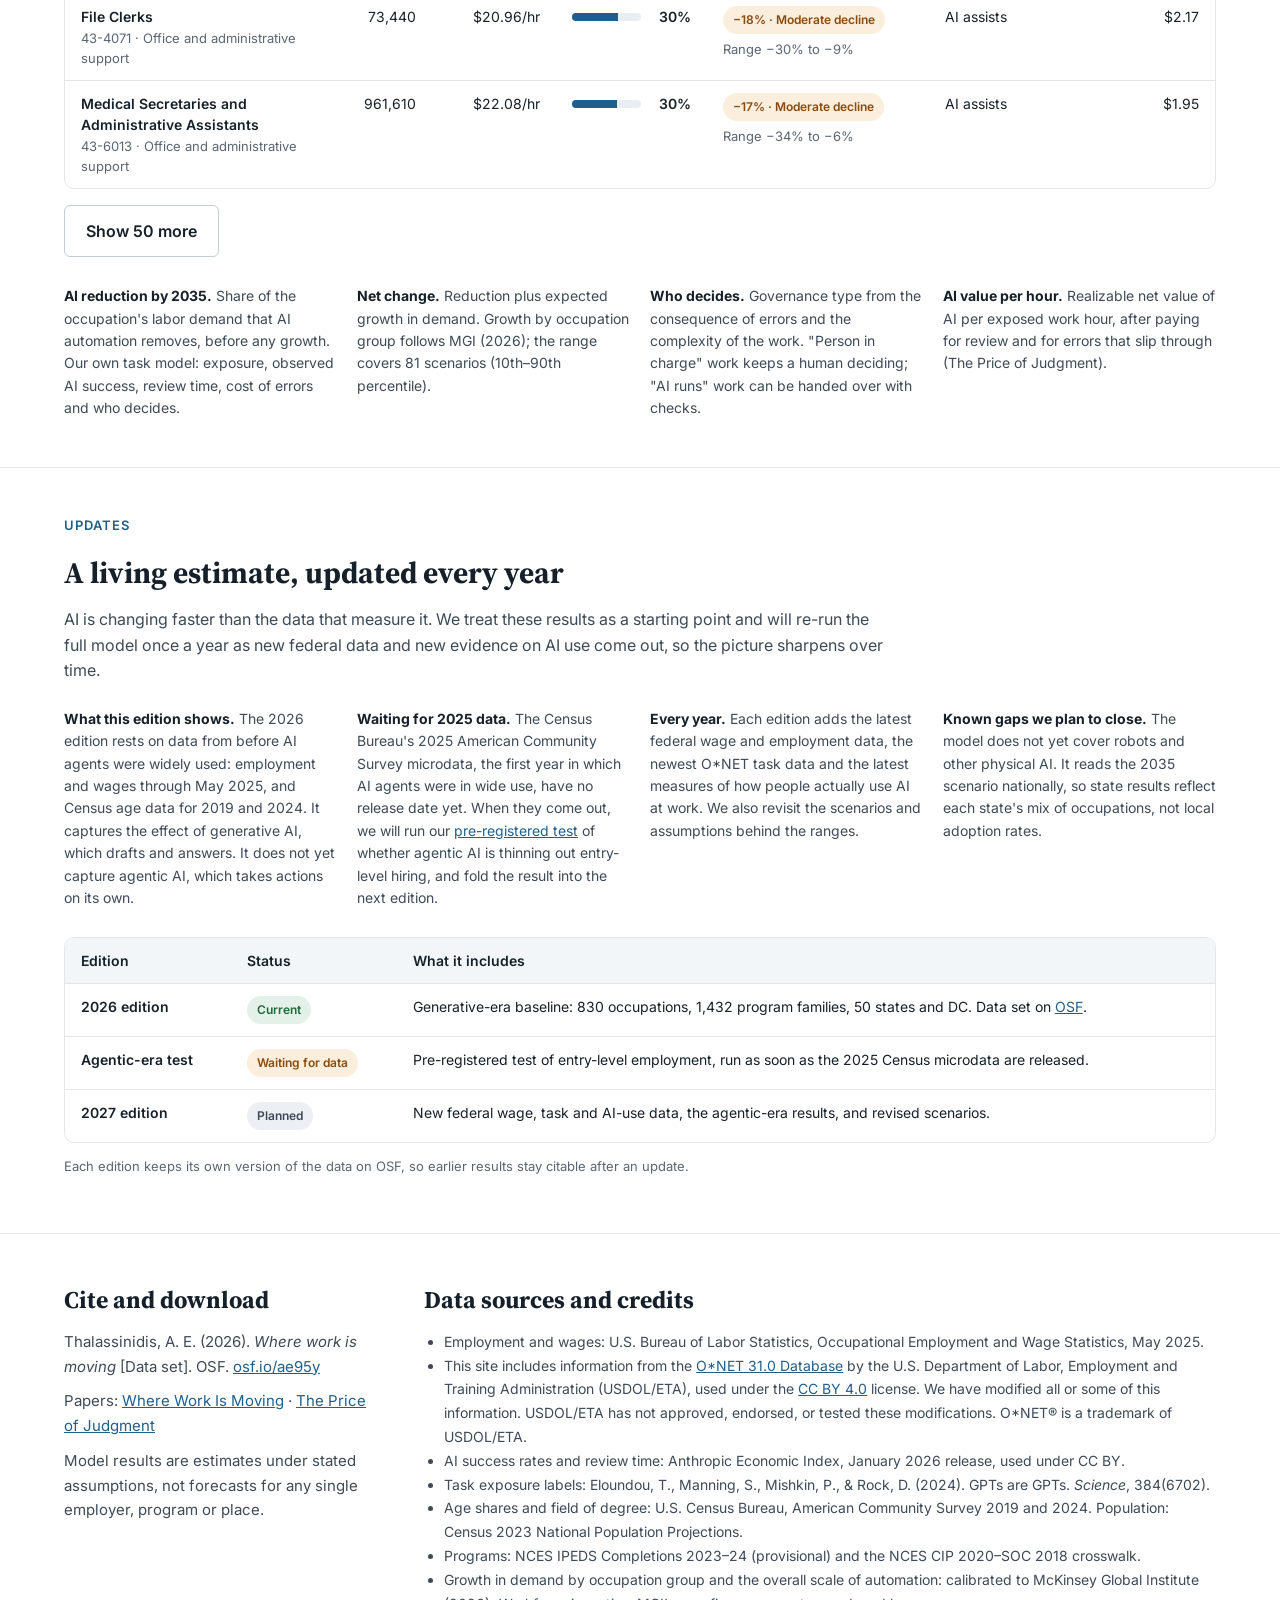
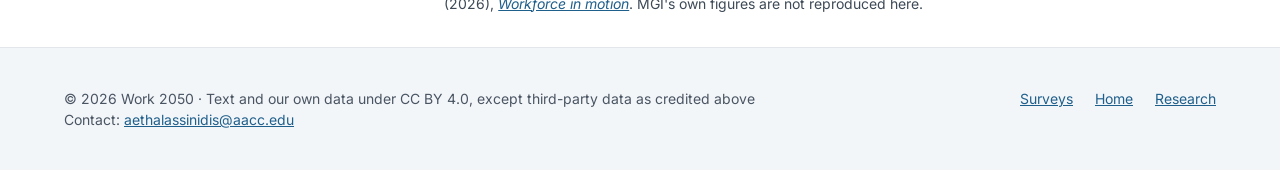
<file: work-2035.html>
<!doctype html>
<html lang="en">
<head>
<meta charset="utf-8">
<meta name="viewport" content="width=device-width, initial-scale=1">
<title>Work to 2035: occupations, programs and places — Work 2050</title>
<meta name="description" content="Search 830 occupations and 1,432 academic programs: how much work AI is likely to take on by 2035, who should decide, and where the change lands first.">
<link rel="preconnect" href="https://fonts.googleapis.com">
<link rel="preconnect" href="https://fonts.gstatic.com" crossorigin>
<link href="https://fonts.googleapis.com/css2?family=Source+Serif+4:opsz,wght@8..60,400;8..60,600;8..60,700&family=Inter:wght@400;500;600&display=swap" rel="stylesheet">
<link rel="stylesheet" href="assets/site.css">
<link rel="icon" href="data:image/svg+xml,%3Csvg xmlns='http://www.w3.org/2000/svg' viewBox='0 0 28 28'%3E%3Crect x='3' y='19' width='22' height='3' rx='1.5' fill='%239DB3C6'/%3E%3Crect x='3' y='12.5' width='22' height='3' rx='1.5' fill='%235D88AC'/%3E%3Crect x='3' y='6' width='22' height='3' rx='1.5' fill='%231F5F8B'/%3E%3C/svg%3E">
<style>
.tile-map { display: grid; grid-template-columns: repeat(12, minmax(0, 1fr)); gap: 4px; max-width: 720px; }
.tile { aspect-ratio: 1; min-width: 0; padding: 0; font: inherit; font-size: 12px; font-weight: 600; cursor: pointer; border-radius: 4px; border: 1px solid rgba(22,32,42,0.12); }
.tile[aria-pressed="true"] { border: 3px solid var(--ink); }
.legend { margin-top: 16px; display: flex; flex-wrap: wrap; align-items: center; gap: 8px; font-size: 13px; color: var(--ink-2); }
.legend i { display: inline-block; width: 28px; height: 14px; border-radius: 3px; border: 1px solid rgba(22,32,42,0.12); }
.panel { border: 1px solid var(--line); border-radius: 10px; padding: 22px; }
dl.kv { margin: 14px 0 0; display: grid; grid-template-columns: repeat(2, minmax(0, 1fr)); gap: 14px; font-size: 14px; }
dl.kv dt { color: var(--ink-3); } dl.kv dd { margin: 2px 0 0; font-weight: 600; }
.wf { display: flex; flex-wrap: wrap; gap: 8px 20px; align-items: center; }
.wf .lbl { flex: 1 1 320px; min-width: 0; font-size: 15px; line-height: 1.45; }
.wf .val { flex: 2 1 420px; min-width: 0; display: flex; align-items: center; gap: 12px; }
.wf .track { flex: 1; height: 22px; background: #EEF2F5; border-radius: 4px; overflow: hidden; }
.wf .fill { height: 100%; }
.quads { margin-top: 24px; display: grid; grid-template-columns: repeat(auto-fit, minmax(240px, 1fr)); gap: 16px; }
.quad { border: 1px solid var(--line); border-radius: 10px; padding: 22px; display: flex; flex-direction: column; gap: 8px; }
.quad h3 { font-size: 22px; }
.panel-dark { margin-top: 40px; background: var(--ink); color: #FFFFFF; border-radius: 12px; padding: 32px; display: flex; flex-wrap: wrap; gap: 28px; align-items: center; }
.panel-dark dl { flex: 1 1 300px; min-width: 0; margin: 0; display: grid; grid-template-columns: repeat(2, minmax(0, 1fr)); gap: 16px; font-size: 14px; }
.panel-dark dt { color: #C9D6E2; } .panel-dark dd { margin: 2px 0 0; font-size: 22px; font-weight: 700; }
[hidden] { display: none !important; }
</style>
</head>
<body>
<a class="skip" href="#main">Skip to content</a>
<header class="site-header">
<div class="wrap">
<a class="brand" href="index.html">
<svg width="28" height="28" viewBox="0 0 28 28" aria-hidden="true"><rect x="3" y="19" width="22" height="3" rx="1.5" fill="#9DB3C6"/><rect x="3" y="12.5" width="22" height="3" rx="1.5" fill="#5D88AC"/><rect x="3" y="6" width="22" height="3" rx="1.5" fill="#1F5F8B"/></svg>
<span>Work 2050<small>Research on AI, work and education</small></span>
</a>
<nav class="nav" aria-label="Main">
<a href="index.html#what-we-study">What we study</a>
<a href="research.html">Research</a>
<a href="work-2035.html" aria-current="page">Work to 2035</a>
<a href="surveys.html">Surveys</a>
<a href="index.html#team">Team</a>
<a href="index.html#contact">Contact</a>
</nav>
</div>
</header>

<main id="main">
<section class="band">
<div class="wrap" style="padding-top: 64px; padding-bottom: 40px">
<p class="eyebrow">Data from <a href="https://papers.ssrn.com/abstract=7679758">Where Work Is Moving</a> and <a href="https://papers.ssrn.com/abstract=7665993">The Price of Judgment</a></p>
<h1 style="font-size: clamp(34px, 5vw, 48px); line-height: 1.12">Work to 2035: occupations, programs and places</h1>
<p class="lede" style="margin: 16px 0 0">Search 830 occupations and 1,432 academic programs. See how much of each job's work AI is likely to take on by 2035, who should stay in charge of the decisions, and where the change lands first.</p>
<div class="stats">
<div class="stat"><b>21.1M</b><span>jobs of labor demand removed by AI automation before growth (13.6% of jobs)</span></div>
<div class="stat"><b>44%</b><span>of work hours adopted or augmented by AI by 2035</span></div>
<div class="stat"><b>4.6M</b><span>workers in occupations that shrink and may need to change occupation</span></div>
<div class="stat"><b>22%</b><span>of AI's headline value is realizable once review and errors are counted</span></div>
</div>
<p class="muted" style="margin: 14px 0 0; font-size: 13px">Our own model, base scenario, 2025–2035. Jobs are full-time equivalents of labor demand, not layoffs.</p>
<p style="margin: 10px 0 0; font-size: 14px; display: flex; flex-wrap: wrap; gap: 8px 14px; align-items: center"><span class="chip chip-blue">2026 edition</span><span class="muted">Released November 2026 · Updated every year · <a href="#updates">What the next edition adds →</a></span></p>
<div class="pills" role="tablist" aria-label="Data view" id="tabs" style="margin-top: 32px">
<button type="button" class="pill" role="tab" data-tab="occupations">Occupations</button>
<button type="button" class="pill" role="tab" data-tab="programs">Academic programs</button>
<button type="button" class="pill" role="tab" data-tab="states">States</button>
<button type="button" class="pill" role="tab" data-tab="value">Value of AI &amp; who decides</button>
</div>
</div>
</section>

<p class="wrap muted" id="loading" style="padding-top: 40px">Loading the data…</p>

<!-- Occupations -->
<section class="wrap" id="tab-occupations" role="tabpanel" hidden style="padding-top: 40px">
<div class="filters">
<div class="field wide"><label for="oq">Search occupations</label><input id="oq" type="search" placeholder="Job title or SOC code, e.g. accountant or 13-2011"></div>
<div class="field"><label for="og">Occupation group</label><select id="og"><option value="all">All groups</option></select></div>
<div class="field"><label for="oc">Outlook to 2035</label><select id="oc"><option value="all">All outlooks</option><option value="Growing">Growing (over +5%)</option><option value="Stable">Stable (within 5%)</option><option value="Moderate decline">Moderate decline (5–20%)</option><option value="Substantially reduced">Substantially reduced (20–50%)</option></select></div>
<div class="field"><label for="oqd">Who decides</label><select id="oqd"><option value="all">All governance types</option><option>Person in charge</option><option>AI assists</option><option>AI recommends</option><option>AI runs</option></select></div>
<div class="field"><label for="os">Sort by</label><select id="os"><option value="r">AI reduction, highest first</option><option value="n">Net change, largest decline first</option><option value="e">Employment, largest first</option><option value="v">AI value per hour, highest first</option><option value="t">Name, A–Z</option></select></div>
</div>
<p id="occCount" aria-live="polite" style="margin: 20px 0 0; font-size: 15px; color: var(--ink-2)"></p>
<div class="table-box"><table style="min-width: 980px">
<thead><tr><th scope="col">Occupation</th><th scope="col" class="num">Jobs, 2025</th><th scope="col" class="num">Median wage</th><th scope="col">AI reduction by 2035</th><th scope="col">Net change 2025–35 (range)</th><th scope="col">Who decides</th><th scope="col" class="num">AI value per hour</th></tr></thead>
<tbody id="occBody"></tbody>
</table></div>
<button type="button" class="btn btn-light more" id="occMore">Show 50 more</button>
<div class="notes">
<div><strong>AI reduction by 2035.</strong> Share of the occupation's labor demand that AI automation removes, before any growth. Our own task model: exposure, observed AI success, review time, cost of errors and who decides.</div>
<div><strong>Net change.</strong> Reduction plus expected growth in demand. Growth by occupation group follows MGI (2026); the range covers 81 scenarios (10th–90th percentile).</div>
<div><strong>Who decides.</strong> Governance type from the consequence of errors and the complexity of the work. "Person in charge" work keeps a human deciding; "AI runs" work can be handed over with checks.</div>
<div><strong>AI value per hour.</strong> Realizable net value of AI per exposed work hour, after paying for review and for errors that slip through (The Price of Judgment).</div>
</div>
</section>

<!-- Programs -->
<section class="wrap" id="tab-programs" role="tabpanel" hidden style="padding-top: 40px">
<div class="filters">
<div class="field wide"><label for="pq">Search programs</label><input id="pq" type="search" placeholder="Program name or CIP code, e.g. nursing or 51.38"></div>
<div class="field"><label for="pl">Award level</label><select id="pl"><option value="all">All levels</option><option value="Certificate">Certificate</option><option value="Associate">Associate</option><option value="Bachelor">Bachelor's</option><option value="Graduate">Graduate</option></select></div>
<div class="field"><label for="pt">Tier</label><select id="pt"><option value="all">All tiers</option><option>Invest</option><option>Reinvent</option><option>Consolidate or Review</option><option>Transfer-oriented</option></select></div>
<div class="field"><label for="pc">Curriculum change</label><select id="pc"><option value="all">Any</option><option value="High">High (over 50% of hours)</option><option value="Medium">Medium (30–50%)</option><option value="Lower">Lower (under 30%)</option></select></div>
</div>
<div id="tierSummary" style="margin-top: 20px; display: flex; flex-wrap: wrap; gap: 10px"></div>
<p id="progCount" aria-live="polite" style="margin: 16px 0 0; font-size: 15px; color: var(--ink-2)"></p>
<div class="table-box"><table style="min-width: 900px">
<thead><tr><th scope="col">Program family</th><th scope="col">Level</th><th scope="col" class="num">Completions, 2023–24</th><th scope="col" class="num">Demand for graduates, 2025–35</th><th scope="col">Tier</th><th scope="col">AI share of graduates' work hours</th></tr></thead>
<tbody id="progBody"></tbody>
</table></div>
<button type="button" class="btn btn-light more" id="progMore">Show 50 more</button>
<div class="notes">
<div><strong>Tiers.</strong> Invest: demand for graduates grows 10% or more. Reinvent: within ±10%. Consolidate or Review: falls 10% or more. Review is a signal to look at local data, not a recommendation to close.</div>
<div><strong>Transfer-oriented.</strong> Certificates and associate degrees in arts and sciences mostly lead to transfer. They are not tiered; see the bachelor's tier for the same field.</div>
<div><strong>Curriculum change.</strong> A high share means the program's content needs the most redesign for AI fluency, verification and judgment, whatever its tier.</div>
</div>
</section>

<!-- States -->
<section class="wrap" id="tab-states" role="tabpanel" hidden style="padding-top: 40px">
<div class="pills" role="group" aria-label="Map measure" id="measures"></div>
<p id="measureNote" style="margin: 14px 0 0; font-size: 15px; line-height: 1.6; color: var(--ink-2); max-width: 820px"></p>
<div style="margin-top: 24px; display: flex; flex-wrap: wrap; gap: 32px; align-items: flex-start">
<div style="flex: 999 1 560px; min-width: 0">
<div class="tile-map" id="map"></div>
<div class="legend" id="legend"></div>
</div>
<div style="flex: 1 1 300px; min-width: 0; display: flex; flex-direction: column; gap: 16px">
<div class="panel" id="selPanel" aria-live="polite"></div>
<div><div style="font-size: 14px; font-weight: 600">Highest on this measure</div><ol id="top" style="margin: 8px 0 0; padding-left: 22px; font-size: 14px; line-height: 1.9"></ol></div>
</div>
</div>
</section>

<!-- Value -->
<section class="wrap" id="tab-value" role="tabpanel" hidden style="padding-top: 40px">
<h2 style="font-size: 30px">From headline value to realizable value</h2>
<p style="margin: 12px 0 0; font-size: 16px; line-height: 1.6; color: var(--ink-2); max-width: 820px">AI almost always does a task faster than a person. But someone must check the work, redo what fails, and absorb the cost of errors that slip through. Counting those costs, about a fifth of the headline value of AI-exposed work is realizable today.</p>
<div id="waterfall" style="margin-top: 28px; display: flex; flex-direction: column; gap: 14px"></div>
<p class="muted" style="margin: 14px 0 0; font-size: 13px">Value of AI-exposed work hours, U.S. economy, billions of dollars. Base case: 90% of failures caught; an error that escapes costs 5 times the task's value times its consequence.</p>
<div class="panel-dark">
<div style="flex: 999 1 460px; min-width: 0">
<p class="eyebrow" style="color: #9FC3E0; margin-bottom: 8px">Why AI fluency is an economic measure</p>
<h3 style="font-size: 26px; line-height: 1.3">If reviewers check AI work 25% faster and let 25% fewer errors through, realizable value rises from $649B to $848B.</h3>
</div>
<dl>
<div><dt>Faster review only</dt><dd>$753B</dd></div>
<div><dt>Fewer escaped errors only</dt><dd>$741B</dd></div>
<div><dt>Both, 10% better</dt><dd>$727B</dd></div>
<div><dt>Both, 50% better</dt><dd>$1,061B</dd></div>
</dl>
</div>
<h2 style="font-size: 30px; margin-top: 48px">Who decides: four governance types</h2>
<p style="margin: 12px 0 0; font-size: 16px; line-height: 1.6; color: var(--ink-2); max-width: 820px">Occupations sorted by how costly an error is and how complex the work is. The type sets how fast AI can take over and how much human review stays in place.</p>
<div class="quads" id="quads"></div>
</section>

<section id="updates" style="border-top: 1px solid var(--line); margin-top: 48px; scroll-margin-top: 16px">
<div class="wrap" style="padding-top: 48px; padding-bottom: 8px">
<p class="eyebrow">Updates</p>
<h2 style="font-size: 30px">A living estimate, updated every year</h2>
<p style="margin: 12px 0 0; font-size: 16px; line-height: 1.6; color: var(--ink-2); max-width: 820px">AI is changing faster than the data that measure it. We treat these results as a starting point and will re-run the full model once a year as new federal data and new evidence on AI use come out, so the picture sharpens over time.</p>
<div class="notes" style="margin-top: 24px">
<div><strong>What this edition shows.</strong> The 2026 edition rests on data from before AI agents were widely used: employment and wages through May 2025, and Census age data for 2019 and 2024. It captures the effect of generative AI, which drafts and answers. It does not yet capture agentic AI, which takes actions on its own.</div>
<div><strong>Waiting for 2025 data.</strong> The Census Bureau's 2025 American Community Survey microdata, the first year in which AI agents were in wide use, have no release date yet. When they come out, we will run our <a href="https://osf.io/hzjgm">pre-registered test</a> of whether agentic AI is thinning out entry-level hiring, and fold the result into the next edition.</div>
<div><strong>Every year.</strong> Each edition adds the latest federal wage and employment data, the newest O*NET task data and the latest measures of how people actually use AI at work. We also revisit the scenarios and assumptions behind the ranges.</div>
<div><strong>Known gaps we plan to close.</strong> The model does not yet cover robots and other physical AI. It reads the 2035 scenario nationally, so state results reflect each state's mix of occupations, not local adoption rates.</div>
</div>
<div class="table-box" style="margin-top: 28px">
<table style="min-width: 640px">
<thead><tr><th scope="col">Edition</th><th scope="col">Status</th><th scope="col">What it includes</th></tr></thead>
<tbody>
<tr><td style="white-space: nowrap; font-weight: 600">2026 edition</td><td><span class="chip chip-green">Current</span></td><td>Generative-era baseline: 830 occupations, 1,432 program families, 50 states and DC. Data set on <a href="https://osf.io/ae95y">OSF</a>.</td></tr>
<tr><td style="white-space: nowrap; font-weight: 600">Agentic-era test</td><td><span class="chip chip-amber">Waiting for data</span></td><td>Pre-registered test of entry-level employment, run as soon as the 2025 Census microdata are released.</td></tr>
<tr><td style="white-space: nowrap; font-weight: 600">2027 edition</td><td><span class="chip chip-gray">Planned</span></td><td>New federal wage, task and AI-use data, the agentic-era results, and revised scenarios.</td></tr>
</tbody>
</table>
</div>
<p class="muted" style="margin: 14px 0 0; font-size: 13px">Each edition keeps its own version of the data on OSF, so earlier results stay citable after an update.</p>
</div>
</section>

<section id="sources" style="border-top: 1px solid var(--line); margin-top: 48px">
<div class="wrap" style="padding-top: 48px; padding-bottom: 32px; display: flex; flex-wrap: wrap; gap: 40px">
<div style="flex: 1 1 320px; min-width: 0">
<h2 style="font-size: 24px">Cite and download</h2>
<p style="margin: 12px 0 0; font-size: 15px; line-height: 1.65; color: var(--ink-2)">Thalassinidis, A. E. (2026). <em>Where work is moving</em> [Data set]. OSF. <a href="https://osf.io/ae95y">osf.io/ae95y</a></p>
<p style="margin: 10px 0 0; font-size: 15px; line-height: 1.65; color: var(--ink-2)">Papers: <a href="https://papers.ssrn.com/abstract=7679758">Where Work Is Moving</a> · <a href="https://papers.ssrn.com/abstract=7665993">The Price of Judgment</a></p>
<p style="margin: 10px 0 0; font-size: 15px; line-height: 1.65; color: var(--ink-2)">Model results are estimates under stated assumptions, not forecasts for any single employer, program or place.</p>
</div>
<div style="flex: 999 1 560px; min-width: 0">
<h2 style="font-size: 24px">Data sources and credits</h2>
<ul style="margin: 12px 0 0; padding-left: 20px; font-size: 14px; line-height: 1.7; color: var(--ink-2)">
<li>Employment and wages: U.S. Bureau of Labor Statistics, Occupational Employment and Wage Statistics, May 2025.</li>
<li>This site includes information from the <a href="https://www.onetcenter.org/database.html">O*NET 31.0 Database</a> by the U.S. Department of Labor, Employment and Training Administration (USDOL/ETA), used under the <a href="https://creativecommons.org/licenses/by/4.0/">CC BY 4.0</a> license. We have modified all or some of this information. USDOL/ETA has not approved, endorsed, or tested these modifications. O*NET® is a trademark of USDOL/ETA.</li>
<li>AI success rates and review time: Anthropic Economic Index, January 2026 release, used under CC BY.</li>
<li>Task exposure labels: Eloundou, T., Manning, S., Mishkin, P., &amp; Rock, D. (2024). GPTs are GPTs. <em>Science</em>, 384(6702).</li>
<li>Age shares and field of degree: U.S. Census Bureau, American Community Survey 2019 and 2024. Population: Census 2023 National Population Projections.</li>
<li>Programs: NCES IPEDS Completions 2023–24 (provisional) and the NCES CIP 2020–SOC 2018 crosswalk.</li>
<li>Growth in demand by occupation group and the overall scale of automation: calibrated to McKinsey Global Institute (2026), <a href="https://www.mckinsey.com/mgi/our-research/workforce-in-motion-skills-and-pathways-to-future-jobs-in-the-united-states"><em>Workforce in motion</em></a>. MGI's own figures are not reproduced here.</li>
</ul>
</div>
</div>
</section>
</main>

<footer class="site-footer" style="margin-top: 0">
<div class="wrap">
<div>© 2026 Work 2050 · Text and our own data under CC BY 4.0, except third-party data as credited above<br>Contact: <a href="mailto:aethalassinidis@aacc.edu">aethalassinidis@aacc.edu</a></div>
<nav aria-label="Footer"><a href="surveys.html">Surveys</a><a href="index.html">Home</a><a href="research.html">Research</a></nav>
</div>
</footer>
<script src="assets/work2035.js"></script>
</body>
</html>
</file>
<file: assets/site.css>
:root {
  --ink: #16202A;
  --ink-2: #3E4A57;
  --ink-3: #5A6673;
  --line: #E3E7EC;
  --line-2: #C4CDD6;
  --tint: #F3F6F9;
  --blue: #1F5F8B;
  --blue-dark: #16466A;
  --serif: 'Source Serif 4', Georgia, serif;
  --sans: Inter, system-ui, -apple-system, 'Segoe UI', sans-serif;
}
* { box-sizing: border-box; }
html { -webkit-text-size-adjust: 100%; }
body { margin: 0; background: #FFFFFF; color: var(--ink); font-family: var(--sans); line-height: 1.5; }
a { color: var(--blue); }
a:hover { color: var(--blue-dark); }
.wrap { max-width: 1200px; margin: 0 auto; padding-left: 24px; padding-right: 24px; }
h1, h2, h3 { font-family: var(--serif); font-weight: 700; margin: 0; }
.skip { position: absolute; left: -9999px; }
.skip:focus { left: 16px; top: 16px; background: #fff; padding: 8px 12px; z-index: 10; }

/* Header */
.site-header { border-bottom: 1px solid var(--line); }
.site-header .wrap { display: flex; flex-wrap: wrap; align-items: center; justify-content: space-between; gap: 16px; padding-top: 20px; padding-bottom: 20px; }
.brand { display: flex; align-items: center; gap: 10px; text-decoration: none; color: var(--ink); }
.brand span { font-family: var(--serif); font-size: 20px; font-weight: 700; }
.brand small { display: block; font-family: var(--sans); font-size: 12px; font-weight: 500; color: var(--ink-3); }
.nav { display: flex; flex-wrap: wrap; align-items: center; gap: 8px 28px; font-size: 15px; font-weight: 500; }
.nav a { color: var(--ink); text-decoration: none; }
.nav a[aria-current="page"] { color: var(--blue); text-decoration: underline; text-underline-offset: 6px; }
.btn { display: inline-block; text-decoration: none; padding: 12px 18px; border-radius: 6px; font-weight: 600; font: inherit; font-weight: 600; cursor: pointer; min-height: 44px; }
.btn-primary { background: var(--blue); color: #FFFFFF !important; border: 1px solid var(--blue); }
.btn-dark { background: var(--ink); color: #FFFFFF !important; border: 1px solid var(--ink); padding: 14px 22px; }
.btn-light { background: #FFFFFF; color: var(--ink) !important; border: 1px solid var(--line-2); padding: 13px 21px; }

/* Sections */
.band { background: var(--tint); }
.eyebrow { margin: 0 0 14px; font-size: 13px; font-weight: 600; letter-spacing: 0.08em; text-transform: uppercase; color: var(--blue); }
.lede { font-size: 18px; line-height: 1.6; color: var(--ink-2); max-width: 760px; }
.muted { color: var(--ink-3); }
.hero { display: flex; flex-wrap: wrap; gap: 56px; align-items: center; padding-top: 96px; padding-bottom: 88px; }
.hero > div:first-child { flex: 999 1 560px; min-width: 0; }
.hero h1 { font-size: 60px; line-height: 1.08; }
.hero .lede { font-size: 19px; margin: 24px 0 0; max-width: 620px; }
.actions { margin-top: 36px; display: flex; flex-wrap: wrap; gap: 14px; }
.ladder { flex: 1 1 360px; min-width: 0; display: flex; flex-direction: column; gap: 12px; }
.rung { border-radius: 8px; padding: 18px 22px; background: #FFFFFF; border: 1px solid #DDE3E9; }
.rung .lvl { font-size: 12px; font-weight: 600; letter-spacing: 0.06em; color: var(--ink-3); }
.rung .nm { font-family: var(--serif); font-size: 22px; font-weight: 700; margin-top: 4px; }
.rung p { font-size: 15px; line-height: 1.5; margin: 6px 0 0; color: var(--ink-2); }
.rung.r3 { background: var(--blue); border-color: var(--blue); color: #FFFFFF; }
.rung.r3 .lvl, .rung.r3 p { color: #FFFFFF; opacity: 0.92; }
.rung.r2 { margin-left: 24px; border-color: #C9D7E3; }
.rung.r1 { margin-left: 48px; }
.section { padding-top: 88px; padding-bottom: 24px; }
.section-head { display: flex; flex-wrap: wrap; justify-content: space-between; align-items: flex-end; gap: 16px; }
.section-head h2 { font-size: 38px; }
.grid-2 { margin-top: 36px; display: grid; grid-template-columns: repeat(auto-fit, minmax(320px, 1fr)); gap: 28px; }
.card { border: 1px solid var(--line); border-radius: 10px; padding: 32px; display: flex; flex-direction: column; gap: 14px; }
.card h3 { font-size: 25px; line-height: 1.25; }
.card .links { margin-top: auto; padding-top: 8px; display: flex; flex-wrap: wrap; gap: 18px; font-weight: 600; font-size: 15px; }
.chip { display: inline-block; font-size: 12px; font-weight: 600; padding: 5px 10px; border-radius: 999px; white-space: nowrap; }
.chip-blue { background: #E6EEF5; color: #1D557C; }
.chip-gray { background: #ECEFF3; color: var(--ink-2); }
.chip-green { background: #E3F1E8; color: #1E6B3A; }
.chip-amber { background: #FBEEDC; color: #8A4B0F; }
.chip-red { background: #F8E0D8; color: #8E2A10; }
.chips { display: flex; flex-wrap: wrap; gap: 8px; }
.feature { background: var(--ink); color: #FFFFFF; border-radius: 12px; padding: 48px; display: flex; flex-wrap: wrap; gap: 40px; align-items: center; }
.feature > div:first-child { flex: 999 1 480px; min-width: 0; }
.feature h2 { font-size: 36px; line-height: 1.2; }
.feature p { color: #D3DCE4; font-size: 17px; line-height: 1.6; margin: 16px 0 0; }
.feature .eyebrow { color: #9FC3E0; }
.feature-links { flex: 1 1 300px; min-width: 0; display: flex; flex-direction: column; gap: 12px; }
.feature-links a { background: #FFFFFF; color: var(--ink); text-decoration: none; border-radius: 8px; padding: 18px 20px; display: flex; justify-content: space-between; align-items: center; gap: 12px; }
.feature-links strong { display: block; font-size: 16px; }
.feature-links span span { font-size: 14px; color: #4A5563; }
.team { display: grid; grid-template-columns: repeat(auto-fit, minmax(240px, 1fr)); gap: 24px; margin-top: 28px; }
.person { display: flex; gap: 14px; align-items: center; }
.avatar { width: 56px; height: 56px; border-radius: 50%; background: #DDE6EE; flex: none; display: flex; align-items: center; justify-content: center; font-family: var(--serif); font-weight: 700; color: var(--blue); }
.person .nm { font-weight: 600; }
.person .rl { font-size: 14px; color: var(--ink-3); }

/* Footer */
.site-footer { background: var(--tint); border-top: 1px solid var(--line); margin-top: 48px; }
.site-footer .wrap { padding-top: 40px; padding-bottom: 40px; display: flex; flex-wrap: wrap; justify-content: space-between; gap: 20px; font-size: 14px; color: #4A5563; }
.site-footer nav { display: flex; flex-wrap: wrap; gap: 22px; }

/* Forms, tables, tabs */
.pill { font: inherit; font-size: 15px; font-weight: 600; padding: 12px 20px; min-height: 44px; border-radius: 999px; cursor: pointer; background: #FFFFFF; color: var(--ink); border: 1px solid var(--line-2); }
.pill[aria-selected="true"], .pill[aria-pressed="true"] { background: var(--ink); color: #FFFFFF; border-color: var(--ink); }
.pill.blue[aria-pressed="true"] { background: var(--blue); border-color: var(--blue); }
.pills { display: flex; flex-wrap: wrap; gap: 10px; }
.filters { display: grid; grid-template-columns: repeat(auto-fit, minmax(200px, 1fr)); gap: 16px; align-items: end; }
.field { display: flex; flex-direction: column; gap: 6px; min-width: 0; }
.field.wide { grid-column: span 2; }
.field label { font-size: 13px; font-weight: 600; color: var(--ink-2); }
.field input, .field select { font: inherit; font-size: 16px; padding: 12px 12px; min-height: 48px; border: 1px solid #B9C4CF; border-radius: 6px; background: #FFFFFF; width: 100%; color: var(--ink); }
.table-box { margin-top: 12px; border: 1px solid var(--line); border-radius: 10px; overflow-x: auto; }
table { width: 100%; border-collapse: collapse; font-size: 14px; }
th { background: var(--tint); text-align: left; vertical-align: bottom; padding: 12px 16px; font-weight: 600; }
td { border-top: 1px solid var(--line); padding: 12px 16px; vertical-align: top; }
.num { text-align: right; white-space: nowrap; }
.sub { margin-top: 2px; font-size: 13px; color: var(--ink-3); }
.bar { display: flex; align-items: center; gap: 10px; }
.bar .track { flex: 1; height: 8px; background: #E9EEF2; border-radius: 4px; overflow: hidden; }
.bar .fill { height: 100%; background: var(--blue); }
.more { margin-top: 16px; }
.notes { margin-top: 28px; display: grid; grid-template-columns: repeat(auto-fit, minmax(260px, 1fr)); gap: 20px; font-size: 14px; line-height: 1.6; color: var(--ink-2); }
.notes strong { color: var(--ink); }
.stats { margin-top: 32px; display: grid; grid-template-columns: repeat(auto-fit, minmax(220px, 1fr)); gap: 16px; }
.stat { background: #FFFFFF; border: 1px solid #DDE3E9; border-radius: 10px; padding: 20px; }
.stat b { display: block; font-family: var(--serif); font-size: 34px; }
.stat span { display: block; margin-top: 6px; font-size: 14px; line-height: 1.5; color: var(--ink-2); }

/* Home: program overview */
.glance { flex: 1 1 340px; min-width: 0; display: grid; grid-template-columns: repeat(2, minmax(0, 1fr)); gap: 12px; }
.glance div { background: #FFFFFF; border: 1px solid #DDE3E9; border-radius: 10px; padding: 18px; }
.glance b { display: block; font-family: var(--serif); font-size: 32px; line-height: 1.1; }
.glance span { display: block; margin-top: 6px; font-size: 14px; line-height: 1.45; color: var(--ink-2); }
.streams { margin-top: 36px; display: grid; grid-template-columns: repeat(auto-fit, minmax(260px, 1fr)); gap: 20px; }
.stream { border: 1px solid var(--line); border-top: 4px solid var(--blue); border-radius: 10px; padding: 26px; display: flex; flex-direction: column; gap: 10px; }
.stream .num { font-size: 12px; font-weight: 600; letter-spacing: 0.08em; color: var(--blue); }
.stream h3 { font-size: 23px; line-height: 1.25; }
.stream .q { margin: 0; font-family: var(--serif); font-size: 17px; line-height: 1.45; font-style: italic; color: var(--ink); }
.stream p { margin: 0; font-size: 15px; line-height: 1.6; color: var(--ink-2); }
.stream ul { margin: 4px 0 0; padding: 0; list-style: none; display: flex; flex-direction: column; gap: 8px; font-size: 15px; font-weight: 600; }
.stream ul a { text-decoration: none; }
.stream ul a:hover { text-decoration: underline; }
.methods { margin-top: 28px; display: grid; grid-template-columns: repeat(auto-fit, minmax(230px, 1fr)); gap: 20px; }
.method h3 { font-family: var(--sans); font-size: 16px; font-weight: 600; display: flex; align-items: center; gap: 8px; flex-wrap: wrap; }
.method p { margin: 6px 0 0; font-size: 14px; line-height: 1.6; color: var(--ink-2); }
.ladder-row { display: flex; flex-wrap: wrap; gap: 48px; align-items: center; }
.ladder-row > div:first-child { flex: 999 1 420px; min-width: 0; }

@media (max-width: 720px) {
  .hero { padding-top: 56px; padding-bottom: 56px; gap: 36px; }
  .hero h1 { font-size: 40px; }
  .section { padding-top: 56px; }
  .section-head h2, .feature h2 { font-size: 28px; }
  .feature, .card { padding: 24px; }
  .field.wide { grid-column: auto; }
  .rung.r2 { margin-left: 12px; } .rung.r1 { margin-left: 24px; }
}

/* What we study: flow and link tags */
.flow { list-style: none; margin: 28px 0 0; padding: 0; display: flex; flex-wrap: wrap; gap: 8px; counter-reset: flow; }
.flow li { counter-increment: flow; display: flex; align-items: center; gap: 8px; font-size: 14px; font-weight: 600; color: var(--ink); }
.flow li::before { content: counter(flow, decimal-leading-zero); display: inline-flex; align-items: center; justify-content: center; min-width: 30px; height: 30px; padding: 0 6px; border-radius: 999px; background: var(--blue); color: #FFFFFF; font-size: 12px; }
.flow li + li::after { content: none; }
.flow li:not(:last-child)::after { content: "→"; color: var(--ink-3); font-weight: 400; margin-left: 4px; }
.stream ul li { display: flex; align-items: baseline; gap: 8px; flex-wrap: wrap; }
.stream .tag { flex: none; font-size: 11px; font-weight: 600; letter-spacing: 0.05em; text-transform: uppercase; padding: 2px 7px; border-radius: 4px; background: #E6EEF5; color: #1D557C; min-width: 52px; text-align: center; }
#what-we-study .streams { grid-template-columns: repeat(auto-fit, minmax(min(100%, 440px), 1fr)); gap: 24px; }
.stream .num { text-align: left; white-space: normal; }
.stream ul li { display: grid; grid-template-columns: 64px minmax(0, 1fr); gap: 10px; align-items: baseline; }
.stream .tag { min-width: 0; }
</file>
